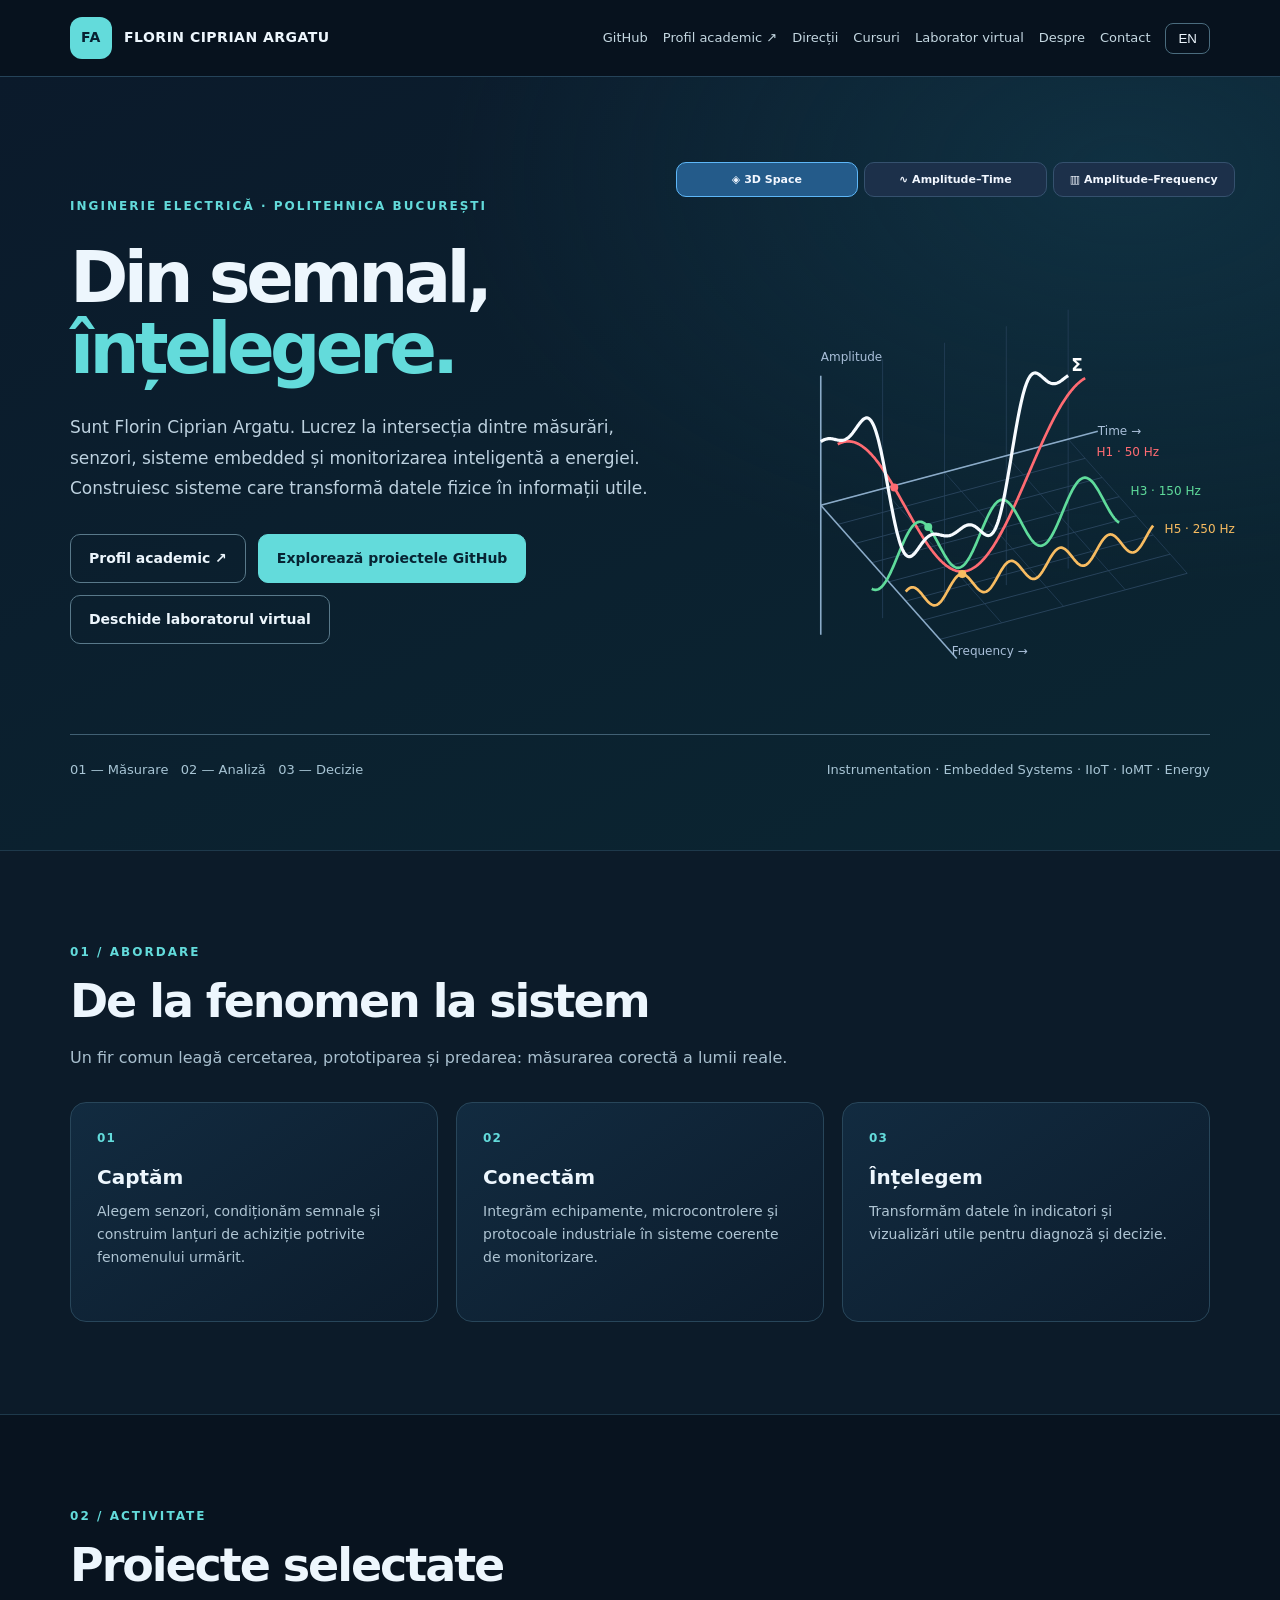
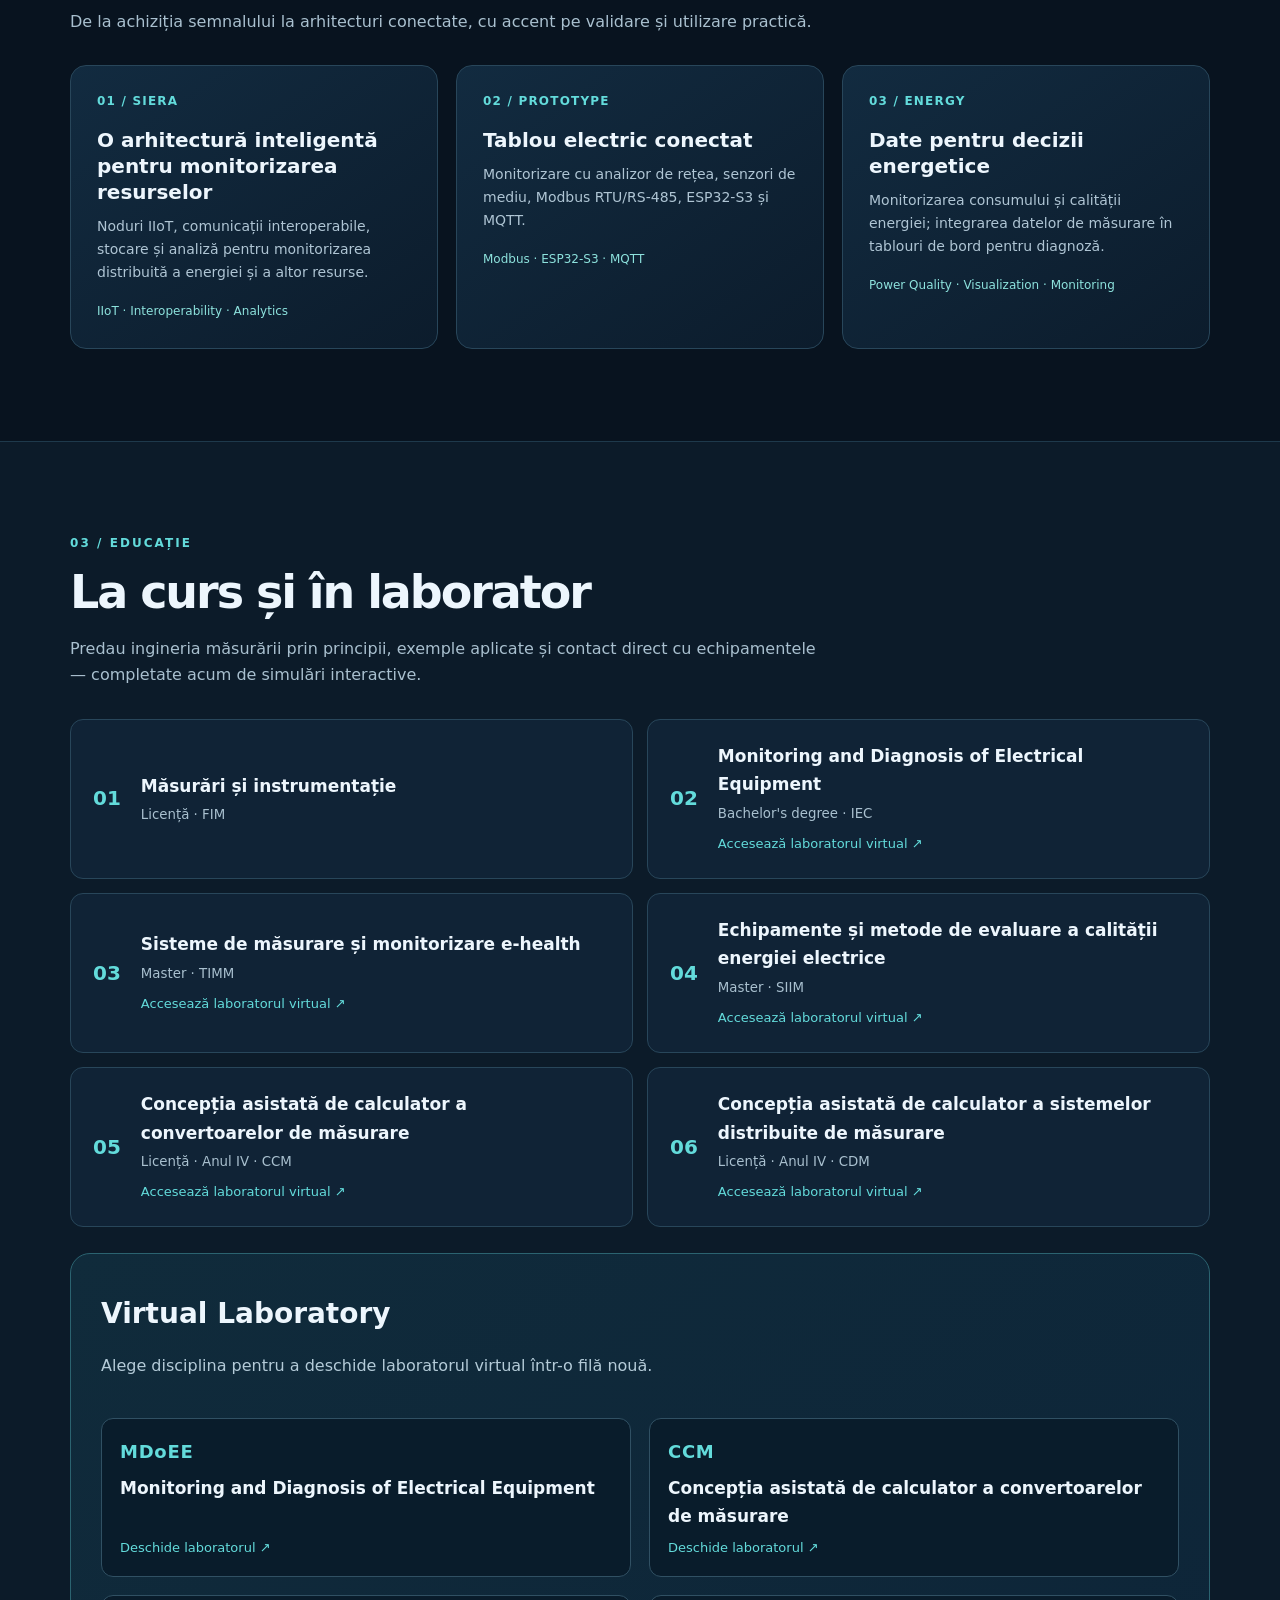
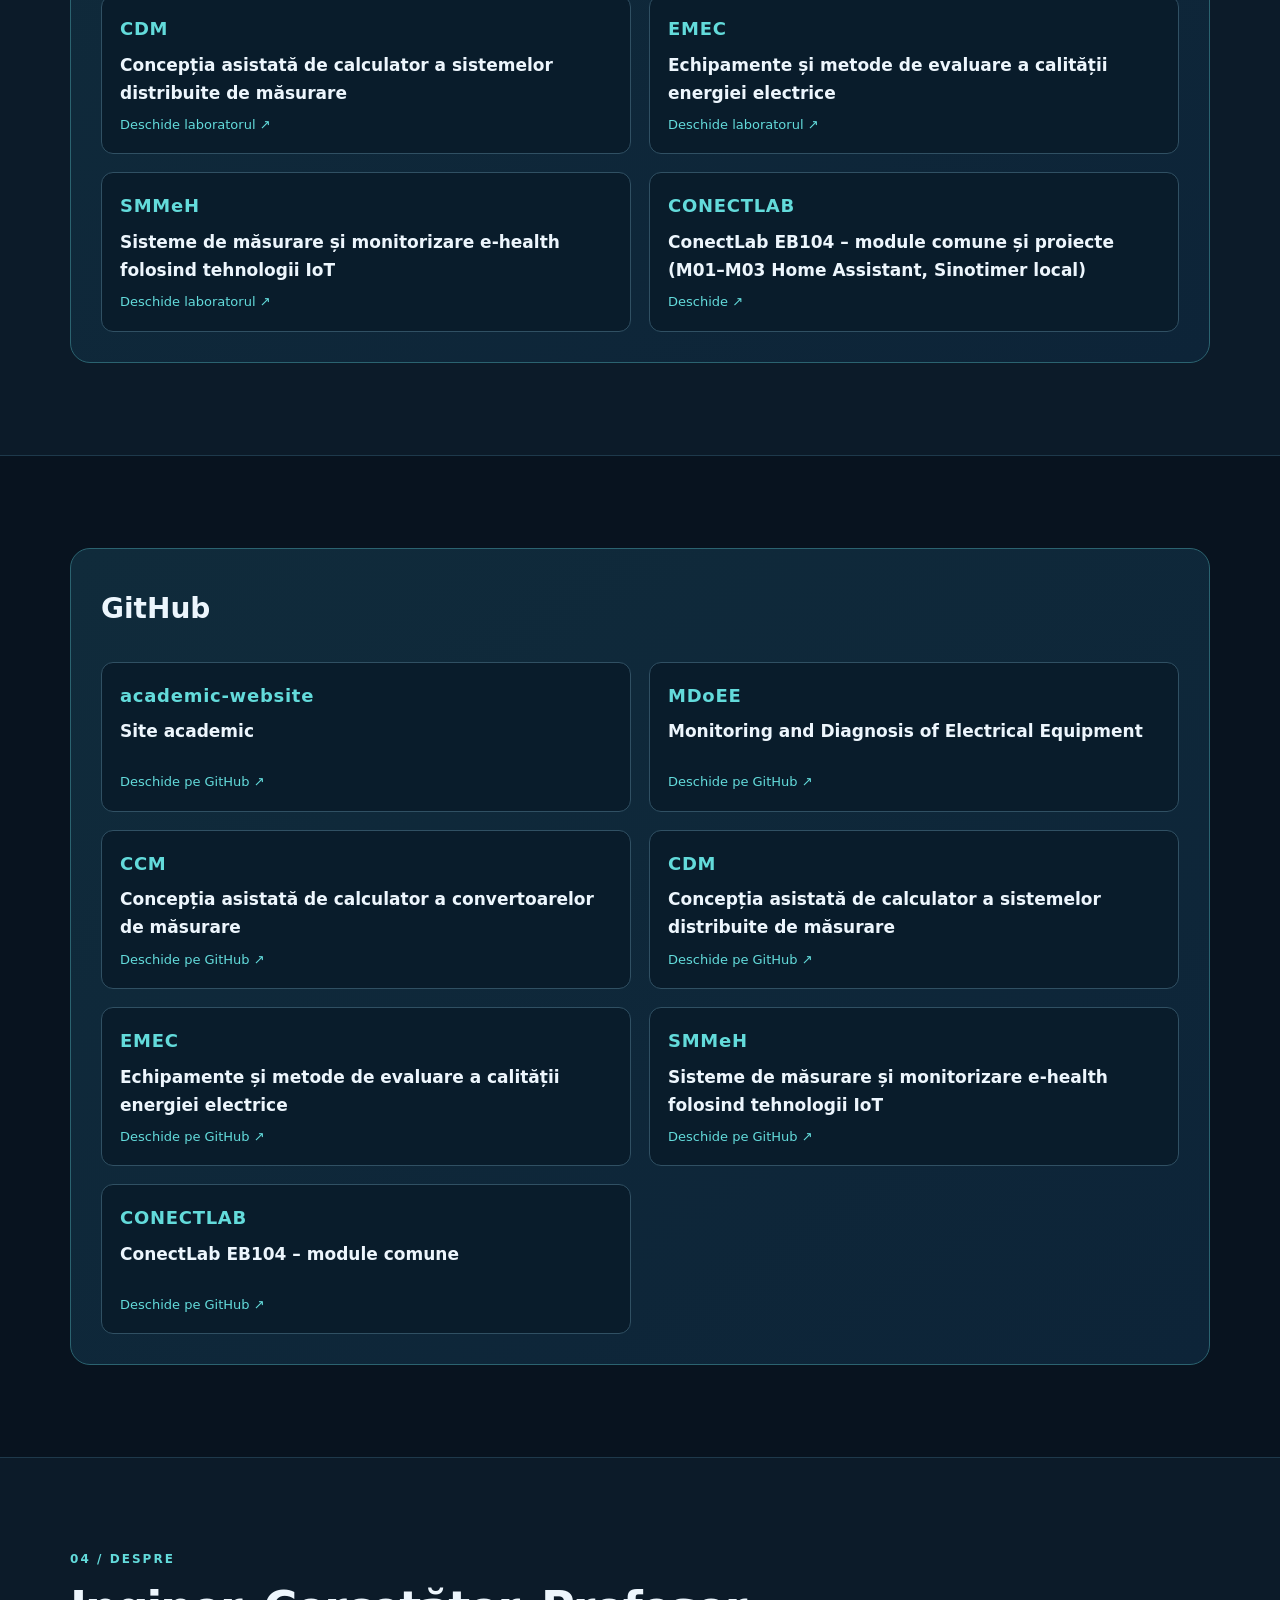
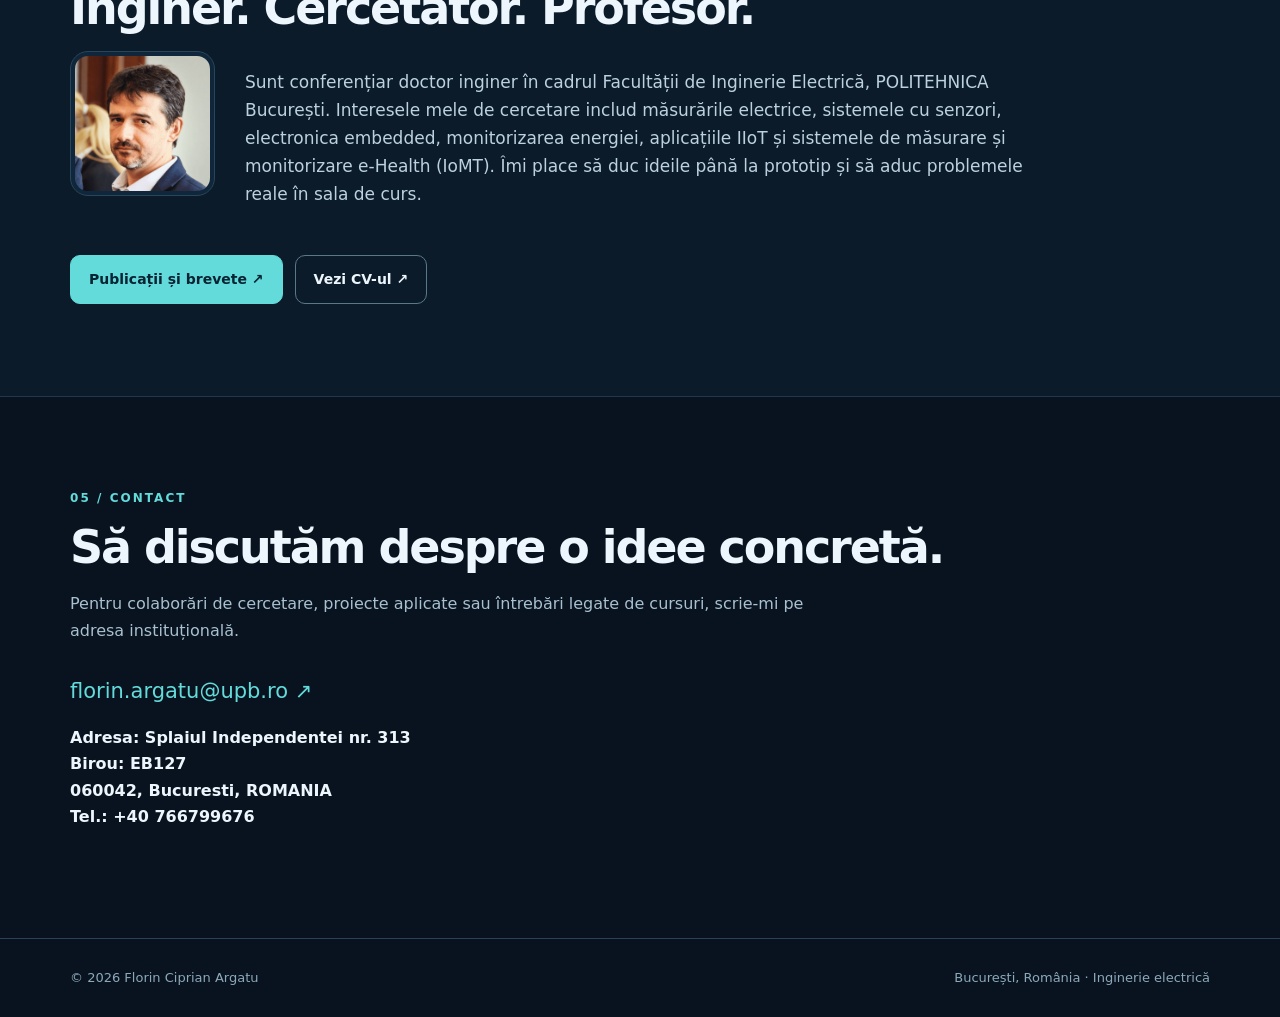
<file: index.html>
<!DOCTYPE html>
<html lang="ro"><head><meta charset="UTF-8"><meta name="viewport" content="width=device-width,initial-scale=1"><meta name="description" content="Florin Ciprian Argatu — inginerie electrică, cercetare, educație și laboratoare virtuale interactive."><title>Florin Ciprian Argatu — Inginerie, cercetare și proiecte</title>
<style>
:root{--bg:#08131f;--panel:#10263a;--panel2:#122b40;--line:#28465a;--ink:#edf6fd;--muted:#a9c0cf;--cyan:#63dbdb;--gold:#f5bc73}*{box-sizing:border-box}html{scroll-behavior:smooth}body{margin:0;background:var(--bg);color:var(--ink);font:16px/1.65 system-ui,-apple-system,Segoe UI,sans-serif}a{color:inherit;text-decoration:none}a:focus-visible,button:focus-visible{outline:3px solid var(--gold);outline-offset:3px}.container{width:min(1140px,calc(100% - 42px));margin:auto}header{position:sticky;top:0;background:#08131fe8;backdrop-filter:blur(16px);border-bottom:1px solid #254359;z-index:10}.nav{display:flex;align-items:center;justify-content:space-between;gap:18px;min-height:76px}.brand{display:flex;align-items:center;gap:12px;font-weight:760;letter-spacing:.035em;font-size:14px}.mark{display:grid;place-items:center;background:var(--cyan);color:#082132;width:42px;height:42px;border-radius:12px;font-weight:850}.links{display:flex;gap:22px;align-items:center;flex-wrap:wrap}.links a{font-size:14px;color:#c4d7e1}.links a:hover{color:var(--cyan)}button.lang{background:transparent;color:var(--ink);border:1px solid #4a6c7e;padding:7px 12px;border-radius:8px;cursor:pointer}.hero{padding:112px 0 115px;background:radial-gradient(ellipse at 88% 12%,#16475b70,transparent 43%),linear-gradient(155deg,#0b1a2b,#0b2632)}.eyebrow,.kicker{text-transform:uppercase;letter-spacing:.17em;font-size:12px;font-weight:750;color:var(--cyan)}h1{font-size:clamp(46px,7vw,86px);letter-spacing:-.065em;line-height:1.02;margin:26px 0;max-width:800px}h1 span{color:var(--cyan)}.lede{color:#bdd1df;max-width:695px;font-size:19px;line-height:1.8}.actions{display:flex;gap:12px;flex-wrap:wrap;margin-top:30px}.btn{display:inline-flex;align-items:center;justify-content:center;gap:8px;border-radius:10px;padding:12px 18px;font-size:14px;font-weight:730;background:var(--cyan);color:#072433;border:1px solid var(--cyan)}.btn.secondary{background:transparent;color:var(--ink);border-color:#59798a}.btn:hover{filter:brightness(1.1)}.hero-footer{border-top:1px solid #416073;margin-top:85px;padding-top:24px;display:flex;justify-content:space-between;flex-wrap:wrap;gap:16px;color:#a8c5d5;font-size:13px}.section{padding:92px 0;border-top:1px solid #1e394b}.section:nth-of-type(even){background:#0c1b29}h2{font-size:clamp(29px,4.5vw,46px);letter-spacing:-.045em;line-height:1.2;margin:11px 0 15px}.intro{color:var(--muted);max-width:760px;margin-bottom:30px}.grid{display:grid;grid-template-columns:repeat(3,minmax(0,1fr));gap:18px}.card{background:linear-gradient(145deg,var(--panel2),#0c1c2c);border:1px solid var(--line);border-radius:16px;padding:26px;min-height:220px}.card .num{font-size:12px;color:var(--cyan);font-weight:800;letter-spacing:.1em}.card h3{font-size:20px;margin:15px 0 10px;line-height:1.3}.card p{font-size:14px;color:#afc5d4;margin:0 0 18px}.tags{color:#8de2dd;font-size:12px}.courses{display:grid;grid-template-columns:1fr 1fr;gap:14px}.course{display:flex;align-items:center;gap:20px;background:#102336;border:1px solid var(--line);padding:22px;border-radius:13px}.course strong{font-size:17px}.course small{display:block;color:var(--muted);margin-top:4px}.course .index{color:var(--cyan);font-size:20px;font-weight:750}.course a{color:var(--cyan);font-size:13px;display:inline-block;margin-top:8px}.lab{background:linear-gradient(145deg,#102b3b,#0d2438);border:1px solid #2b6370;padding:30px;border-radius:20px;margin-top:26px}.lab-head{display:flex;justify-content:space-between;align-items:start;gap:20px;flex-wrap:wrap}.lab h3{font-size:28px;margin:7px 0 8px}.lab p{color:#b4cbd8;max-width:710px}.lessons{display:grid;grid-template-columns:1fr 1fr;gap:13px;margin-top:25px}.lesson{background:#091c2b;border:1px solid #305063;border-radius:12px;padding:18px;display:flex;flex-direction:column;gap:7px;min-height:150px}.lesson:hover{border-color:var(--cyan);transform:translateY(-1px)}.lesson span{font-size:11px;color:var(--cyan);font-weight:800;letter-spacing:.12em}.lesson strong{font-size:17px}.lesson small{color:#a8c0cd}.lesson em{font-style:normal;color:var(--cyan);font-size:13px;margin-top:auto}.about{max-width:840px;color:#bcd1df;font-size:17px}.contact-link{font-size:21px;color:var(--cyan);word-break:break-word}footer{padding:28px 0;color:#8da9b9;border-top:1px solid #284355;font-size:13px}footer .container{display:flex;justify-content:space-between;gap:15px;flex-wrap:wrap}@media(max-width:850px){.links{gap:12px}.grid{grid-template-columns:1fr 1fr}.hero{padding:80px 0}.section{padding:66px 0}}@media(max-width:620px){.nav{align-items:start;padding:13px 0;flex-direction:column}.links{gap:11px}.links a{font-size:12px}.grid,.courses,.lessons{grid-template-columns:1fr}.hero-footer{margin-top:50px}h1{font-size:51px}.lab{padding:18px}}
.project-link{display:block;transition:border-color .18s,transform .18s}.project-link:hover{border-color:var(--cyan);transform:translateY(-3px)}@media(prefers-reduced-motion:reduce){.project-link{transition:none}.project-link:hover{transform:none}}
.hero-grid{display:grid;grid-template-columns:minmax(0,1.1fr) minmax(0,1fr);align-items:center;gap:18px}.hero{padding-top:85px;padding-bottom:70px}.hero-copy h1{font-size:clamp(48px,5.5vw,72px)}.hero-copy .lede{font-size:17px}.hero-visual{min-width:0;margin-right:-25px}#hero-signal{display:block;width:100%;height:470px;cursor:grab;touch-action:pan-y;border-radius:16px}#hero-signal.dragging{cursor:grabbing;touch-action:none}#hero-signal:focus-visible{outline:2px solid var(--cyan);outline-offset:4px}.hero-footer{margin-top:55px}
@media(max-width:850px){.hero-grid{grid-template-columns:1fr}.hero-visual{margin:0 auto;width:min(100%,620px)}#hero-signal{height:420px}.hero-copy h1{font-size:clamp(48px,8vw,72px)}}@media(max-width:480px){#hero-signal{height:340px}.hero{padding-top:50px}.hero-footer{margin-top:25px}}
.signal-tabs{display:flex;gap:6px;margin-bottom:12px}.signal-tabs button{flex:1;min-width:0;padding:10px 4px;border:1px solid #35516e;border-radius:10px;background:#1c304a;color:#f2f7ff;font:650 11px system-ui;cursor:pointer}.signal-tabs button:hover{background:#294363}.signal-tabs button[aria-pressed="true"]{background:#245b8a;border-color:#5eb7f8}.signal-tabs button:focus-visible{outline:3px solid var(--gold);outline-offset:2px}#hero-signal[data-mode="time"],#hero-signal[data-mode="freq"]{cursor:default}
html{scroll-padding-top:105px}.links{gap:15px}.links a{font-size:13px}.section-title-row{display:flex;align-items:center;justify-content:space-between;gap:28px}.section-title-row h2{margin-bottom:16px}.section-title-row>.btn{flex-shrink:0}.repo-grid{grid-template-columns:repeat(2,minmax(0,1fr))}.repo-card{display:flex;flex-direction:column;min-height:260px}.repo-card h3{overflow-wrap:anywhere;font-size:25px;letter-spacing:-.03em}.repo-card p{max-width:470px}.repo-foot{margin-top:auto;display:flex;align-items:center;justify-content:space-between;gap:18px;flex-wrap:wrap}.repo-actions{display:flex;gap:16px;align-items:center;flex-wrap:wrap;font-size:13px}.repo-actions>a{color:var(--cyan);border-bottom:1px solid #386977}.repo-actions .repo-open{background:#63dbdb;color:#082132;padding:8px 11px;border:0;border-radius:7px;font-weight:700}.repo-status-row{display:flex;align-items:center;justify-content:space-between;gap:16px;margin-top:20px}.repo-status{font-size:12px;color:var(--muted);margin:0}.repo-refresh{background:transparent;border:1px solid var(--line);border-radius:8px;color:var(--cyan);font:inherit;font-size:12px;padding:9px 12px;cursor:pointer}.repo-refresh:disabled{opacity:.6;cursor:wait}.about-profile{display:grid;grid-template-columns:145px 1fr;gap:30px;align-items:start;max-width:1000px}.about-profile>img{width:145px;height:145px;object-fit:cover;transform:scaleX(-1);border-radius:18px;border:1px solid var(--line);padding:4px;background:var(--panel)}@media(max-width:850px){.nav{flex-wrap:wrap;padding-block:12px}.links{gap:12px}.about-profile{grid-template-columns:110px 1fr}.about-profile>img{width:110px;height:110px}}@media(max-width:620px){html{scroll-padding-top:160px}.repo-grid{grid-template-columns:1fr}.section-title-row{align-items:start;flex-direction:column;gap:8px;margin-bottom:20px}.repo-status-row{align-items:start;flex-direction:column}.about-profile{grid-template-columns:1fr}.about-profile>img{width:135px;height:135px}.repo-foot{align-items:start;flex-direction:column}.repo-card{min-height:240px}}@media(prefers-reduced-motion:reduce){html{scroll-behavior:auto}*{transition:none!important}}

.lab-options{display:grid;grid-template-columns:repeat(2,minmax(0,1fr));gap:18px;margin-top:22px}.lab-options .lesson{min-width:0;transition:border-color .2s,transform .2s}.lab-options .lesson:hover{border-color:var(--cyan);transform:translateY(-2px)}.lab-options .lesson:focus-visible{outline:2px solid var(--cyan);outline-offset:4px}.lab-options .lesson span{font-size:18px;letter-spacing:.04em}.lab-options .lesson strong{overflow-wrap:anywhere}@media(max-width:640px){.lab-options{grid-template-columns:1fr}}
</style><link rel="canonical" href="https://argatuflorin.github.io/"><meta name="theme-color" content="#08131f"></head><body>
<header><nav class="container nav"><a class="brand" href="#start"><span class="mark">FA</span><span>FLORIN CIPRIAN ARGATU</span></a><div class="links"><a href="#github">GitHub</a><a href="https://argatuflorin.github.io/academic-website/" data-ro="Profil academic ↗" data-en="Academic profile ↗">Profil academic ↗</a><a href="#directii" data-ro="Direcții" data-en="Focus">Direcții</a><a href="#cursuri" data-ro="Cursuri" data-en="Teaching">Cursuri</a><a href="#laborator" data-ro="Laborator virtual" data-en="Virtual lab">Laborator virtual</a><a href="#despre" data-ro="Despre" data-en="About">Despre</a><a href="#contact">Contact</a><button class="lang" id="language" aria-label="Change language">EN</button></div></nav></header>
<main><section class="hero" id="start"><div class="container"><div class="hero-grid"><div class="hero-copy"><div class="eyebrow" data-ro="Inginerie electrică · POLITEHNICA București" data-en="Electrical Engineering · POLITEHNICA Bucharest">Inginerie electrică · POLITEHNICA București</div><h1 data-ro="Din semnal,<br><span>înțelegere.</span>" data-en="From signal<br><span>to insight.</span>">Din semnal,<br><span>înțelegere.</span></h1><p class="lede" data-ro="Sunt Florin Ciprian Argatu. Lucrez la intersecția dintre măsurări, senzori, sisteme embedded și monitorizarea inteligentă a energiei. Construiesc sisteme care transformă datele fizice în informații utile." data-en="I am Florin Ciprian Argatu. My work connects measurement, sensors, embedded systems and intelligent energy monitoring. I build systems that turn physical data into useful information.">Sunt Florin Ciprian Argatu. Lucrez la intersecția dintre măsurări, senzori, sisteme embedded și monitorizarea inteligentă a energiei. Construiesc sisteme care transformă datele fizice în informații utile.</p><div class="actions"><a class="btn secondary" href="https://argatuflorin.github.io/academic-website/" data-ro="Profil academic ↗" data-en="Academic profile ↗">Profil academic ↗</a><a class="btn" href="#github" data-ro="Explorează proiectele GitHub" data-en="Explore GitHub projects">Explorează proiectele GitHub</a><a class="btn secondary" href="#laborator" data-ro="Deschide laboratorul virtual" data-en="Open virtual laboratory">Deschide laboratorul virtual</a></div></div><div class="hero-visual"><div class="signal-tabs" role="group" aria-label="Signal view"><button type="button" data-signal-mode="3d" aria-pressed="true">◈ 3D Space</button><button type="button" data-signal-mode="time" aria-pressed="false">∿ Amplitude–Time</button><button type="button" data-signal-mode="freq" aria-pressed="false">▥ Amplitude–Frequency</button></div><canvas id="hero-signal" tabindex="0" role="img" aria-label="Animated 3D signal synthesis: fundamental, third and fifth harmonics with their sum. Drag or use arrow keys to rotate."></canvas></div></div><div class="hero-footer"><span>01 — <span data-ro="Măsurare" data-en="Measurement">Măsurare</span> &nbsp; 02 — <span data-ro="Analiză" data-en="Analysis">Analiză</span> &nbsp; 03 — <span data-ro="Decizie" data-en="Decision">Decizie</span></span><span>Instrumentation · Embedded Systems · IIoT · IoMT · Energy</span></div></div></section>
<section class="section" id="directii"><div class="container"><div class="kicker">01 / <span data-ro="Abordare" data-en="Approach">Abordare</span></div><h2 data-ro="De la fenomen la sistem" data-en="From phenomenon to system">De la fenomen la sistem</h2><p class="intro" data-ro="Un fir comun leagă cercetarea, prototiparea și predarea: măsurarea corectă a lumii reale." data-en="Research, prototyping and teaching share the same foundation: measuring the real world correctly.">Un fir comun leagă cercetarea, prototiparea și predarea: măsurarea corectă a lumii reale.</p><div class="grid"><article class="card"><div class="num">01</div><h3 data-ro="Captăm" data-en="Acquire">Captăm</h3><p data-ro="Alegem senzori, condiționăm semnale și construim lanțuri de achiziție potrivite fenomenului urmărit." data-en="We choose sensors, condition signals and design acquisition chains suited to the phenomenon being studied.">Alegem senzori, condiționăm semnale și construim lanțuri de achiziție potrivite fenomenului urmărit.</p></article><article class="card"><div class="num">02</div><h3 data-ro="Conectăm" data-en="Connect">Conectăm</h3><p data-ro="Integrăm echipamente, microcontrolere și protocoale industriale în sisteme coerente de monitorizare." data-en="We integrate equipment, microcontrollers and industrial protocols into coherent monitoring systems.">Integrăm echipamente, microcontrolere și protocoale industriale în sisteme coerente de monitorizare.</p></article><article class="card"><div class="num">03</div><h3 data-ro="Înțelegem" data-en="Interpret">Înțelegem</h3><p data-ro="Transformăm datele în indicatori și vizualizări utile pentru diagnoză și decizie." data-en="We turn data into indicators and visualizations that support diagnostics and decisions.">Transformăm datele în indicatori și vizualizări utile pentru diagnoză și decizie.</p></article></div></div></section>
<section class="section" id="proiecte"><div class="container"><div class="kicker">02 / <span data-ro="Activitate" data-en="Research and projects">Activitate</span></div><h2 data-ro="Proiecte selectate" data-en="Selected projects">Proiecte selectate</h2><p class="intro" data-ro="De la achiziția semnalului la arhitecturi conectate, cu accent pe validare și utilizare practică." data-en="From signal acquisition to connected architectures, with an emphasis on validation and practical applications.">De la achiziția semnalului la arhitecturi conectate, cu accent pe validare și utilizare practică.</p><div class="grid"><a class="card project-link" href="https://home.eb104lab.ro/electrica/" target="_blank" rel="noopener noreferrer"><div class="num">01 / SIERA</div><h3 data-ro="O arhitectură inteligentă pentru monitorizarea resurselor" data-en="An intelligent resource-monitoring architecture">O arhitectură inteligentă pentru monitorizarea resurselor</h3><p data-ro="Noduri IIoT, comunicații interoperabile, stocare și analiză pentru monitorizarea distribuită a energiei și a altor resurse." data-en="IIoT nodes, interoperable communications, storage and analytics for distributed monitoring of energy and other resources.">Noduri IIoT, comunicații interoperabile, stocare și analiză pentru monitorizarea distribuită a energiei și a altor resurse.</p><div class="tags">IIoT · Interoperability · Analytics</div></a><a class="card project-link" href="https://home.eb104lab.ro/electrica/demo/#overview" target="_blank" rel="noopener noreferrer"><div class="num">02 / PROTOTYPE</div><h3 data-ro="Tablou electric conectat" data-en="Connected electrical panel">Tablou electric conectat</h3><p data-ro="Monitorizare cu analizor de rețea, senzori de mediu, Modbus RTU/RS-485, ESP32-S3 și MQTT." data-en="Monitoring with a power-quality analyzer, environmental sensors, Modbus RTU/RS-485, ESP32-S3 and MQTT.">Monitorizare cu analizor de rețea, senzori de mediu, Modbus RTU/RS-485, ESP32-S3 și MQTT.</p><div class="tags">Modbus · ESP32-S3 · MQTT</div></a><a class="card project-link" href="https://home.eb104lab.ro/electrica/demo/#analytics" target="_blank" rel="noopener noreferrer"><div class="num">03 / ENERGY</div><h3 data-ro="Date pentru decizii energetice" data-en="Data for energy decisions">Date pentru decizii energetice</h3><p data-ro="Monitorizarea consumului și calității energiei; integrarea datelor de măsurare în tablouri de bord pentru diagnoză." data-en="Consumption and power-quality monitoring; integration of measurement data into dashboards for diagnostics.">Monitorizarea consumului și calității energiei; integrarea datelor de măsurare în tablouri de bord pentru diagnoză.</p><div class="tags">Power Quality · Visualization · Monitoring</div></a></div></div></section>
<section class="section" id="cursuri"><div class="container"><div class="kicker">03 / <span data-ro="Educație" data-en="Education">Educație</span></div><h2 data-ro="La curs și în laborator" data-en="Teaching and laboratory">La curs și în laborator</h2><p class="intro" data-ro="Predau ingineria măsurării prin principii, exemple aplicate și contact direct cu echipamentele — completate acum de simulări interactive." data-en="I teach measurement engineering through principles, practical examples and hands-on equipment, now complemented by interactive simulations.">Predau ingineria măsurării prin principii, exemple aplicate și contact direct cu echipamentele — completate acum de simulări interactive.</p><div class="courses"><div class="course"><span class="index">01</span><div><strong data-ro="Măsurări și instrumentație" data-en="Measurements and Instrumentation">Măsurări și instrumentație</strong><small data-ro="Licență · FIM" data-en="Bachelor's degree · FIM">Licență · FIM</small></div></div><div class="course"><span class="index">02</span><div><strong>Monitoring and Diagnosis of Electrical Equipment</strong><small>Bachelor's degree · IEC</small><a href="https://argatuflorin.github.io/MDoEE/" target="_blank" rel="noopener noreferrer" data-ro="Accesează laboratorul virtual ↗" data-en="Explore the virtual laboratory ↗">Accesează laboratorul virtual ↗</a></div></div><div class="course"><span class="index">03</span><div><strong data-ro="Sisteme de măsurare și monitorizare e-health" data-en="e-Health Measurement and Monitoring Systems">Sisteme de măsurare și monitorizare e-health</strong><small data-ro="Master · TIMM" data-en="Master's degree · TIMM">Master · TIMM</small><a href="https://argatuflorin.github.io/SMMeH/" target="_blank" rel="noopener noreferrer" data-ro="Accesează laboratorul virtual ↗" data-en="Explore the virtual laboratory ↗">Accesează laboratorul virtual ↗</a></div></div><div class="course"><span class="index">04</span><div><strong data-ro="Echipamente și metode de evaluare a calității energiei electrice" data-en="Equipment and Methods for Power Quality Assessment">Echipamente și metode de evaluare a calității energiei electrice</strong><small data-ro="Master · SIIM" data-en="Master's degree · SIIM">Master · SIIM</small><a href="https://argatuflorin.github.io/EMEC/" target="_blank" rel="noopener noreferrer" data-ro="Accesează laboratorul virtual ↗" data-en="Explore the virtual laboratory ↗">Accesează laboratorul virtual ↗</a></div></div><div class="course"><span class="index">05</span><div><strong data-ro="Concepția asistată de calculator a convertoarelor de măsurare" data-en="Computer-Aided Design of Measurement Converters">Concepția asistată de calculator a convertoarelor de măsurare</strong><small data-ro="Licență · Anul IV · CCM" data-en="Bachelor's degree · Year IV · CCM">Licență · Anul IV · CCM</small><a href="https://argatuflorin.github.io/CCM/" target="_blank" rel="noopener noreferrer" data-ro="Accesează laboratorul virtual ↗" data-en="Explore the virtual laboratory ↗">Accesează laboratorul virtual ↗</a></div></div><div class="course"><span class="index">06</span><div><strong data-ro="Concepția asistată de calculator a sistemelor distribuite de măsurare" data-en="Computer-Aided Design of Distributed Measurement Systems">Concepția asistată de calculator a sistemelor distribuite de măsurare</strong><small data-ro="Licență · Anul IV · CDM" data-en="Bachelor's degree · Year IV · CDM">Licență · Anul IV · CDM</small><a href="https://argatuflorin.github.io/CDM/" target="_blank" rel="noopener noreferrer" data-ro="Accesează laboratorul virtual ↗" data-en="Explore the virtual laboratory ↗">Accesează laboratorul virtual ↗</a></div></div></div>
<div class="lab" id="laborator">
<div class="lab-head"><div><h3>Virtual Laboratory</h3><p data-ro="Alege disciplina pentru a deschide laboratorul virtual într-o filă nouă." data-en="Choose a course to open its virtual laboratory in a new tab.">Alege disciplina pentru a deschide laboratorul virtual într-o filă nouă.</p></div></div>
<div class="lab-options">
<a class="lesson" href="https://argatuflorin.github.io/MDoEE/" target="_blank" rel="noopener noreferrer"><span>MDoEE</span><strong>Monitoring and Diagnosis of Electrical Equipment</strong><em data-ro="Deschide laboratorul ↗" data-en="Open laboratory ↗">Deschide laboratorul ↗</em></a>
<a class="lesson" href="https://argatuflorin.github.io/CCM/" target="_blank" rel="noopener noreferrer"><span>CCM</span><strong data-ro="Concepția asistată de calculator a convertoarelor de măsurare" data-en="Computer-Aided Design of Measurement Converters">Concepția asistată de calculator a convertoarelor de măsurare</strong><em data-ro="Deschide laboratorul ↗" data-en="Open laboratory ↗">Deschide laboratorul ↗</em></a>
<a class="lesson" href="https://argatuflorin.github.io/CDM/" target="_blank" rel="noopener noreferrer"><span>CDM</span><strong data-ro="Concepția asistată de calculator a sistemelor distribuite de măsurare" data-en="Computer-Aided Design of Distributed Measurement Systems">Concepția asistată de calculator a sistemelor distribuite de măsurare</strong><em data-ro="Deschide laboratorul ↗" data-en="Open laboratory ↗">Deschide laboratorul ↗</em></a>
<a class="lesson" href="https://argatuflorin.github.io/EMEC/" target="_blank" rel="noopener noreferrer"><span>EMEC</span><strong data-ro="Echipamente și metode de evaluare a calității energiei electrice" data-en="Equipment and Methods for Power Quality Assessment">Echipamente și metode de evaluare a calității energiei electrice</strong><em data-ro="Deschide laboratorul ↗" data-en="Open laboratory ↗">Deschide laboratorul ↗</em></a>
<a class="lesson" href="https://argatuflorin.github.io/SMMeH/" target="_blank" rel="noopener noreferrer"><span>SMMeH</span><strong data-ro="Sisteme de măsurare și monitorizare e-health folosind tehnologii IoT" data-en="E-health Measurement and Monitoring Systems Using IoT Technologies">Sisteme de măsurare și monitorizare e-health folosind tehnologii IoT</strong><em data-ro="Deschide laboratorul ↗" data-en="Open laboratory ↗">Deschide laboratorul ↗</em></a>
<a class="lesson" href="https://argatuflorin.github.io/CONECTLAB/" target="_blank" rel="noopener noreferrer"><span>CONECTLAB</span><strong data-ro="ConectLab EB104 – module comune și proiecte (M01–M03 Home Assistant, Sinotimer local)" data-en="ConectLab EB104 – shared modules and projects (M01–M03 Home Assistant, local Sinotimer)">ConectLab EB104 – module comune și proiecte (M01–M03 Home Assistant, Sinotimer local)</strong><em data-ro="Deschide ↗" data-en="Open ↗">Deschide ↗</em></a>

</div></div></div></section>
<section class="section" id="github"><div class="container"><div class="lab" style="margin-top:0"><div class="lab-head"><div><h3>GitHub</h3></div></div><div class="lab-options">
<a class="lesson" href="https://github.com/argatuflorin/academic-website" target="_blank" rel="noopener noreferrer"><span>academic-website</span><strong data-ro="Site academic" data-en="Academic website">Site academic</strong><em data-ro="Deschide pe GitHub ↗" data-en="Open on GitHub ↗">Deschide pe GitHub ↗</em></a>
<a class="lesson" href="https://github.com/argatuflorin/MDoEE" target="_blank" rel="noopener noreferrer"><span>MDoEE</span><strong>Monitoring and Diagnosis of Electrical Equipment</strong><em data-ro="Deschide pe GitHub ↗" data-en="Open on GitHub ↗">Deschide pe GitHub ↗</em></a>
<a class="lesson" href="https://github.com/argatuflorin/CCM" target="_blank" rel="noopener noreferrer"><span>CCM</span><strong data-ro="Concepția asistată de calculator a convertoarelor de măsurare" data-en="Computer-Aided Design of Measurement Converters">Concepția asistată de calculator a convertoarelor de măsurare</strong><em data-ro="Deschide pe GitHub ↗" data-en="Open on GitHub ↗">Deschide pe GitHub ↗</em></a>
<a class="lesson" href="https://github.com/argatuflorin/CDM" target="_blank" rel="noopener noreferrer"><span>CDM</span><strong data-ro="Concepția asistată de calculator a sistemelor distribuite de măsurare" data-en="Computer-Aided Design of Distributed Measurement Systems">Concepția asistată de calculator a sistemelor distribuite de măsurare</strong><em data-ro="Deschide pe GitHub ↗" data-en="Open on GitHub ↗">Deschide pe GitHub ↗</em></a>
<a class="lesson" href="https://github.com/argatuflorin/EMEC" target="_blank" rel="noopener noreferrer"><span>EMEC</span><strong data-ro="Echipamente și metode de evaluare a calității energiei electrice" data-en="Equipment and Methods for Power Quality Assessment">Echipamente și metode de evaluare a calității energiei electrice</strong><em data-ro="Deschide pe GitHub ↗" data-en="Open on GitHub ↗">Deschide pe GitHub ↗</em></a>
<a class="lesson" href="https://github.com/argatuflorin/SMMeH" target="_blank" rel="noopener noreferrer"><span>SMMeH</span><strong data-ro="Sisteme de măsurare și monitorizare e-health folosind tehnologii IoT" data-en="E-health Measurement and Monitoring Systems Using IoT Technologies">Sisteme de măsurare și monitorizare e-health folosind tehnologii IoT</strong><em data-ro="Deschide pe GitHub ↗" data-en="Open on GitHub ↗">Deschide pe GitHub ↗</em></a>
<a class="lesson" href="https://github.com/argatuflorin/CONECTLAB" target="_blank" rel="noopener noreferrer"><span>CONECTLAB</span><strong data-ro="ConectLab EB104 – module comune" data-en="ConectLab EB104 – shared modules">ConectLab EB104 – module comune</strong><em data-ro="Deschide pe GitHub ↗" data-en="Open on GitHub ↗">Deschide pe GitHub ↗</em></a>

</div></div></div></section>
<section class="section" id="despre"><div class="container"><div class="kicker">04 / <span data-ro="Despre" data-en="About">Despre</span></div><h2 data-ro="Inginer. Cercetător. Profesor." data-en="Engineer. Researcher. Educator.">Inginer. Cercetător. Profesor.</h2><div class="about-profile"><img src="assets/portrait.png" width="160" height="160" loading="lazy" alt="Florin Ciprian Argatu"><p class="about" data-ro="Sunt conferențiar doctor inginer în cadrul Facultății de Inginerie Electrică, POLITEHNICA București. Interesele mele de cercetare includ măsurările electrice, sistemele cu senzori, electronica embedded, monitorizarea energiei, aplicațiile IIoT și sistemele de măsurare și monitorizare e-Health (IoMT). Îmi place să duc ideile până la prototip și să aduc problemele reale în sala de curs." data-en="I am an associate professor at the Faculty of Electrical Engineering, POLITEHNICA Bucharest. My research interests include electrical measurements, sensor systems, embedded electronics, energy monitoring, IIoT applications and e-Health measurement and monitoring systems (IoMT). I enjoy turning ideas into working prototypes and bringing real engineering problems into the classroom.">Sunt conferențiar doctor inginer în cadrul Facultății de Inginerie Electrică, POLITEHNICA București. Interesele mele de cercetare includ măsurările electrice, sistemele cu senzori, electronica embedded, monitorizarea energiei, aplicațiile IIoT și sistemele de măsurare și monitorizare e-Health (IoMT). Îmi place să duc ideile până la prototip și să aduc problemele reale în sala de curs.</p></div><div class="actions"><a class="btn" href="https://argatuflorin.github.io/academic-website/publications.html" data-ro="Publicații și brevete ↗" data-en="Publications and patents ↗">Publicații și brevete ↗</a><a class="btn secondary" href="https://argatuflorin.github.io/academic-website/cv.html" target="_blank" rel="noopener noreferrer" data-ro="Vezi CV-ul ↗" data-en="View CV ↗">Vezi CV-ul ↗</a></div></div></section>
<section class="section" id="contact"><div class="container"><div class="kicker">05 / Contact</div><h2 data-ro="Să discutăm despre o idee concretă." data-en="Let's discuss a concrete idea.">Să discutăm despre o idee concretă.</h2><p class="intro" data-ro="Pentru colaborări de cercetare, proiecte aplicate sau întrebări legate de cursuri, scrie-mi pe adresa instituțională." data-en="For research collaboration, applied projects or course-related questions, write to my institutional email address.">Pentru colaborări de cercetare, proiecte aplicate sau întrebări legate de cursuri, scrie-mi pe adresa instituțională.</p><a class="contact-link" href="mailto:florin.argatu@upb.ro">florin.argatu@upb.ro ↗</a><p class="contact-details"><strong>Adresa: Splaiul Independentei nr. 313<br>Birou: EB127<br>060042, Bucuresti, ROMANIA<br>Tel.: <a href="tel:+40766799676">+40 766799676</a></strong></p></div></section></main><footer><div class="container"><span>© 2026 Florin Ciprian Argatu</span><span data-ro="București, România · Inginerie electrică" data-en="Bucharest, Romania · Electrical Engineering">București, România · Inginerie electrică</span></div></footer>
<script>let en=false;document.getElementById('language').addEventListener('click',()=>{en=!en;document.documentElement.lang=en?'en':'ro';document.querySelectorAll('[data-ro][data-en]').forEach(el=>el.innerHTML=el.getAttribute(en?'data-en':'data-ro'));document.getElementById('language').textContent=en?'RO':'EN';});</script><script src="hero-signal.js?v=smooth-transition-1" defer></script></body></html>
</file>
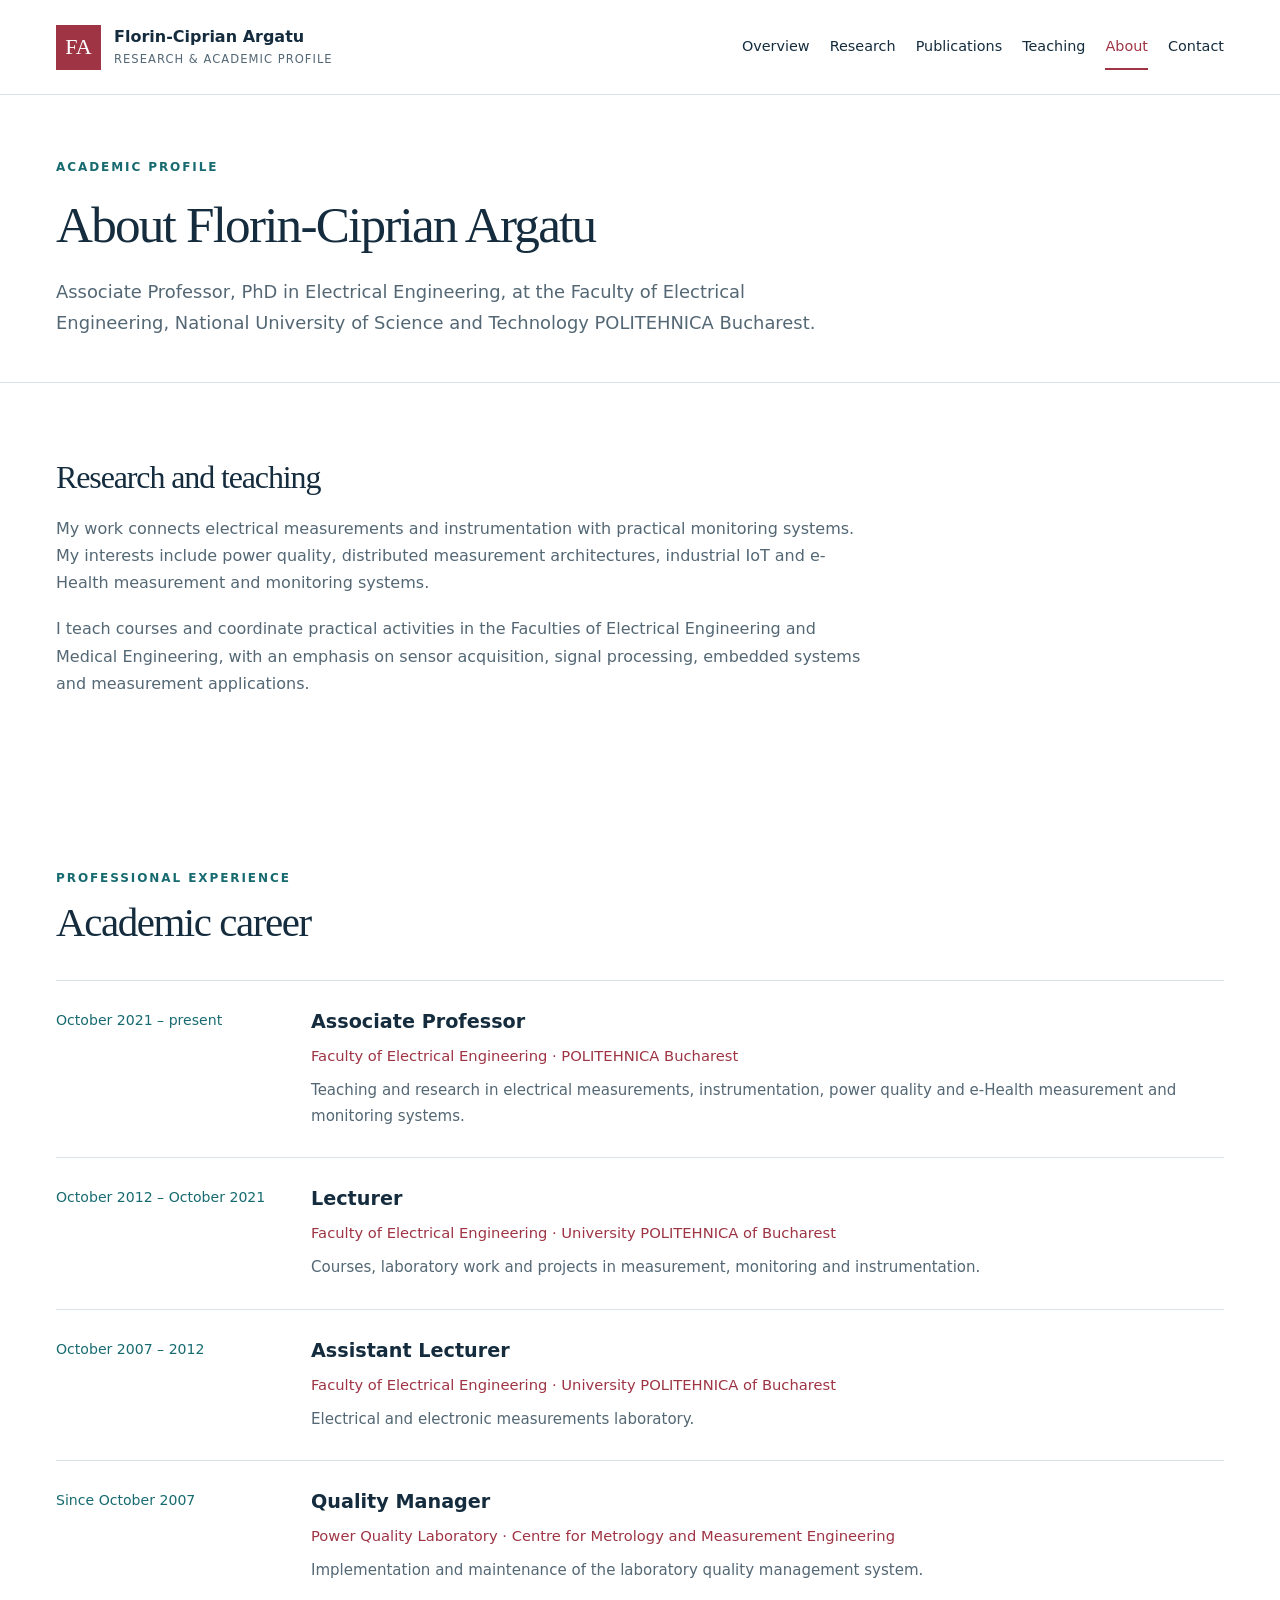
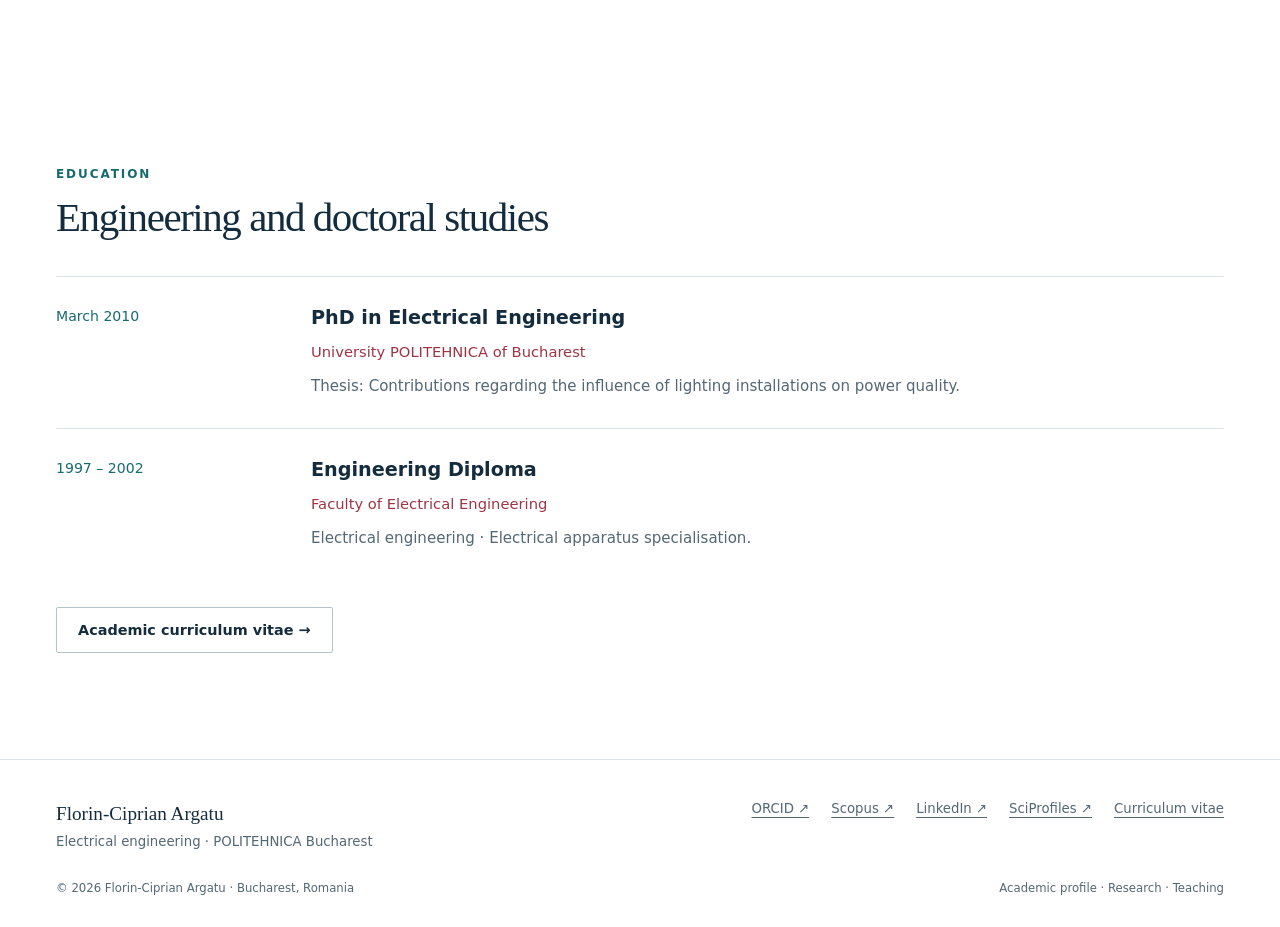
<file: about.html>
<!doctype html><html lang="en-GB"><head><meta charset="utf-8"><meta name="viewport" content="width=device-width,initial-scale=1"><meta name="robots" content="index,follow"><meta name="description" content="Academic profile of Florin-Ciprian Argatu, Associate Professor in Electrical Engineering: measurements, power quality, IIoT and e-Health monitoring."><title>About | Florin-Ciprian Argatu</title><link rel="icon" type="image/svg+xml" href="assets/favicon.svg"><link rel="stylesheet" href="styles.css"><script defer src="app.js"></script></head><body><a class="skip" href="#main">Skip to content</a><header class="header"><div class="wrap header-inner"><a class="brand" href="index.html"><span class="monogram">FA</span><span class="brand-name">Florin-Ciprian Argatu<small>Research &amp; academic profile</small></span></a><button class="menu-toggle" aria-expanded="false" aria-controls="navigation">Menu</button><nav id="navigation" class="nav" aria-label="Main navigation"><a href="index.html">Overview</a><a href="research.html">Research</a><a href="publications.html">Publications</a><a href="teaching.html">Teaching</a><a href="about.html" aria-current="page">About</a><a href="contact.html">Contact</a></nav></div></header><main id="main"><section class="page-intro"><div class="wrap"><p class="eyebrow">Academic profile</p><h1>About Florin-Ciprian Argatu</h1><p class="lead">Associate Professor, PhD in Electrical Engineering, at the Faculty of Electrical Engineering, National University of Science and Technology POLITEHNICA Bucharest.</p></div></section><section class="section wrap"><div class="prose"><h2>Research and teaching</h2><p>My work connects electrical measurements and instrumentation with practical monitoring systems. My interests include power quality, distributed measurement architectures, industrial IoT and e-Health measurement and monitoring systems.</p><p>I teach courses and coordinate practical activities in the Faculties of Electrical Engineering and Medical Engineering, with an emphasis on sensor acquisition, signal processing, embedded systems and measurement applications.</p></div></section><section class="section wrap"><div class="section-head"><div><p class="eyebrow">Professional experience</p><h2>Academic career</h2></div></div><article class="timeline-row"><div class="date">October 2021 – present</div><div><h3>Associate Professor</h3><p class="org">Faculty of Electrical Engineering · POLITEHNICA Bucharest</p><p>Teaching and research in electrical measurements, instrumentation, power quality and e-Health measurement and monitoring systems.</p></div></article><article class="timeline-row"><div class="date">October 2012 – October 2021</div><div><h3>Lecturer</h3><p class="org">Faculty of Electrical Engineering · University POLITEHNICA of Bucharest</p><p>Courses, laboratory work and projects in measurement, monitoring and instrumentation.</p></div></article><article class="timeline-row"><div class="date">October 2007 – 2012</div><div><h3>Assistant Lecturer</h3><p class="org">Faculty of Electrical Engineering · University POLITEHNICA of Bucharest</p><p>Electrical and electronic measurements laboratory.</p></div></article><article class="timeline-row"><div class="date">Since October 2007</div><div><h3>Quality Manager</h3><p class="org">Power Quality Laboratory · Centre for Metrology and Measurement Engineering</p><p>Implementation and maintenance of the laboratory quality management system.</p></div></article></section><section class="section wrap"><div class="section-head"><div><p class="eyebrow">Education</p><h2>Engineering and doctoral studies</h2></div></div><article class="timeline-row"><div class="date">March 2010</div><div><h3>PhD in Electrical Engineering</h3><p class="org">University POLITEHNICA of Bucharest</p><p>Thesis: Contributions regarding the influence of lighting installations on power quality.</p></div></article><article class="timeline-row"><div class="date">1997 – 2002</div><div><h3>Engineering Diploma</h3><p class="org">Faculty of Electrical Engineering</p><p>Electrical engineering · Electrical apparatus specialisation.</p></div></article><div class="buttons"><a href="cv.html" class="button secondary">Academic curriculum vitae →</a></div></section></main><footer class="footer"><div class="wrap"><div class="footer-top"><div><strong>Florin-Ciprian Argatu</strong><br>Electrical engineering · POLITEHNICA Bucharest</div><nav aria-label="Academic profiles"><a href="https://orcid.org/0000-0003-0606-6273">ORCID ↗</a><a href="https://www.scopus.com/authid/detail.uri?authorId=57209171268">Scopus ↗</a><a href="https://www.linkedin.com/in/florin-ciprian-argatu-b13647b3/">LinkedIn ↗</a><a href="https://sciprofiles.com/profile/argatuflorinciprian">SciProfiles ↗</a><a href="cv.html">Curriculum vitae</a></nav></div><div class="footer-bottom"><span>© 2026 Florin-Ciprian Argatu · Bucharest, Romania</span><span>Academic profile · Research · Teaching</span></div></div></footer></body></html>
</file>
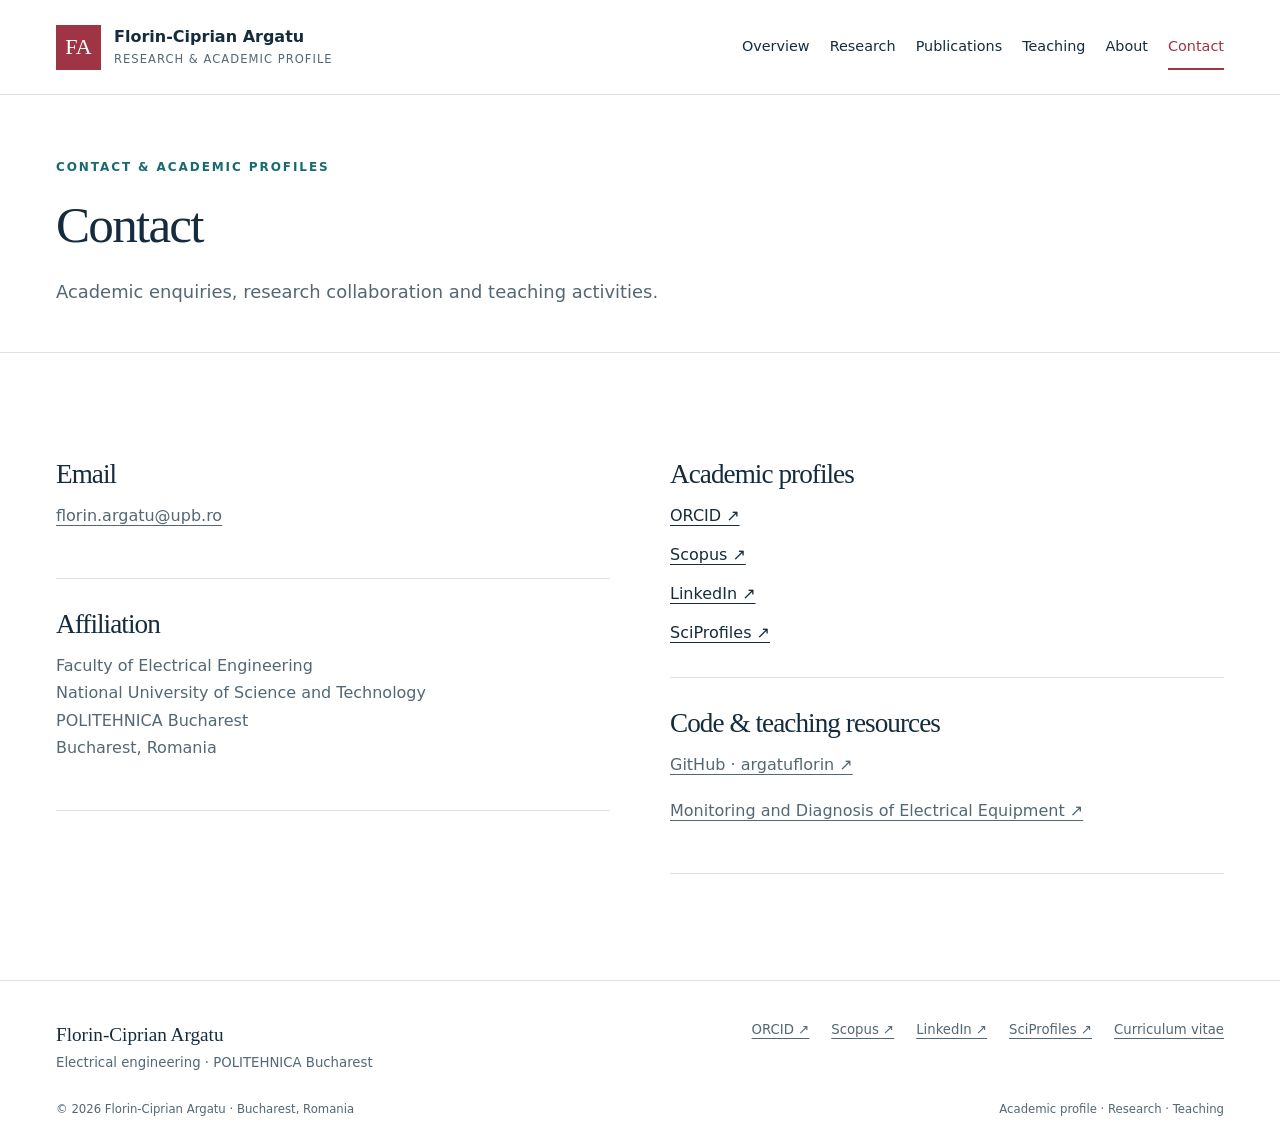
<file: contact.html>
<!doctype html><html lang="en-GB"><head><meta charset="utf-8"><meta name="viewport" content="width=device-width,initial-scale=1"><meta name="robots" content="index,follow"><meta name="description" content="Academic profile of Florin-Ciprian Argatu, Associate Professor in Electrical Engineering: measurements, power quality, IIoT and e-Health monitoring."><title>Contact | Florin-Ciprian Argatu</title><link rel="icon" type="image/svg+xml" href="assets/favicon.svg"><link rel="stylesheet" href="styles.css"><script defer src="app.js"></script></head><body><a class="skip" href="#main">Skip to content</a><header class="header"><div class="wrap header-inner"><a class="brand" href="index.html"><span class="monogram">FA</span><span class="brand-name">Florin-Ciprian Argatu<small>Research &amp; academic profile</small></span></a><button class="menu-toggle" aria-expanded="false" aria-controls="navigation">Menu</button><nav id="navigation" class="nav" aria-label="Main navigation"><a href="index.html">Overview</a><a href="research.html">Research</a><a href="publications.html">Publications</a><a href="teaching.html">Teaching</a><a href="about.html">About</a><a href="contact.html" aria-current="page">Contact</a></nav></div></header><main id="main"><section class="page-intro"><div class="wrap"><p class="eyebrow">Contact &amp; academic profiles</p><h1>Contact</h1><p class="lead">Academic enquiries, research collaboration and teaching activities.</p></div></section><section class="section wrap contact-grid"><div><article class="contact-card"><h2>Email</h2><p><a href="mailto:florin.argatu@upb.ro">florin.argatu@upb.ro</a></p></article><article class="contact-card"><h2>Affiliation</h2><p>Faculty of Electrical Engineering<br>National University of Science and Technology<br>POLITEHNICA Bucharest<br>Bucharest, Romania</p></article></div><div><article class="contact-card"><h2>Academic profiles</h2><div class="contact-profiles"><a href="https://orcid.org/0000-0003-0606-6273">ORCID ↗</a><a href="https://www.scopus.com/authid/detail.uri?authorId=57209171268">Scopus ↗</a><a href="https://www.linkedin.com/in/florin-ciprian-argatu-b13647b3/">LinkedIn ↗</a><a href="https://sciprofiles.com/profile/argatuflorinciprian">SciProfiles ↗</a></div></article><article class="contact-card"><h2>Code &amp; teaching resources</h2><p><a href="https://github.com/argatuflorin">GitHub · argatuflorin ↗</a></p><p><a href="https://argatuflorin.github.io/MDoEE/">Monitoring and Diagnosis of Electrical Equipment ↗</a></p></article></div></section></main><footer class="footer"><div class="wrap"><div class="footer-top"><div><strong>Florin-Ciprian Argatu</strong><br>Electrical engineering · POLITEHNICA Bucharest</div><nav aria-label="Academic profiles"><a href="https://orcid.org/0000-0003-0606-6273">ORCID ↗</a><a href="https://www.scopus.com/authid/detail.uri?authorId=57209171268">Scopus ↗</a><a href="https://www.linkedin.com/in/florin-ciprian-argatu-b13647b3/">LinkedIn ↗</a><a href="https://sciprofiles.com/profile/argatuflorinciprian">SciProfiles ↗</a><a href="cv.html">Curriculum vitae</a></nav></div><div class="footer-bottom"><span>© 2026 Florin-Ciprian Argatu · Bucharest, Romania</span><span>Academic profile · Research · Teaching</span></div></div></footer></body></html>
</file>
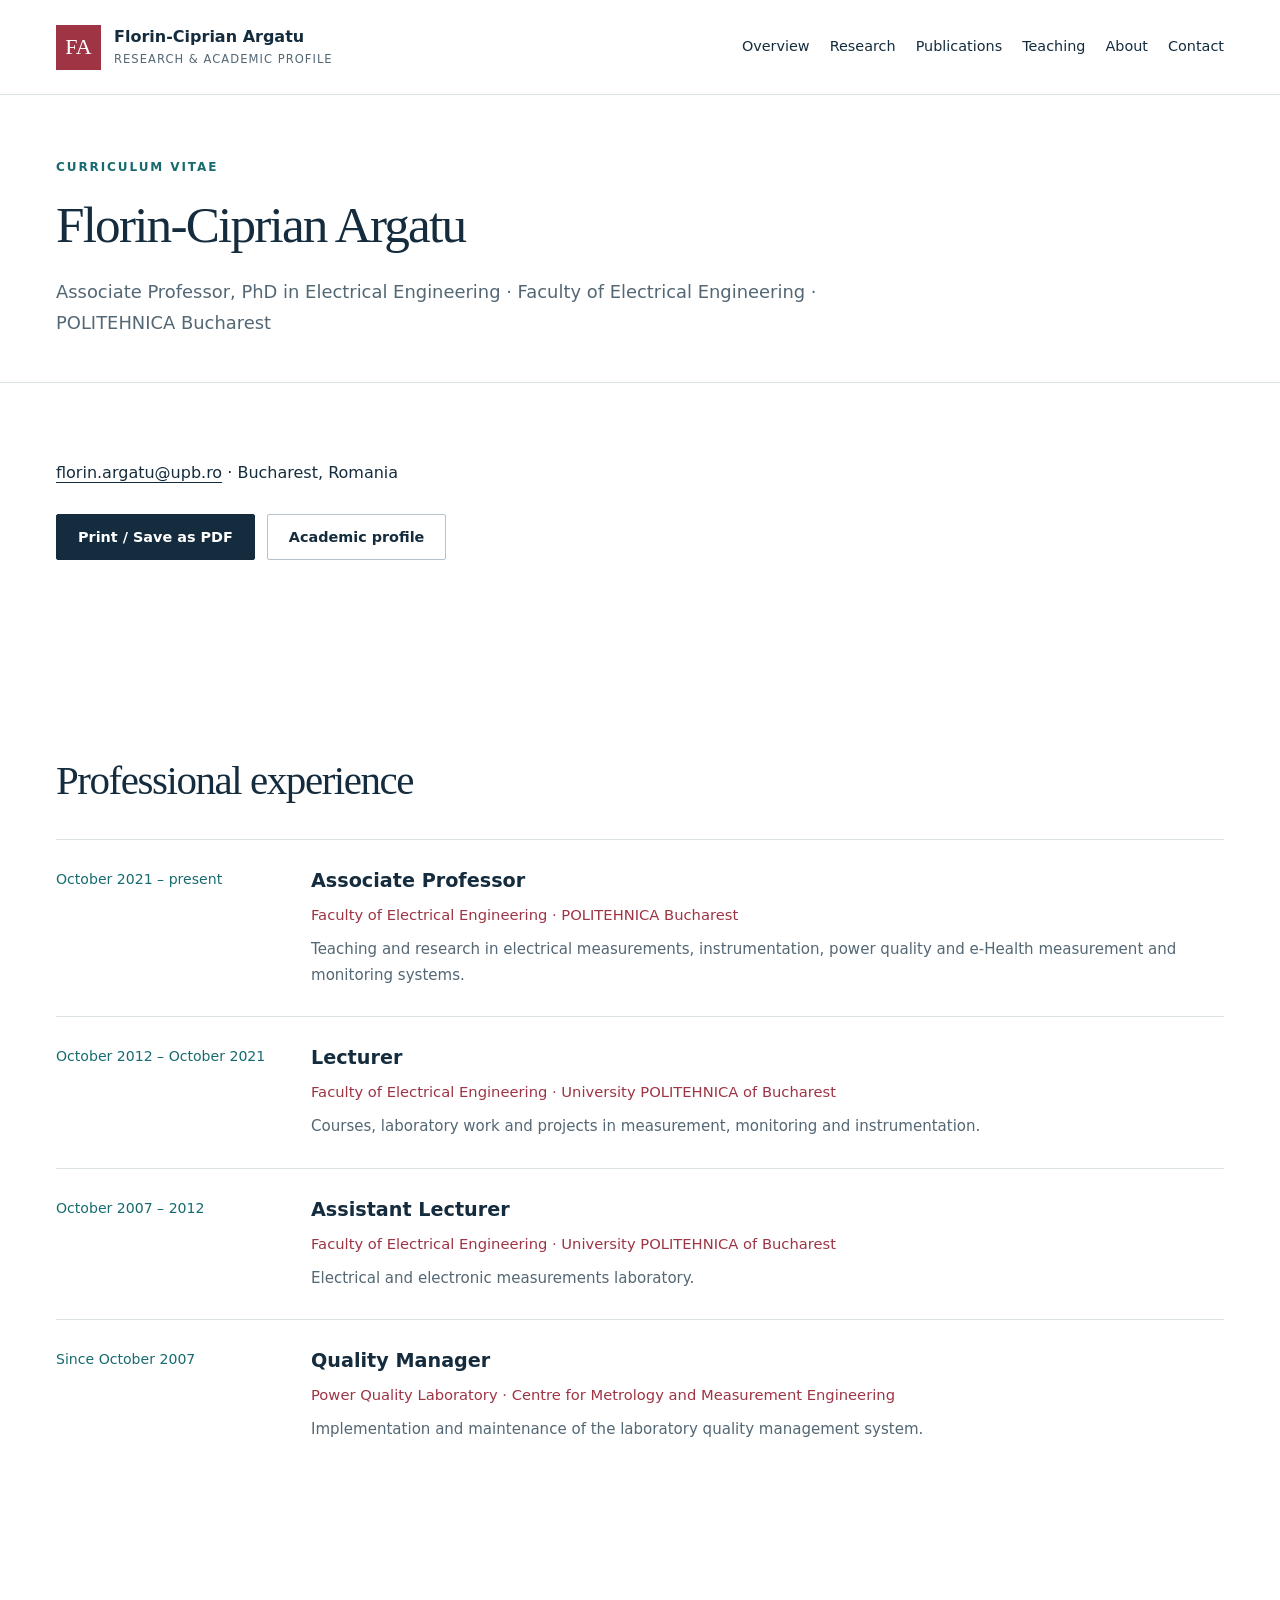
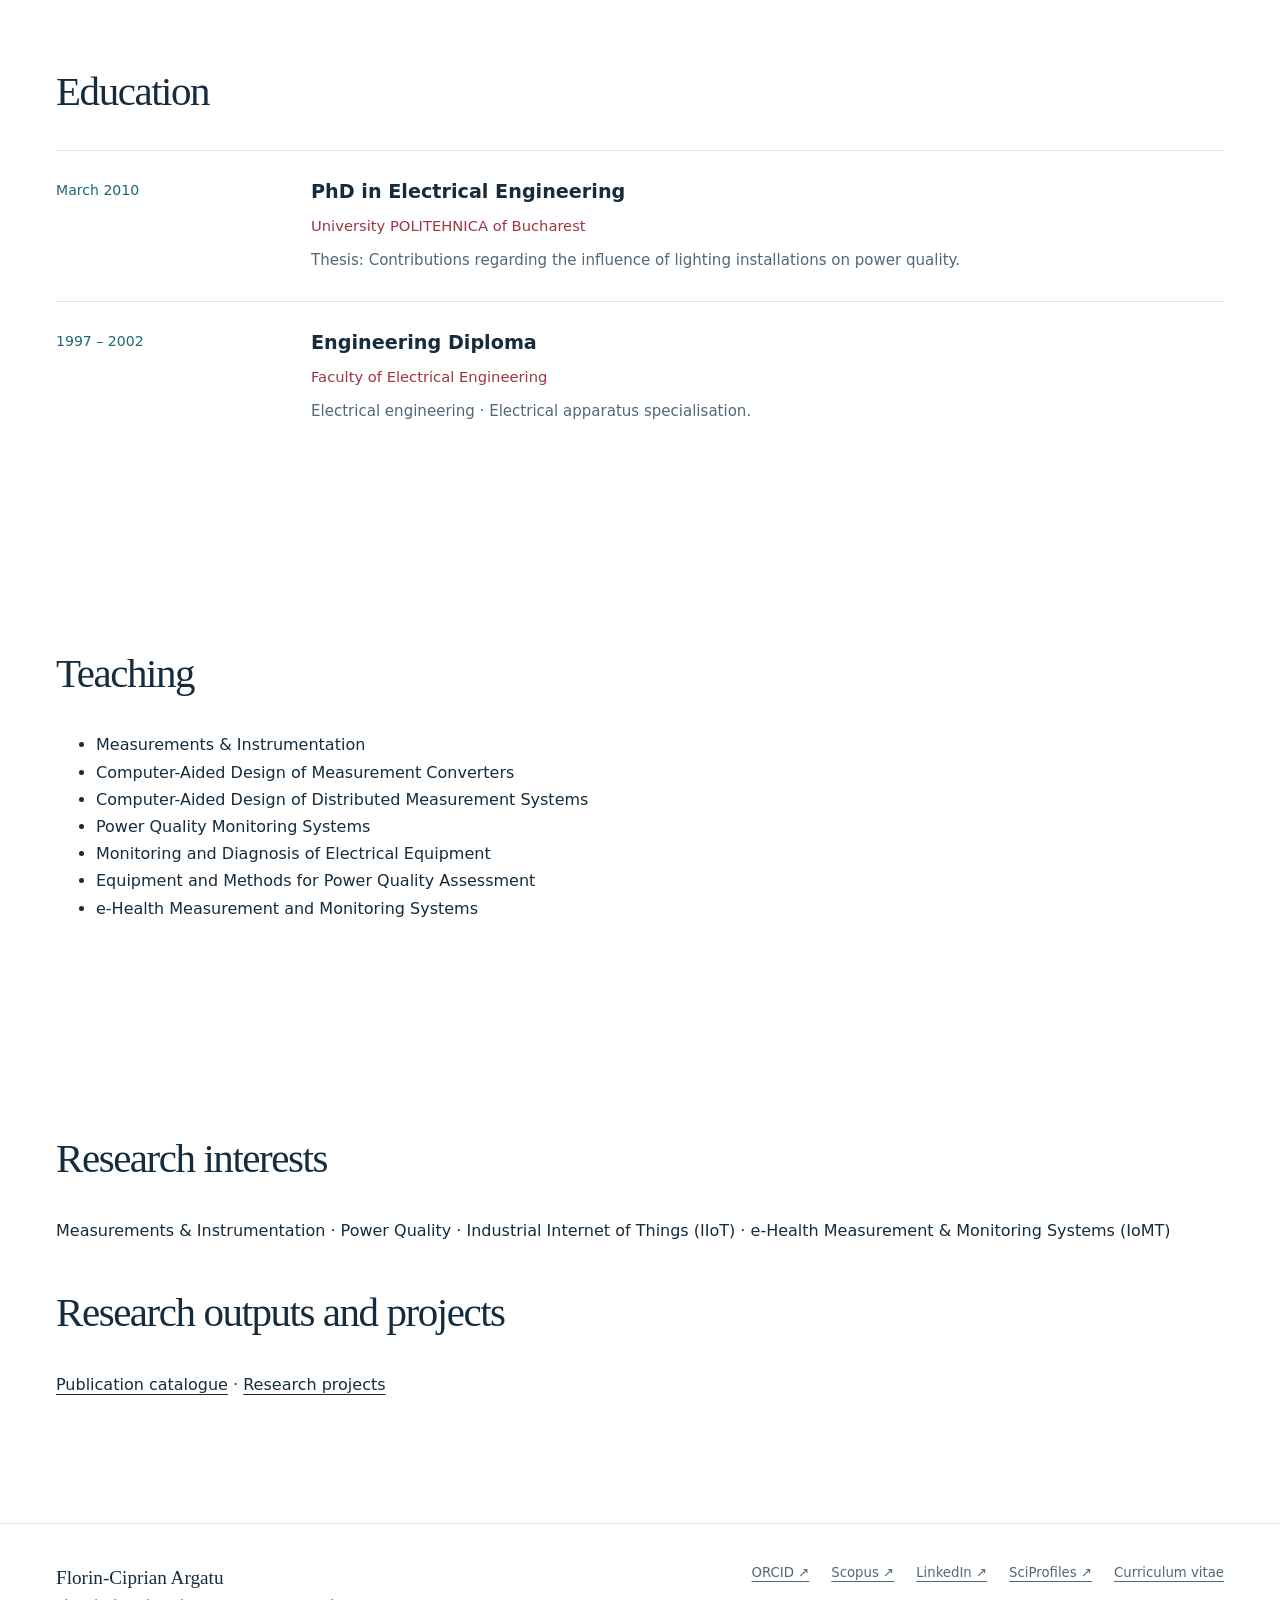
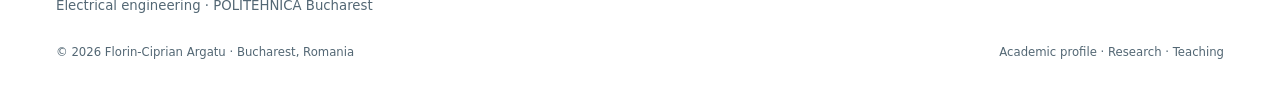
<file: cv.html>
<!doctype html><html lang="en-GB"><head><meta charset="utf-8"><meta name="viewport" content="width=device-width,initial-scale=1"><meta name="robots" content="index,follow"><meta name="description" content="Academic profile of Florin-Ciprian Argatu, Associate Professor in Electrical Engineering: measurements, power quality, IIoT and e-Health monitoring."><title>Curriculum vitae | Florin-Ciprian Argatu</title><link rel="icon" type="image/svg+xml" href="assets/favicon.svg"><link rel="stylesheet" href="styles.css"><script defer src="app.js"></script></head><body><a class="skip" href="#main">Skip to content</a><header class="header"><div class="wrap header-inner"><a class="brand" href="index.html"><span class="monogram">FA</span><span class="brand-name">Florin-Ciprian Argatu<small>Research &amp; academic profile</small></span></a><button class="menu-toggle" aria-expanded="false" aria-controls="navigation">Menu</button><nav id="navigation" class="nav" aria-label="Main navigation"><a href="index.html">Overview</a><a href="research.html">Research</a><a href="publications.html">Publications</a><a href="teaching.html">Teaching</a><a href="about.html">About</a><a href="contact.html">Contact</a></nav></div></header><main id="main"><section class="page-intro"><div class="wrap"><p class="eyebrow">Curriculum vitae</p><h1>Florin-Ciprian Argatu</h1><p class="lead">Associate Professor, PhD in Electrical Engineering · Faculty of Electrical Engineering · POLITEHNICA Bucharest</p></div></section><section class="section wrap"><p><a href="mailto:florin.argatu@upb.ro">florin.argatu@upb.ro</a> · Bucharest, Romania</p><div class="buttons no-print"><button class="button" data-print>Print / Save as PDF</button><a class="button secondary" href="about.html">Academic profile</a></div></section><section class="section wrap"><h2>Professional experience</h2><article class="timeline-row"><div class="date">October 2021 – present</div><div><h3>Associate Professor</h3><p class="org">Faculty of Electrical Engineering · POLITEHNICA Bucharest</p><p>Teaching and research in electrical measurements, instrumentation, power quality and e-Health measurement and monitoring systems.</p></div></article><article class="timeline-row"><div class="date">October 2012 – October 2021</div><div><h3>Lecturer</h3><p class="org">Faculty of Electrical Engineering · University POLITEHNICA of Bucharest</p><p>Courses, laboratory work and projects in measurement, monitoring and instrumentation.</p></div></article><article class="timeline-row"><div class="date">October 2007 – 2012</div><div><h3>Assistant Lecturer</h3><p class="org">Faculty of Electrical Engineering · University POLITEHNICA of Bucharest</p><p>Electrical and electronic measurements laboratory.</p></div></article><article class="timeline-row"><div class="date">Since October 2007</div><div><h3>Quality Manager</h3><p class="org">Power Quality Laboratory · Centre for Metrology and Measurement Engineering</p><p>Implementation and maintenance of the laboratory quality management system.</p></div></article></section><section class="section wrap"><h2>Education</h2><article class="timeline-row"><div class="date">March 2010</div><div><h3>PhD in Electrical Engineering</h3><p class="org">University POLITEHNICA of Bucharest</p><p>Thesis: Contributions regarding the influence of lighting installations on power quality.</p></div></article><article class="timeline-row"><div class="date">1997 – 2002</div><div><h3>Engineering Diploma</h3><p class="org">Faculty of Electrical Engineering</p><p>Electrical engineering · Electrical apparatus specialisation.</p></div></article></section><section class="section wrap"><h2>Teaching</h2><ul><li>Measurements &amp; Instrumentation</li><li>Computer-Aided Design of Measurement Converters</li><li>Computer-Aided Design of Distributed Measurement Systems</li><li>Power Quality Monitoring Systems</li><li>Monitoring and Diagnosis of Electrical Equipment</li><li>Equipment and Methods for Power Quality Assessment</li><li>e-Health Measurement and Monitoring Systems</li></ul></section><section class="section wrap"><h2>Research interests</h2><p>Measurements &amp; Instrumentation · Power Quality · Industrial Internet of Things (IIoT) · e-Health Measurement &amp; Monitoring Systems (IoMT)</p><h2>Research outputs and projects</h2><p><a href="publications.html">Publication catalogue</a> · <a href="research.html#projects">Research projects</a></p></section></main><footer class="footer"><div class="wrap"><div class="footer-top"><div><strong>Florin-Ciprian Argatu</strong><br>Electrical engineering · POLITEHNICA Bucharest</div><nav aria-label="Academic profiles"><a href="https://orcid.org/0000-0003-0606-6273">ORCID ↗</a><a href="https://www.scopus.com/authid/detail.uri?authorId=57209171268">Scopus ↗</a><a href="https://www.linkedin.com/in/florin-ciprian-argatu-b13647b3/">LinkedIn ↗</a><a href="https://sciprofiles.com/profile/argatuflorinciprian">SciProfiles ↗</a><a href="cv.html">Curriculum vitae</a></nav></div><div class="footer-bottom"><span>© 2026 Florin-Ciprian Argatu · Bucharest, Romania</span><span>Academic profile · Research · Teaching</span></div></div></footer></body></html>
</file>
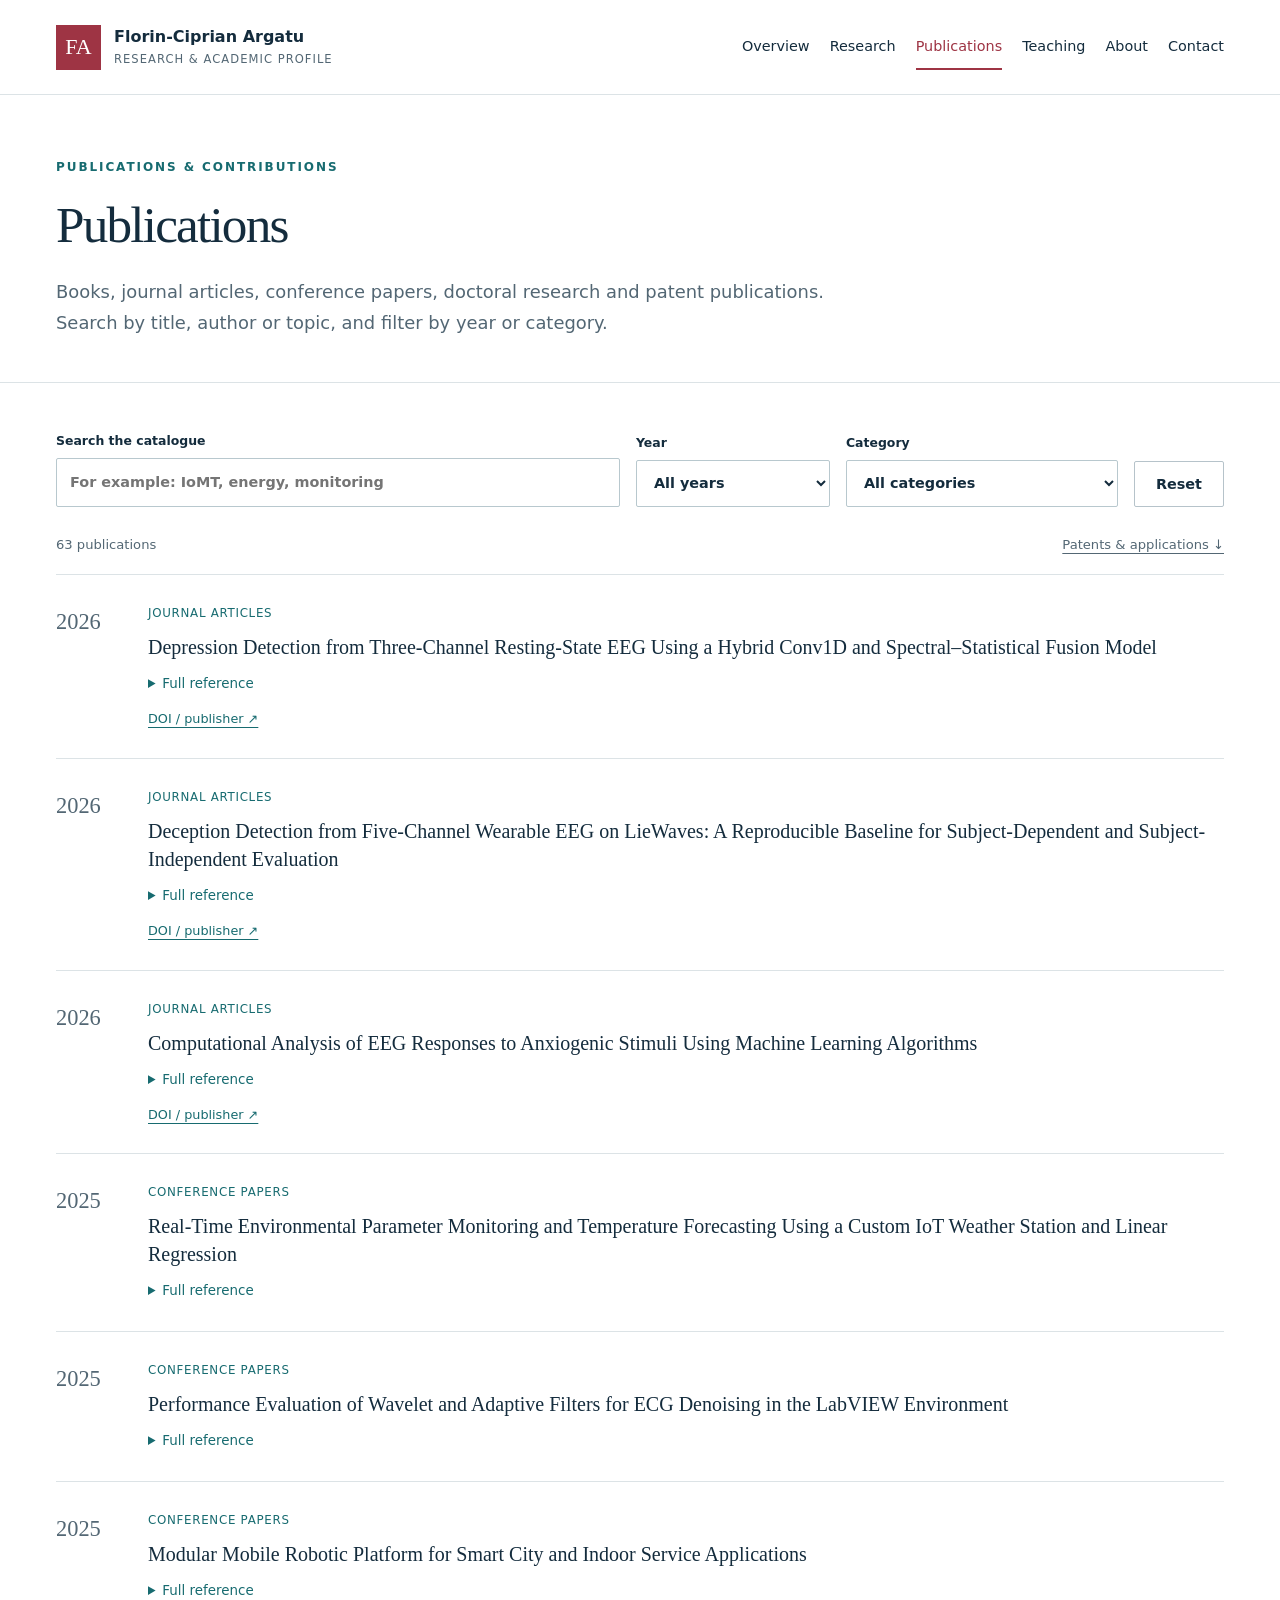
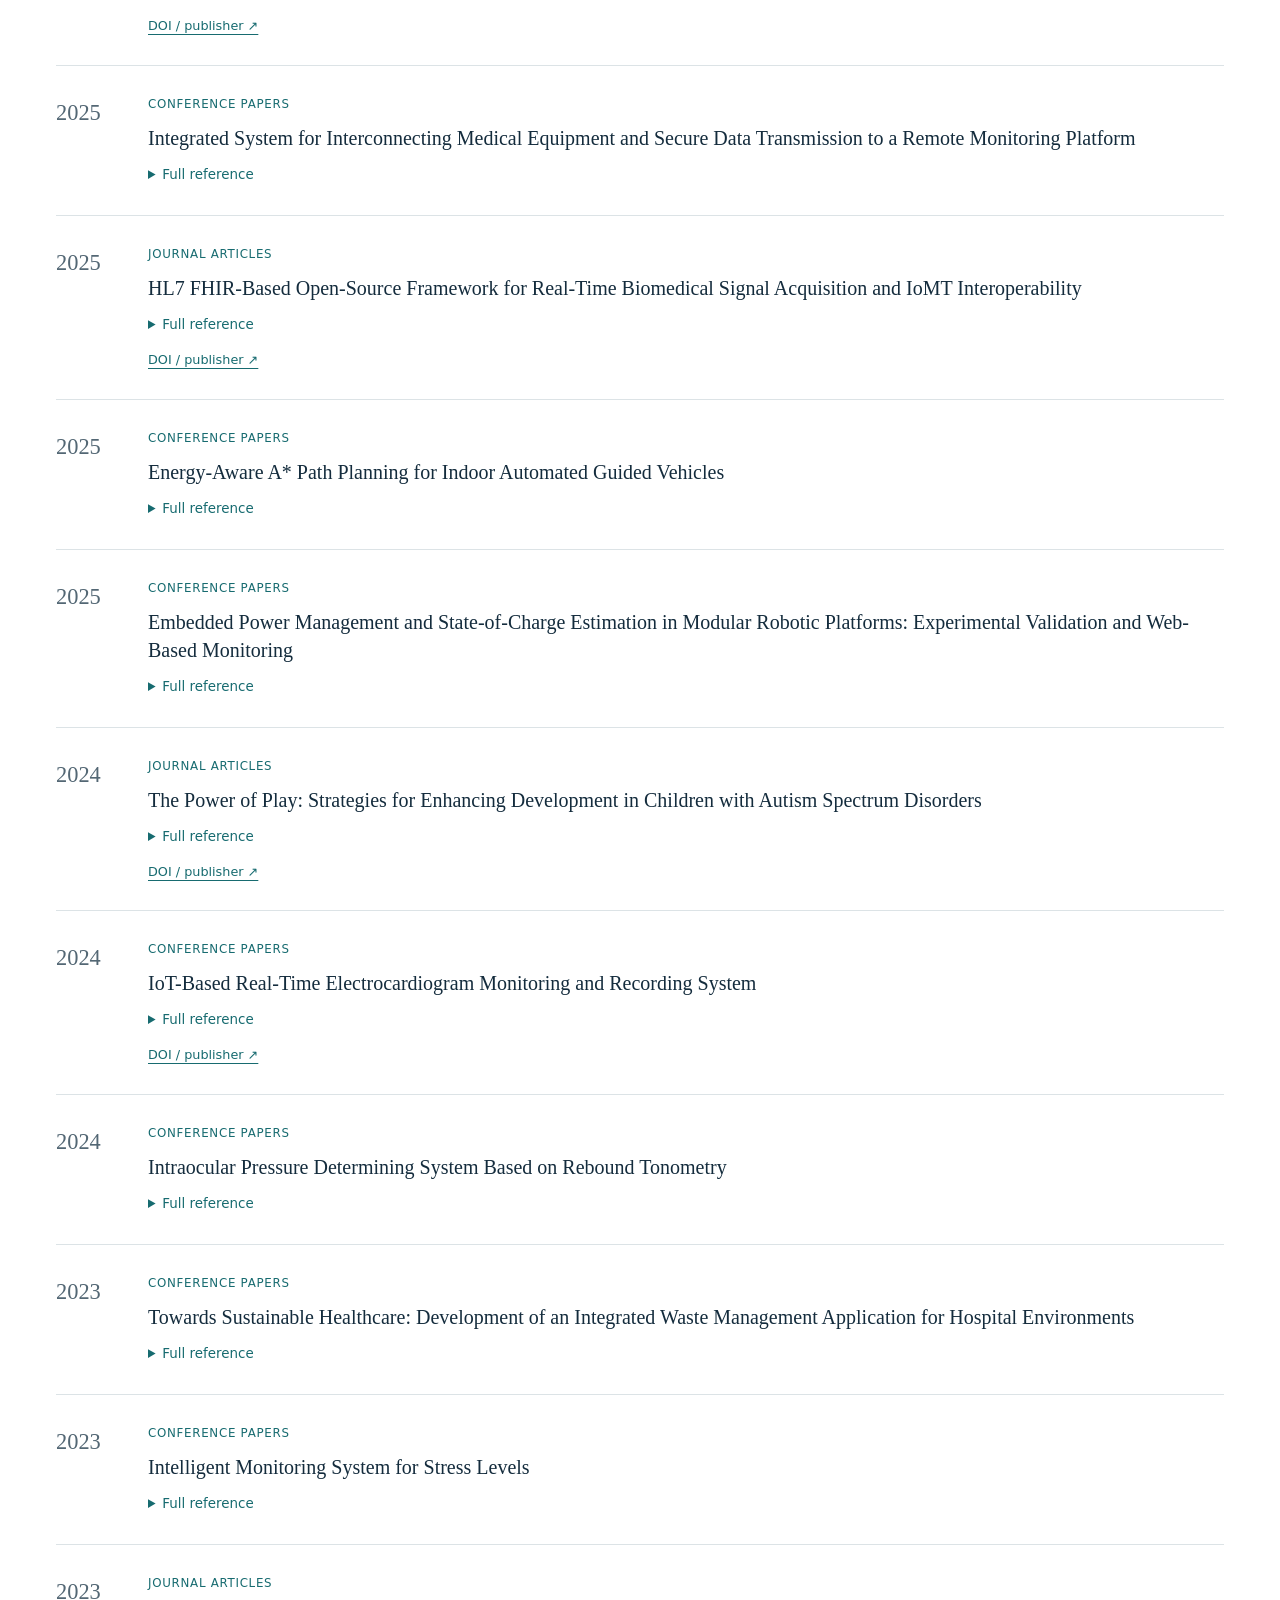
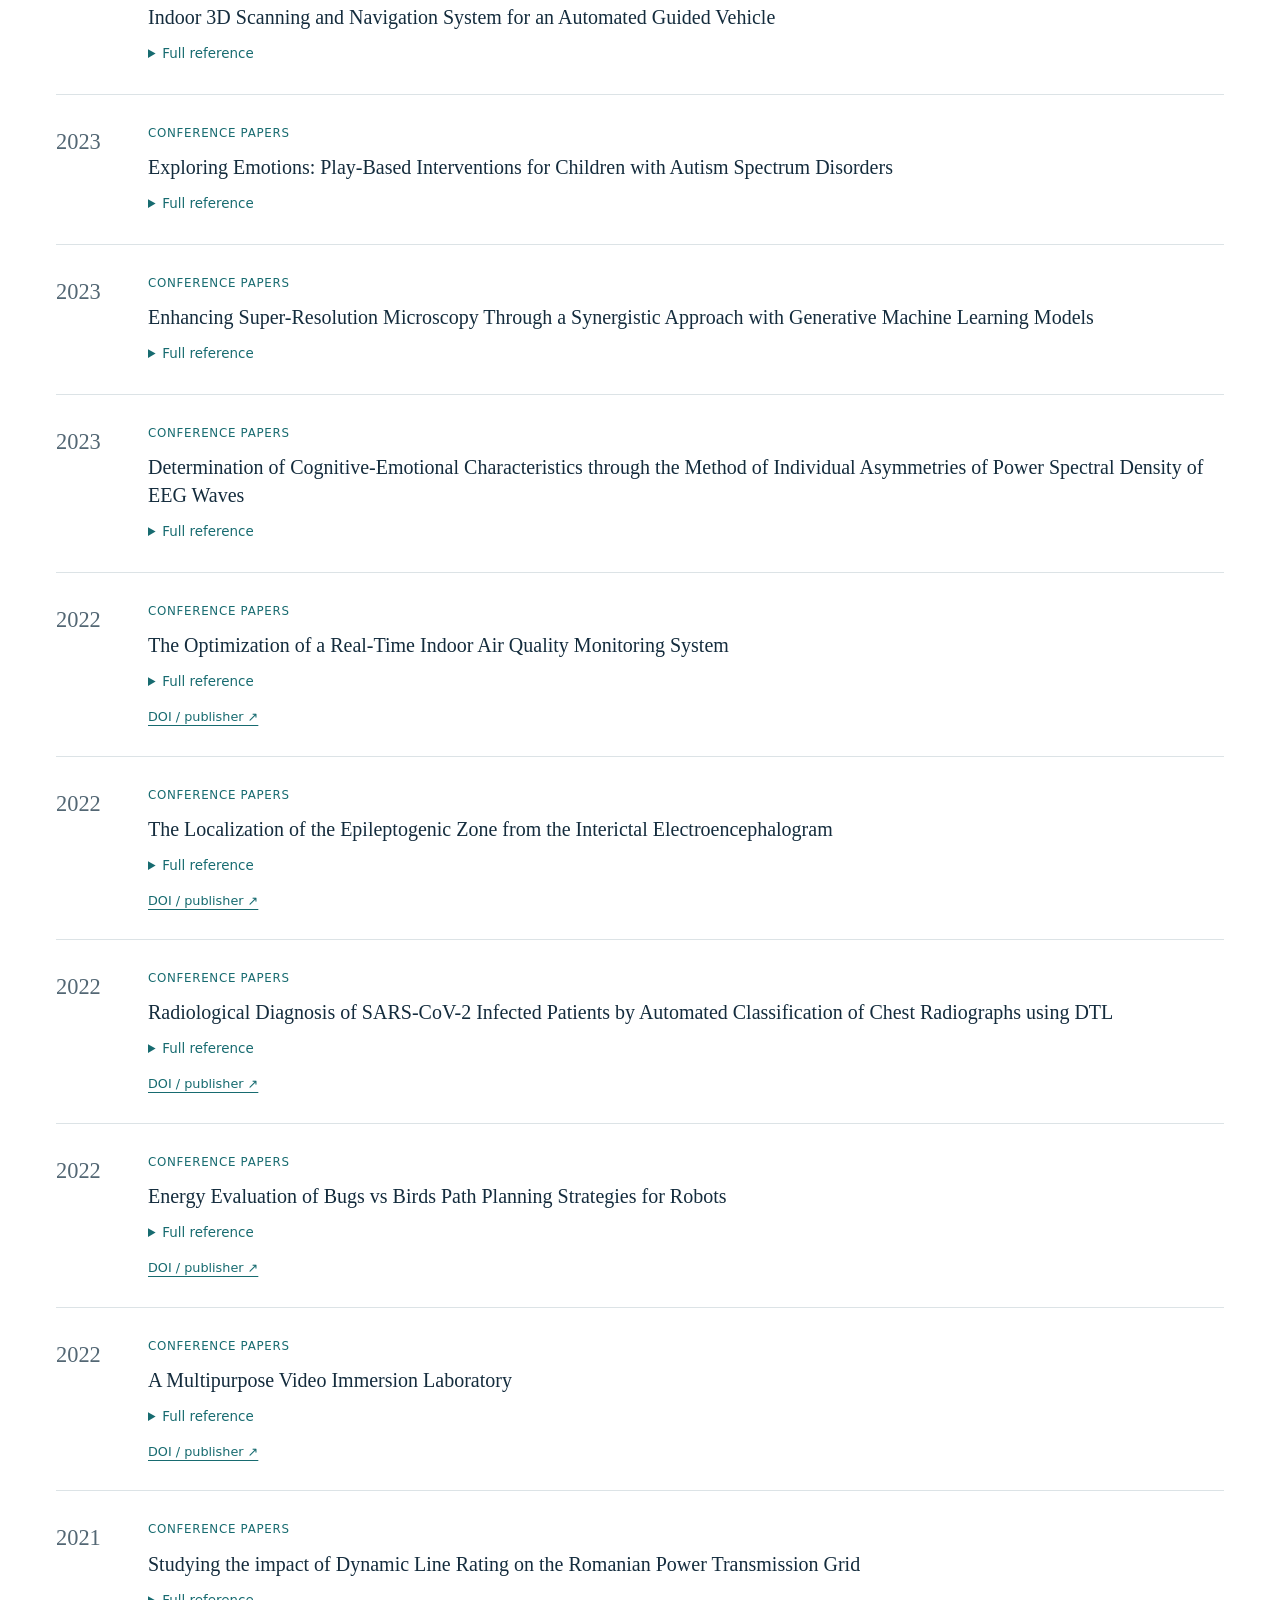
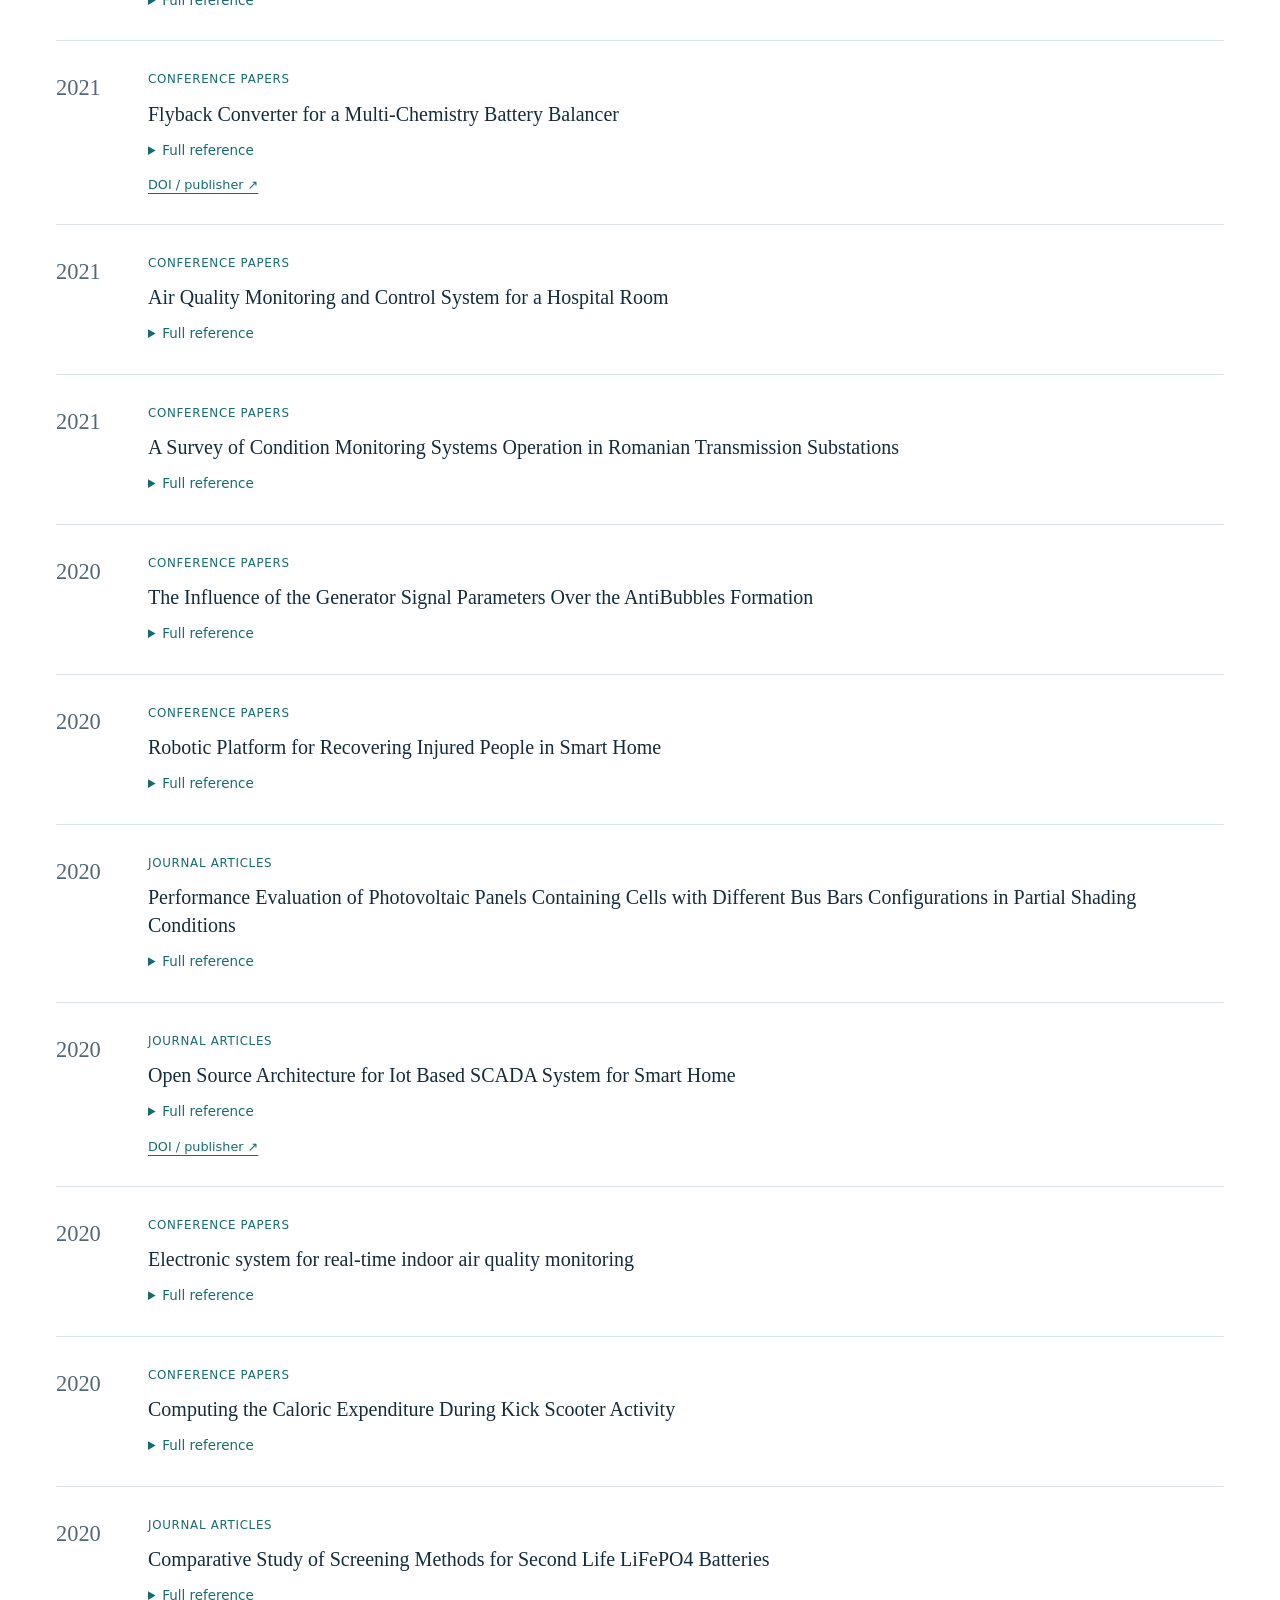
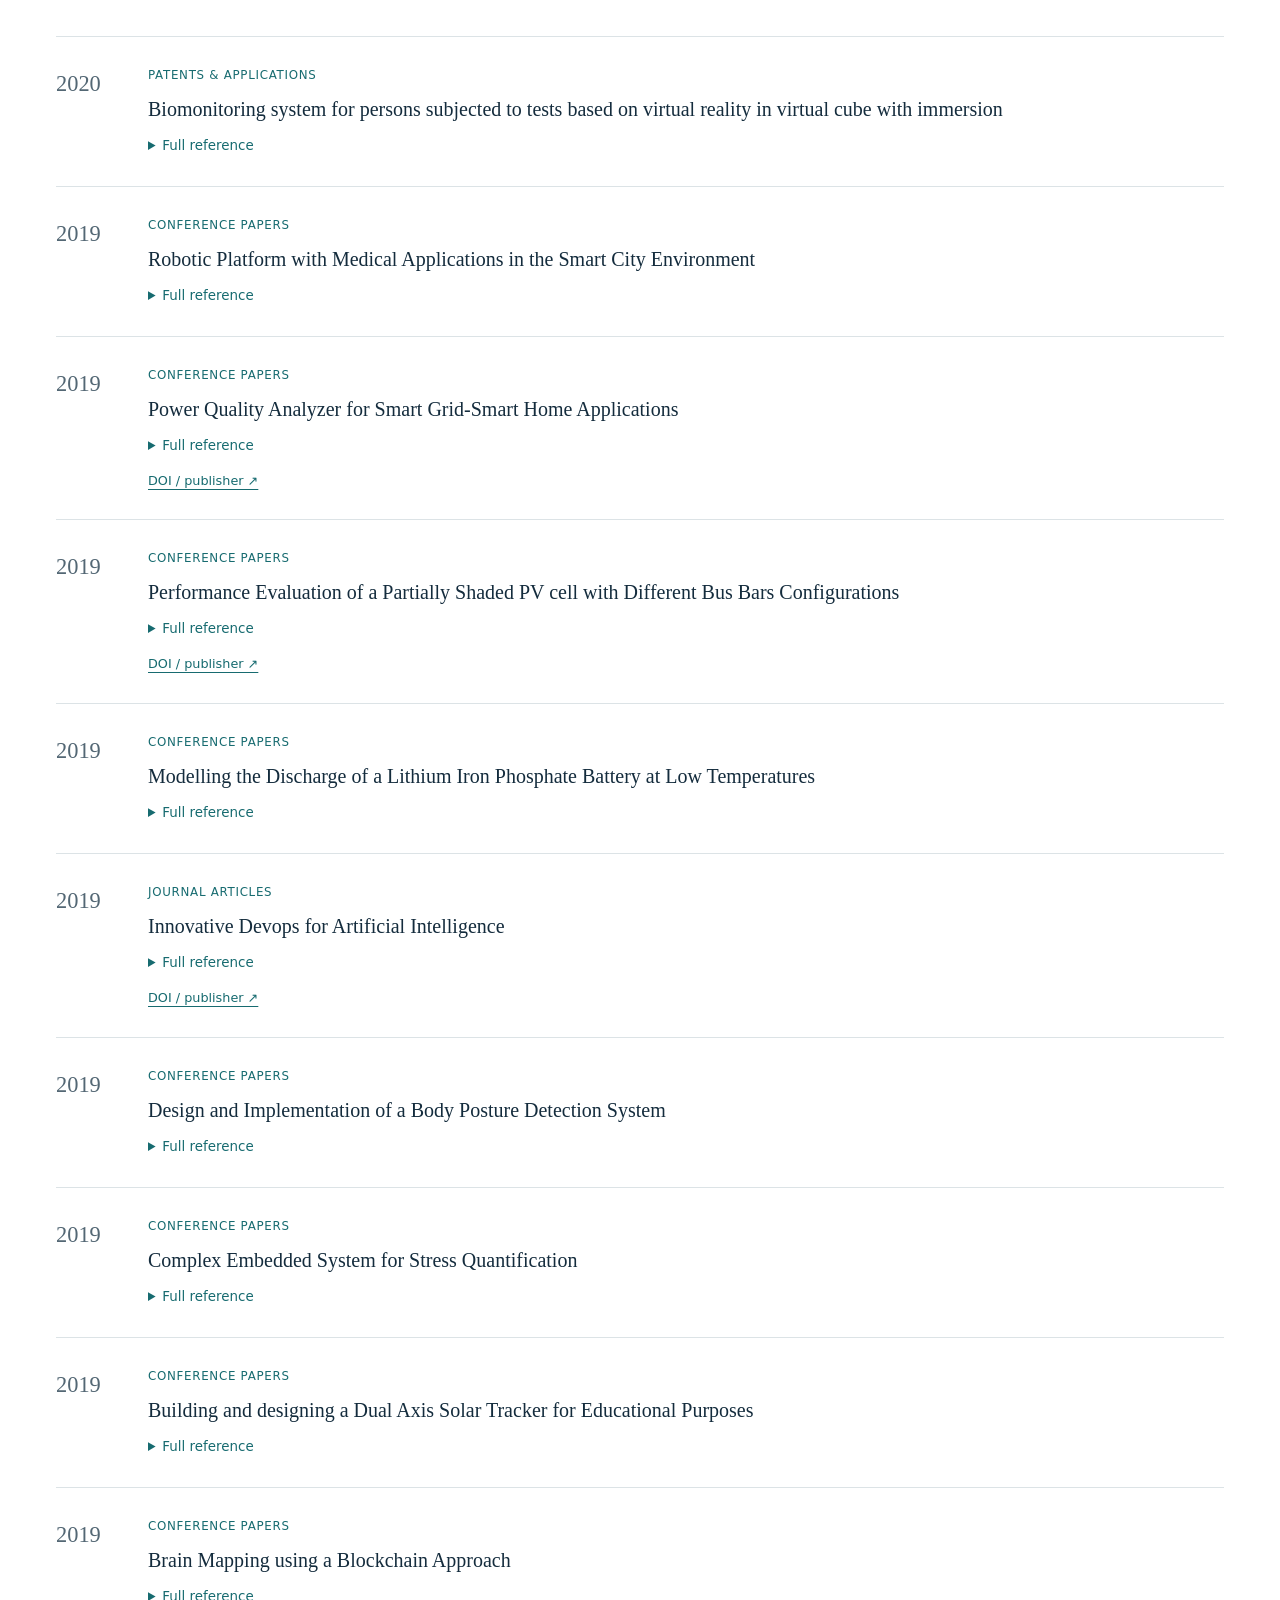
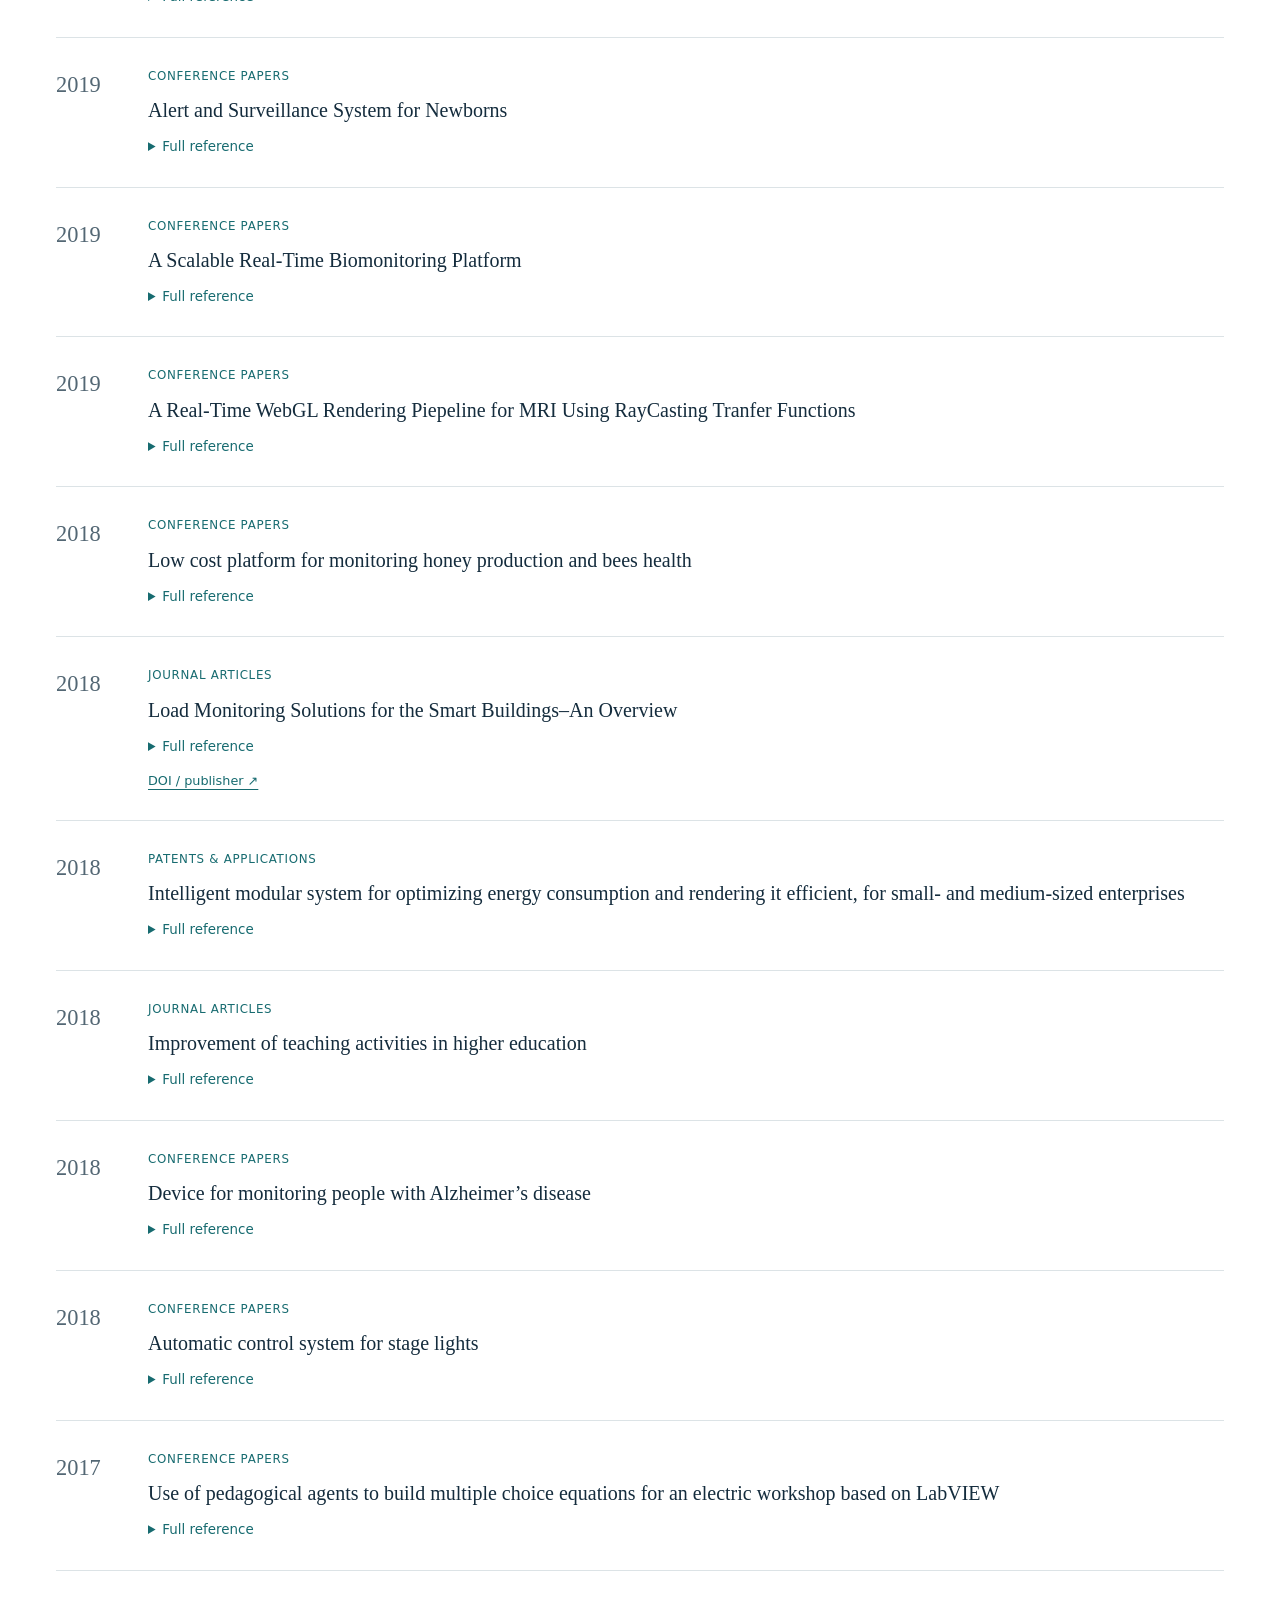
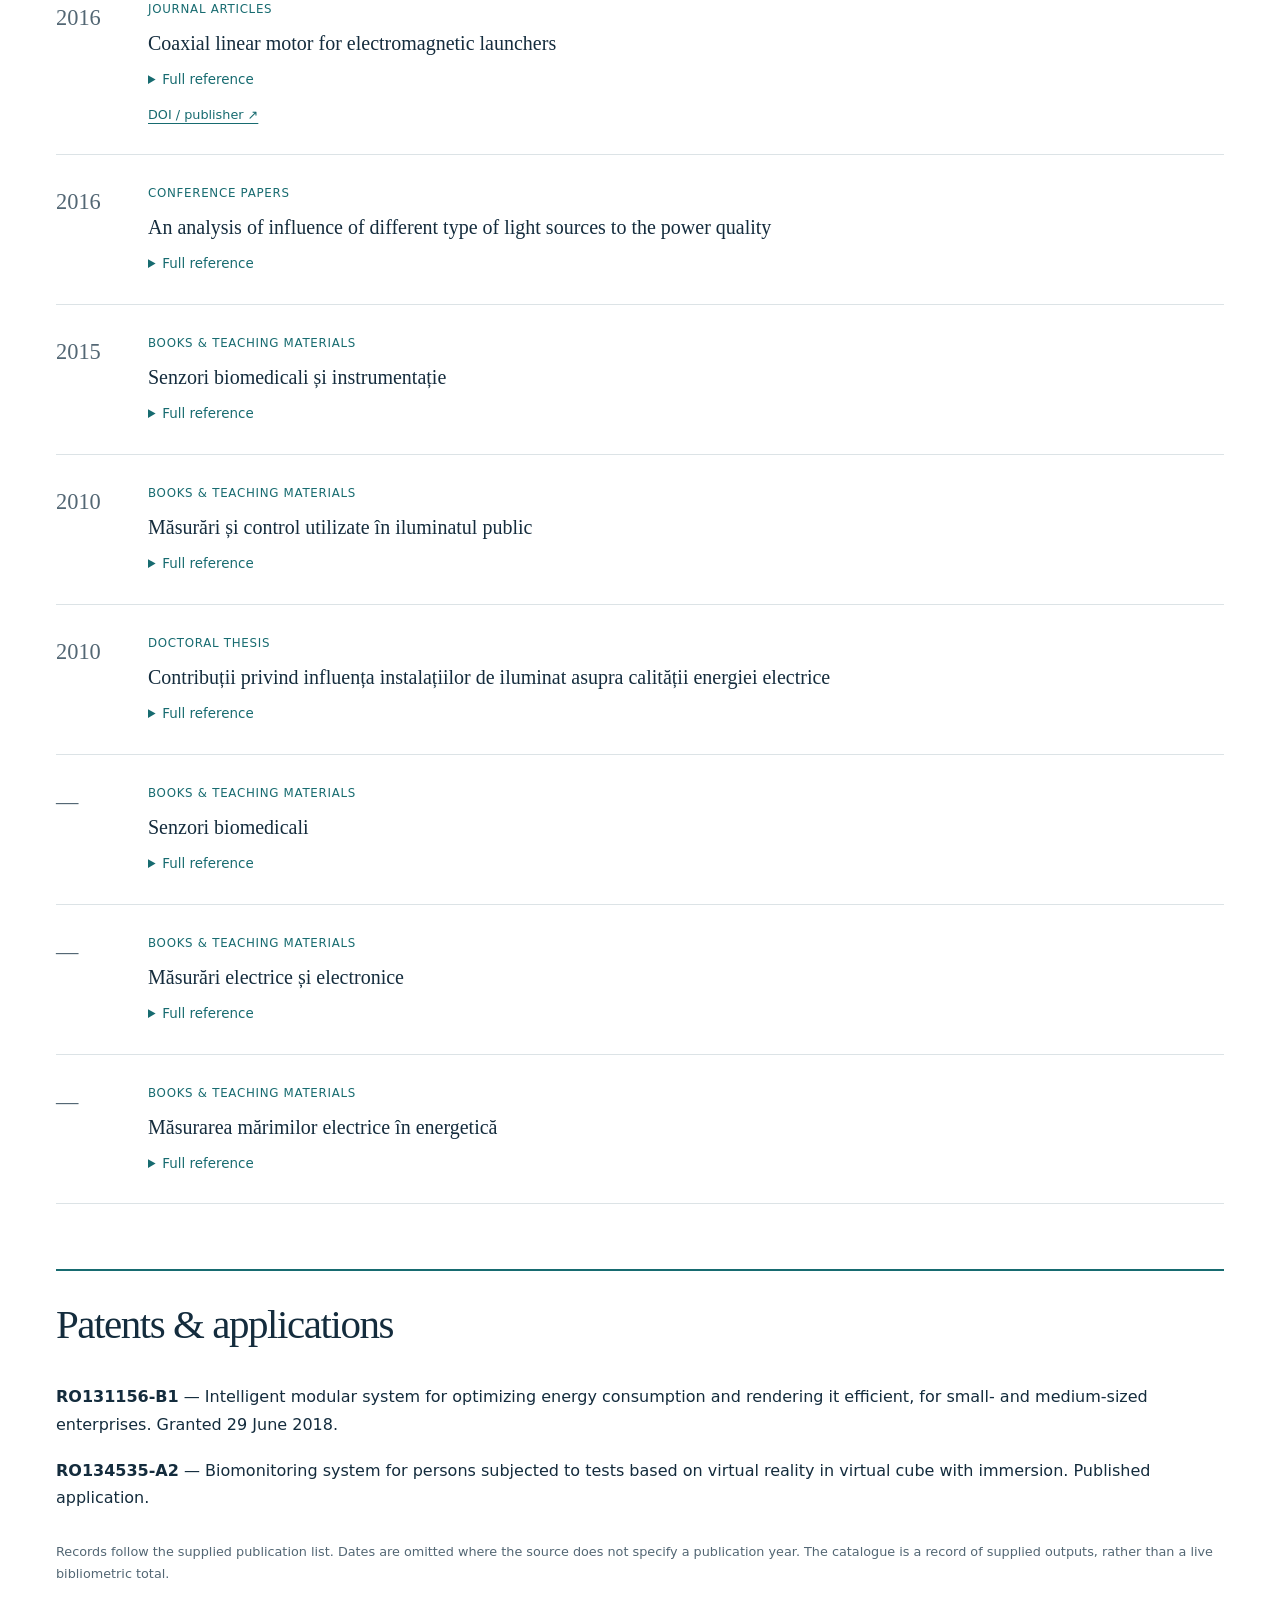
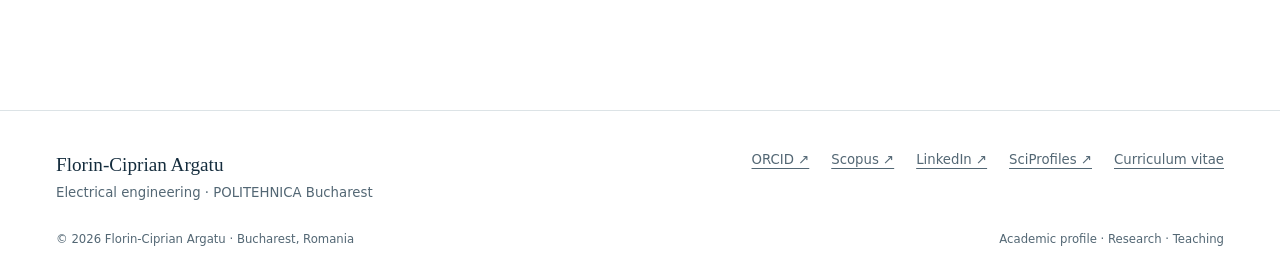
<file: publications.html>
<!doctype html><html lang="en-GB"><head><meta charset="utf-8"><meta name="viewport" content="width=device-width,initial-scale=1"><meta name="robots" content="index,follow"><meta name="description" content="Academic profile of Florin-Ciprian Argatu, Associate Professor in Electrical Engineering: measurements, power quality, IIoT and e-Health monitoring."><title>Publications | Florin-Ciprian Argatu</title><link rel="icon" type="image/svg+xml" href="assets/favicon.svg"><link rel="stylesheet" href="styles.css"><script defer src="app.js"></script></head><body><a class="skip" href="#main">Skip to content</a><header class="header"><div class="wrap header-inner"><a class="brand" href="index.html"><span class="monogram">FA</span><span class="brand-name">Florin-Ciprian Argatu<small>Research &amp; academic profile</small></span></a><button class="menu-toggle" aria-expanded="false" aria-controls="navigation">Menu</button><nav id="navigation" class="nav" aria-label="Main navigation"><a href="index.html">Overview</a><a href="research.html">Research</a><a href="publications.html" aria-current="page">Publications</a><a href="teaching.html">Teaching</a><a href="about.html">About</a><a href="contact.html">Contact</a></nav></div></header><main id="main"><section class="page-intro"><div class="wrap"><p class="eyebrow">Publications &amp; contributions</p><h1>Publications</h1><p class="lead">Books, journal articles, conference papers, doctoral research and patent publications. Search by title, author or topic, and filter by year or category.</p></div></section><section class="section wrap catalogue"><form class="filters" data-filter-form data-noun="publications"><label class="search-field">Search the catalogue<input type="search" placeholder="For example: IoMT, energy, monitoring" aria-label="Search publications"></label><label>Year<select name="year"><option value="">All years</option><option>2026</option><option>2025</option><option>2024</option><option>2023</option><option>2022</option><option>2021</option><option>2020</option><option>2019</option><option>2018</option><option>2017</option><option>2016</option><option>2015</option><option>2010</option><option value="undated">Year not specified</option></select></label><label>Category<select name="type"><option value="">All categories</option><option>Books &amp; teaching materials</option><option>Conference papers</option><option>Doctoral thesis</option><option>Journal articles</option><option>Patents &amp; applications</option></select></label><button type="button" class="button secondary" data-reset>Reset</button></form><div class="filter-count" role="status" aria-live="polite"><span data-result-count>63 publications</span><a href="#patents">Patents &amp; applications ↓</a></div><div class="pub-list"><article class="pub-row" data-search="Depression Detection from Three-Channel Resting-State EEG Using a Hybrid Conv1D and Spectral–Statistical Fusion Model 2026 Journal articles Știrbu O-I, Argatu F-C, Adochiei F-C, Enache B-A, Serițan G-C. Depression Detection from Three-Channel Resting-State EEG Using a Hybrid Conv1D and Spectral–Statistical Fusion Model. Sensors. 2026; 26(5):1417. https://doi.org/10.3390/s26051417 WOS:001713892500001 10.3390/s26051417 31" data-year="2026" data-type="Journal articles"><div class="pub-year">2026</div><div><div class="pub-meta">Journal articles</div><h3>Depression Detection from Three-Channel Resting-State EEG Using a Hybrid Conv1D and Spectral–Statistical Fusion Model</h3><details class="pub-detail"><summary>Full reference</summary><div class="pub-detail-body"><p class="citation">Știrbu O-I, Argatu F-C, Adochiei F-C, Enache B-A, Serițan G-C. Depression Detection from Three-Channel Resting-State EEG Using a Hybrid Conv1D and Spectral–Statistical Fusion Model. Sensors. 2026; 26(5):1417. https://doi.org/10.3390/s26051417 WOS:001713892500001</p></div></details><div class="pub-actions"><a href="https://doi.org/10.3390/s26051417">DOI / publisher ↗</a></div></div></article><article class="pub-row" data-search="Deception Detection from Five-Channel Wearable EEG on LieWaves: A Reproducible Baseline for Subject-Dependent and Subject-Independent Evaluation 2026 Journal articles Nicolescu Ș-T, Adochiei F-C, Argatu F-C, Enache B-A, Serițan G-C. Deception Detection from Five-Channel Wearable EEG on LieWaves: A Reproducible Baseline for Subject-Dependent and Subject-Independent Evaluation. Sensors. 2026; 26(3):1027. https://doi.org/10.3390/s26031027 WOS:001688031800001 10.3390/s26031027 32" data-year="2026" data-type="Journal articles"><div class="pub-year">2026</div><div><div class="pub-meta">Journal articles</div><h3>Deception Detection from Five-Channel Wearable EEG on LieWaves: A Reproducible Baseline for Subject-Dependent and Subject-Independent Evaluation</h3><details class="pub-detail"><summary>Full reference</summary><div class="pub-detail-body"><p class="citation">Nicolescu Ș-T, Adochiei F-C, Argatu F-C, Enache B-A, Serițan G-C. Deception Detection from Five-Channel Wearable EEG on LieWaves: A Reproducible Baseline for Subject-Dependent and Subject-Independent Evaluation. Sensors. 2026; 26(3):1027. https://doi.org/10.3390/s26031027 WOS:001688031800001</p></div></details><div class="pub-actions"><a href="https://doi.org/10.3390/s26031027">DOI / publisher ↗</a></div></div></article><article class="pub-row" data-search="Computational Analysis of EEG Responses to Anxiogenic Stimuli Using Machine Learning Algorithms 2026 Journal articles Adochiei F-C, Ioniță A, Adochiei I-R, Stirbu O-I, Petroiu G, Argatu FC. Computational Analysis of EEG Responses to Anxiogenic Stimuli Using Machine Learning Algorithms. Applied Sciences. 2026; 16(3):1504. https://doi.org/10.3390/app16031504 WOS:001688744100001 10.3390/app16031504 33" data-year="2026" data-type="Journal articles"><div class="pub-year">2026</div><div><div class="pub-meta">Journal articles</div><h3>Computational Analysis of EEG Responses to Anxiogenic Stimuli Using Machine Learning Algorithms</h3><details class="pub-detail"><summary>Full reference</summary><div class="pub-detail-body"><p class="citation">Adochiei F-C, Ioniță A, Adochiei I-R, Stirbu O-I, Petroiu G, Argatu FC. Computational Analysis of EEG Responses to Anxiogenic Stimuli Using Machine Learning Algorithms. Applied Sciences. 2026; 16(3):1504. https://doi.org/10.3390/app16031504 WOS:001688744100001</p></div></details><div class="pub-actions"><a href="https://doi.org/10.3390/app16031504">DOI / publisher ↗</a></div></div></article><article class="pub-row" data-search="Real-Time Environmental Parameter Monitoring and Temperature Forecasting Using a Custom IoT Weather Station and Linear Regression 2025 Conference papers Niculescu, C. A., Argatu, F. C., Serițan, G. C., Adochiei, F. C., &amp; Enache, B. A. (2025, October). Real-Time Environmental Parameter Monitoring and Temperature Forecasting Using a Custom IoT Weather Station and Linear Regression. In 2025 14th International Symposium on Advanced Topics in Electrical Engineering (ATEE) (pp. 1-5). IEEE.  106" data-year="2025" data-type="Conference papers"><div class="pub-year">2025</div><div><div class="pub-meta">Conference papers</div><h3>Real-Time Environmental Parameter Monitoring and Temperature Forecasting Using a Custom IoT Weather Station and Linear Regression</h3><details class="pub-detail"><summary>Full reference</summary><div class="pub-detail-body"><p class="citation">Niculescu, C. A., Argatu, F. C., Serițan, G. C., Adochiei, F. C., &amp; Enache, B. A. (2025, October). Real-Time Environmental Parameter Monitoring and Temperature Forecasting Using a Custom IoT Weather Station and Linear Regression. In 2025 14th International Symposium on Advanced Topics in Electrical Engineering (ATEE) (pp. 1-5). IEEE.</p></div></details><div class="pub-actions"></div></div></article><article class="pub-row" data-search="Performance Evaluation of Wavelet and Adaptive Filters for ECG Denoising in the LabVIEW Environment 2025 Conference papers Nistor, A., Serițan, G. C., Adochiei, F. C., Argatu, F. C., &amp; Enache, B. A. (2025, October). Performance Evaluation of Wavelet and Adaptive Filters for ECG Denoising in the LabVIEW Environment. In 2025 14th International Symposium on Advanced Topics in Electrical Engineering (ATEE) (pp. 1-5). IEEE.  105" data-year="2025" data-type="Conference papers"><div class="pub-year">2025</div><div><div class="pub-meta">Conference papers</div><h3>Performance Evaluation of Wavelet and Adaptive Filters for ECG Denoising in the LabVIEW Environment</h3><details class="pub-detail"><summary>Full reference</summary><div class="pub-detail-body"><p class="citation">Nistor, A., Serițan, G. C., Adochiei, F. C., Argatu, F. C., &amp; Enache, B. A. (2025, October). Performance Evaluation of Wavelet and Adaptive Filters for ECG Denoising in the LabVIEW Environment. In 2025 14th International Symposium on Advanced Topics in Electrical Engineering (ATEE) (pp. 1-5). IEEE.</p></div></details><div class="pub-actions"></div></div></article><article class="pub-row" data-search="Modular Mobile Robotic Platform for Smart City and Indoor Service Applications 2025 Conference papers Adochiei, I. R., Argatu, F. C., Enache, B. A., Banica, C. K., Grigorescu, S. D., &amp; Adochiei, F. C. (2025, September). Modular Mobile Robotic Platform for Smart City and Indoor Service Applications. In International Conference on Nanotechnologies and Biomedical Engineering (pp. 624-634). Cham: Springer Nature Switzerland. DOI 10.1007/978-3-032-06497-4_61  WOS:001596032600075 10.1007/978-3-032-06497-4_61 62" data-year="2025" data-type="Conference papers"><div class="pub-year">2025</div><div><div class="pub-meta">Conference papers</div><h3>Modular Mobile Robotic Platform for Smart City and Indoor Service Applications</h3><details class="pub-detail"><summary>Full reference</summary><div class="pub-detail-body"><p class="citation">Adochiei, I. R., Argatu, F. C., Enache, B. A., Banica, C. K., Grigorescu, S. D., &amp; Adochiei, F. C. (2025, September). Modular Mobile Robotic Platform for Smart City and Indoor Service Applications. In International Conference on Nanotechnologies and Biomedical Engineering (pp. 624-634). Cham: Springer Nature Switzerland. DOI 10.1007/978-3-032-06497-4_61  WOS:001596032600075</p></div></details><div class="pub-actions"><a href="https://doi.org/10.1007/978-3-032-06497-4_61">DOI / publisher ↗</a></div></div></article><article class="pub-row" data-search="Integrated System for Interconnecting Medical Equipment and Secure Data Transmission to a Remote Monitoring Platform 2025 Conference papers Adochiei, F. C., Țoi, F. A., Argatu, F., Serițan, G., &amp; AdochieI, I. (2025, October). Integrated System for Interconnecting Medical Equipment and Secure Data Transmission to a Remote Monitoring Platform. In 2025 14th International Symposium on Advanced Topics in Electrical Engineering (ATEE) (pp. 1-6). IEEE.  107" data-year="2025" data-type="Conference papers"><div class="pub-year">2025</div><div><div class="pub-meta">Conference papers</div><h3>Integrated System for Interconnecting Medical Equipment and Secure Data Transmission to a Remote Monitoring Platform</h3><details class="pub-detail"><summary>Full reference</summary><div class="pub-detail-body"><p class="citation">Adochiei, F. C., Țoi, F. A., Argatu, F., Serițan, G., &amp; AdochieI, I. (2025, October). Integrated System for Interconnecting Medical Equipment and Secure Data Transmission to a Remote Monitoring Platform. In 2025 14th International Symposium on Advanced Topics in Electrical Engineering (ATEE) (pp. 1-6). IEEE.</p></div></details><div class="pub-actions"></div></div></article><article class="pub-row" data-search="HL7 FHIR-Based Open-Source Framework for Real-Time Biomedical Signal Acquisition and IoMT Interoperability 2025 Journal articles Adochiei F-C, Țoi F-A, Adochiei I-R, Argatu FC, Serițan G, Petroiu G-G. HL7 FHIR-Based Open-Source Framework for Real-Time Biomedical Signal Acquisition and IoMT Interoperability. Applied Sciences. 2025; 15(23):12803. https://doi.org/10.3390/app152312803 WOS:001633986400001 10.3390/app152312803 34" data-year="2025" data-type="Journal articles"><div class="pub-year">2025</div><div><div class="pub-meta">Journal articles</div><h3>HL7 FHIR-Based Open-Source Framework for Real-Time Biomedical Signal Acquisition and IoMT Interoperability</h3><details class="pub-detail"><summary>Full reference</summary><div class="pub-detail-body"><p class="citation">Adochiei F-C, Țoi F-A, Adochiei I-R, Argatu FC, Serițan G, Petroiu G-G. HL7 FHIR-Based Open-Source Framework for Real-Time Biomedical Signal Acquisition and IoMT Interoperability. Applied Sciences. 2025; 15(23):12803. https://doi.org/10.3390/app152312803 WOS:001633986400001</p></div></details><div class="pub-actions"><a href="https://doi.org/10.3390/app152312803">DOI / publisher ↗</a></div></div></article><article class="pub-row" data-search="Energy-Aware A* Path Planning for Indoor Automated Guided Vehicles 2025 Conference papers Enache, B. A., Grigorescu, S. D., Adochiei, F. C., Argatu, F. C., Seritan, G. C., &amp; Banica, C. K. (2025, October). Energy-Aware A* Path Planning for Indoor Automated Guided Vehicles. In 2025 14th International Symposium on Advanced Topics in Electrical Engineering (ATEE) (pp. 1-6). IEEE.  104" data-year="2025" data-type="Conference papers"><div class="pub-year">2025</div><div><div class="pub-meta">Conference papers</div><h3>Energy-Aware A* Path Planning for Indoor Automated Guided Vehicles</h3><details class="pub-detail"><summary>Full reference</summary><div class="pub-detail-body"><p class="citation">Enache, B. A., Grigorescu, S. D., Adochiei, F. C., Argatu, F. C., Seritan, G. C., &amp; Banica, C. K. (2025, October). Energy-Aware A* Path Planning for Indoor Automated Guided Vehicles. In 2025 14th International Symposium on Advanced Topics in Electrical Engineering (ATEE) (pp. 1-6). IEEE.</p></div></details><div class="pub-actions"></div></div></article><article class="pub-row" data-search="Embedded Power Management and State-of-Charge Estimation in Modular Robotic Platforms: Experimental Validation and Web-Based Monitoring 2025 Conference papers Argatu, F. C., Adochiei, I. R., Enache, B. A., Banica, C. K., Serițan, G. C., &amp; Adochiei, F. C. (2025, September). Embedded Power Management and State-of-Charge Estimation in Modular Robotic Platforms: Experimental Validation and Web-Based Monitoring. In International Conference on Nanotechnologies and Biomedical Engineering (pp. 635-644). Cham: Springer Nature Switzerland. WOS:001596032600076  49" data-year="2025" data-type="Conference papers"><div class="pub-year">2025</div><div><div class="pub-meta">Conference papers</div><h3>Embedded Power Management and State-of-Charge Estimation in Modular Robotic Platforms: Experimental Validation and Web-Based Monitoring</h3><details class="pub-detail"><summary>Full reference</summary><div class="pub-detail-body"><p class="citation">Argatu, F. C., Adochiei, I. R., Enache, B. A., Banica, C. K., Serițan, G. C., &amp; Adochiei, F. C. (2025, September). Embedded Power Management and State-of-Charge Estimation in Modular Robotic Platforms: Experimental Validation and Web-Based Monitoring. In International Conference on Nanotechnologies and Biomedical Engineering (pp. 635-644). Cham: Springer Nature Switzerland. WOS:001596032600076</p></div></details><div class="pub-actions"></div></div></article><article class="pub-row" data-search="The Power of Play: Strategies for Enhancing Development in Children with Autism Spectrum Disorders 2024 Journal articles Adochiei, F.-C.; Arghir, S.-N.; Adochiei, I.R.; Argatu, F.C.; Seritan, G.C.; Alexandrescu, B. The Power of Play: Strategies for Enhancing Development in Children with Autism Spectrum Disorders. Sensors 2024, 24, 6720. https://doi.org/10.3390/s24206720  WOS:001341613300001  Journal Impact Factor ™  3.4/2023 10.3390/s24206720 35" data-year="2024" data-type="Journal articles"><div class="pub-year">2024</div><div><div class="pub-meta">Journal articles</div><h3>The Power of Play: Strategies for Enhancing Development in Children with Autism Spectrum Disorders</h3><details class="pub-detail"><summary>Full reference</summary><div class="pub-detail-body"><p class="citation">Adochiei, F.-C.; Arghir, S.-N.; Adochiei, I.R.; Argatu, F.C.; Seritan, G.C.; Alexandrescu, B. The Power of Play: Strategies for Enhancing Development in Children with Autism Spectrum Disorders. Sensors 2024, 24, 6720. https://doi.org/10.3390/s24206720  WOS:001341613300001  Journal Impact Factor ™  3.4/2023</p></div></details><div class="pub-actions"><a href="https://doi.org/10.3390/s24206720">DOI / publisher ↗</a></div></div></article><article class="pub-row" data-search="IoT-Based Real-Time Electrocardiogram Monitoring and Recording System 2024 Conference papers F. -C. Adochiei, D. -A. Dumitrescu, G. C. Seritan, F. Ciprian Argatu, B. -A. Enache and I. . -. R. Adochiei, &quot;IoT-Based Real-Time Electrocardiogram Monitoring and Recording System,&quot; 2024 E-Health and Bioengineering Conference (EHB), IASI, Romania, 2024, pp. 1-5, doi: 10.1109/EHB64556.2024.10805722. WOS:001413708800104 10.1109/EHB64556.2024.10805722 64" data-year="2024" data-type="Conference papers"><div class="pub-year">2024</div><div><div class="pub-meta">Conference papers</div><h3>IoT-Based Real-Time Electrocardiogram Monitoring and Recording System</h3><details class="pub-detail"><summary>Full reference</summary><div class="pub-detail-body"><p class="citation">F. -C. Adochiei, D. -A. Dumitrescu, G. C. Seritan, F. Ciprian Argatu, B. -A. Enache and I. . -. R. Adochiei, &quot;IoT-Based Real-Time Electrocardiogram Monitoring and Recording System,&quot; 2024 E-Health and Bioengineering Conference (EHB), IASI, Romania, 2024, pp. 1-5, doi: 10.1109/EHB64556.2024.10805722. WOS:001413708800104</p></div></details><div class="pub-actions"><a href="https://doi.org/10.1109/EHB64556.2024.10805722">DOI / publisher ↗</a></div></div></article><article class="pub-row" data-search="Intraocular Pressure Determining System Based on Rebound Tonometry 2024 Conference papers Adochiei, I. R., Popescu, M., Argatu, F. C., Petroiu, G., &amp; Adochiei, F. C. (2024, November). Intraocular Pressure Determining System Based on Rebound Tonometry. In 2024 E-Health and Bioengineering Conference (EHB) (pp. 1-5). IEEE. WOS:001413708800103  65" data-year="2024" data-type="Conference papers"><div class="pub-year">2024</div><div><div class="pub-meta">Conference papers</div><h3>Intraocular Pressure Determining System Based on Rebound Tonometry</h3><details class="pub-detail"><summary>Full reference</summary><div class="pub-detail-body"><p class="citation">Adochiei, I. R., Popescu, M., Argatu, F. C., Petroiu, G., &amp; Adochiei, F. C. (2024, November). Intraocular Pressure Determining System Based on Rebound Tonometry. In 2024 E-Health and Bioengineering Conference (EHB) (pp. 1-5). IEEE. WOS:001413708800103</p></div></details><div class="pub-actions"></div></div></article><article class="pub-row" data-search="Towards Sustainable Healthcare: Development of an Integrated Waste Management Application for Hospital Environments 2023 Conference papers Radu, L. E., Manea, I., Duță, Ș., Adochiei, I. R., &amp; Argatu, F. C. (2023, November). Towards Sustainable Healthcare: Development of an Integrated Waste Management Application for Hospital Environments. In International Conference on e-Health and Bioengineering (pp. 51-58). Cham: Springer Nature Switzerland. WOS:001434998400006  69" data-year="2023" data-type="Conference papers"><div class="pub-year">2023</div><div><div class="pub-meta">Conference papers</div><h3>Towards Sustainable Healthcare: Development of an Integrated Waste Management Application for Hospital Environments</h3><details class="pub-detail"><summary>Full reference</summary><div class="pub-detail-body"><p class="citation">Radu, L. E., Manea, I., Duță, Ș., Adochiei, I. R., &amp; Argatu, F. C. (2023, November). Towards Sustainable Healthcare: Development of an Integrated Waste Management Application for Hospital Environments. In International Conference on e-Health and Bioengineering (pp. 51-58). Cham: Springer Nature Switzerland. WOS:001434998400006</p></div></details><div class="pub-actions"></div></div></article><article class="pub-row" data-search="Intelligent Monitoring System for Stress Levels 2023 Conference papers Manea, A., Argatu, F. C., Serițan, G. C., Enache, B. A., Adochiei, I. R., &amp; Adochiei, F. C. (2023, November). Intelligent Monitoring System for Stress Levels. In International Conference on e-Health and Bioengineering (pp. 59-67). Cham: Springer Nature Switzerland. WOS:001434998400007  66" data-year="2023" data-type="Conference papers"><div class="pub-year">2023</div><div><div class="pub-meta">Conference papers</div><h3>Intelligent Monitoring System for Stress Levels</h3><details class="pub-detail"><summary>Full reference</summary><div class="pub-detail-body"><p class="citation">Manea, A., Argatu, F. C., Serițan, G. C., Enache, B. A., Adochiei, I. R., &amp; Adochiei, F. C. (2023, November). Intelligent Monitoring System for Stress Levels. In International Conference on e-Health and Bioengineering (pp. 59-67). Cham: Springer Nature Switzerland. WOS:001434998400007</p></div></details><div class="pub-actions"></div></div></article><article class="pub-row" data-search="Indoor 3D Scanning and Navigation System for an Automated Guided Vehicle 2023 Journal articles S.-D. Grigorescu, G.-C. Serițan, B.-A. Enache, F.-C. Argatu, F.-C. Adochiei, and V. Stanciu, “INDOOR 3D SCANNING AND NAVIGATION SYSTEM FOR AN AUTOMATED GUIDED VEHICLE,” REVUE ROUMAINE DES SCIENCES TECHNIQUES-SERIE ELECTROTECHNIQUE ET ENERGETIQUE. Vol. 48, 2, pp. 232-235, Bucarest 2023 WOS:001026628400019  36" data-year="2023" data-type="Journal articles"><div class="pub-year">2023</div><div><div class="pub-meta">Journal articles</div><h3>Indoor 3D Scanning and Navigation System for an Automated Guided Vehicle</h3><details class="pub-detail"><summary>Full reference</summary><div class="pub-detail-body"><p class="citation">S.-D. Grigorescu, G.-C. Serițan, B.-A. Enache, F.-C. Argatu, F.-C. Adochiei, and V. Stanciu, “INDOOR 3D SCANNING AND NAVIGATION SYSTEM FOR AN AUTOMATED GUIDED VEHICLE,” REVUE ROUMAINE DES SCIENCES TECHNIQUES-SERIE ELECTROTECHNIQUE ET ENERGETIQUE. Vol. 48, 2, pp. 232-235, Bucarest 2023 WOS:001026628400019</p></div></details><div class="pub-actions"></div></div></article><article class="pub-row" data-search="Exploring Emotions: Play-Based Interventions for Children with Autism Spectrum Disorders 2023 Conference papers Arghir, S. N., Adochiei, I. R., Petroiu, G., Stirbu, O. I., Argatu, F. C., &amp; Adochiei, F. C. (2023, November). Exploring Emotions: Play-Based Interventions for Children with Autism Spectrum Disorders. In International Conference on e-Health and Bioengineering (pp. 68-77). Cham: Springer Nature Switzerland. WOS:001434998400008  70" data-year="2023" data-type="Conference papers"><div class="pub-year">2023</div><div><div class="pub-meta">Conference papers</div><h3>Exploring Emotions: Play-Based Interventions for Children with Autism Spectrum Disorders</h3><details class="pub-detail"><summary>Full reference</summary><div class="pub-detail-body"><p class="citation">Arghir, S. N., Adochiei, I. R., Petroiu, G., Stirbu, O. I., Argatu, F. C., &amp; Adochiei, F. C. (2023, November). Exploring Emotions: Play-Based Interventions for Children with Autism Spectrum Disorders. In International Conference on e-Health and Bioengineering (pp. 68-77). Cham: Springer Nature Switzerland. WOS:001434998400008</p></div></details><div class="pub-actions"></div></div></article><article class="pub-row" data-search="Enhancing Super-Resolution Microscopy Through a Synergistic Approach with Generative Machine Learning Models 2023 Conference papers Ciucu, R., Adochiei, I. R., Argatu, F. C., Nicolescu, S. T., Petroiu, G., &amp; Adochiei, F. C. (2023, November). Enhancing Super-Resolution Microscopy Through a Synergistic Approach with Generative Machine Learning Models. In International Conference on e-Health and Bioengineering (pp. 313-323). Cham: Springer Nature Switzerland. WOS:001326809000036  67" data-year="2023" data-type="Conference papers"><div class="pub-year">2023</div><div><div class="pub-meta">Conference papers</div><h3>Enhancing Super-Resolution Microscopy Through a Synergistic Approach with Generative Machine Learning Models</h3><details class="pub-detail"><summary>Full reference</summary><div class="pub-detail-body"><p class="citation">Ciucu, R., Adochiei, I. R., Argatu, F. C., Nicolescu, S. T., Petroiu, G., &amp; Adochiei, F. C. (2023, November). Enhancing Super-Resolution Microscopy Through a Synergistic Approach with Generative Machine Learning Models. In International Conference on e-Health and Bioengineering (pp. 313-323). Cham: Springer Nature Switzerland. WOS:001326809000036</p></div></details><div class="pub-actions"></div></div></article><article class="pub-row" data-search="Determination of Cognitive-Emotional Characteristics through the Method of Individual Asymmetries of Power Spectral Density of EEG Waves 2023 Conference papers Adochiei, F. C., Paraschiv, T., Cochior, D., Paraschiv, R., Stirbu, O. I., Argatu, F. C., &amp; Adochiei, I. R. (2023, November). Determination of Cognitive-Emotional Characteristics through the Method of Individual Asymmetries of Power Spectral Density of EEG Waves. In 2023 International Symposium on Fundamentals of Electrical Engineering (ISFEE) (pp. 1-4). IEEE. WOS:001324614500008  68" data-year="2023" data-type="Conference papers"><div class="pub-year">2023</div><div><div class="pub-meta">Conference papers</div><h3>Determination of Cognitive-Emotional Characteristics through the Method of Individual Asymmetries of Power Spectral Density of EEG Waves</h3><details class="pub-detail"><summary>Full reference</summary><div class="pub-detail-body"><p class="citation">Adochiei, F. C., Paraschiv, T., Cochior, D., Paraschiv, R., Stirbu, O. I., Argatu, F. C., &amp; Adochiei, I. R. (2023, November). Determination of Cognitive-Emotional Characteristics through the Method of Individual Asymmetries of Power Spectral Density of EEG Waves. In 2023 International Symposium on Fundamentals of Electrical Engineering (ISFEE) (pp. 1-4). IEEE. WOS:001324614500008</p></div></details><div class="pub-actions"></div></div></article><article class="pub-row" data-search="The Optimization of a Real-Time Indoor Air Quality Monitoring System 2022 Conference papers Serban Teodor Nicolescu, Oana-Isabela Ştirbu, George Calin Seritan, Florin Argatu, Gladiola Petroiu, Radu Ciucu, Ioana Raluca Adochiei &quot;The Optimization of a Real-Time Indoor Air Quality Monitoring System,&quot; 2022 E-Health and Bioengineering Conference (EHB), Iasi, Romania, 2022, pp. 1-4, doi: 10.1109/EHB55594.2022.9991389. 10.1109/EHB55594.2022.9991389 110" data-year="2022" data-type="Conference papers"><div class="pub-year">2022</div><div><div class="pub-meta">Conference papers</div><h3>The Optimization of a Real-Time Indoor Air Quality Monitoring System</h3><details class="pub-detail"><summary>Full reference</summary><div class="pub-detail-body"><p class="citation">Serban Teodor Nicolescu, Oana-Isabela Ştirbu, George Calin Seritan, Florin Argatu, Gladiola Petroiu, Radu Ciucu, Ioana Raluca Adochiei &quot;The Optimization of a Real-Time Indoor Air Quality Monitoring System,&quot; 2022 E-Health and Bioengineering Conference (EHB), Iasi, Romania, 2022, pp. 1-4, doi: 10.1109/EHB55594.2022.9991389.</p></div></details><div class="pub-actions"><a href="https://doi.org/10.1109/EHB55594.2022.9991389">DOI / publisher ↗</a></div></div></article><article class="pub-row" data-search="The Localization of the Epileptogenic Zone from the Interictal Electroencephalogram 2022 Conference papers L. E. Dorobanţu, C. K. Bănică, F. C. Argatu, T. Paraschiv, R. V. Paraschiv and F. C. Adochiei, &quot;The Localization of the Epileptogenic Zone from the Interictal Electroencephalogram,&quot; 2022 E-Health and Bioengineering Conference (EHB), Iasi, Romania, 2022, pp. 1-4, doi: 10.1109/EHB55594.2022.9991431. 10.1109/EHB55594.2022.9991431 109" data-year="2022" data-type="Conference papers"><div class="pub-year">2022</div><div><div class="pub-meta">Conference papers</div><h3>The Localization of the Epileptogenic Zone from the Interictal Electroencephalogram</h3><details class="pub-detail"><summary>Full reference</summary><div class="pub-detail-body"><p class="citation">L. E. Dorobanţu, C. K. Bănică, F. C. Argatu, T. Paraschiv, R. V. Paraschiv and F. C. Adochiei, &quot;The Localization of the Epileptogenic Zone from the Interictal Electroencephalogram,&quot; 2022 E-Health and Bioengineering Conference (EHB), Iasi, Romania, 2022, pp. 1-4, doi: 10.1109/EHB55594.2022.9991431.</p></div></details><div class="pub-actions"><a href="https://doi.org/10.1109/EHB55594.2022.9991431">DOI / publisher ↗</a></div></div></article><article class="pub-row" data-search="Radiological Diagnosis of SARS-CoV-2 Infected Patients by Automated Classification of Chest Radiographs using DTL 2022 Conference papers Oana-Isabela Ştirbu, Serban Teodor Nicolescu, George Calin Seritan, Ioana Raluca Adochiei, Gladiola Petroiu, Florin Argatu, Felix-Constantin Adochiei &quot;Radiological Diagnosis of SARS-CoV-2 Infected Patients by Automated Classification of Chest Radiographs using DTL,&quot; 2022 E-Health and Bioengineering Conference (EHB), Iasi, Romania, 2022, pp. 1-4, doi: 10.1109/EHB55594.2022.9991502. 10.1109/EHB55594.2022.9991502 111" data-year="2022" data-type="Conference papers"><div class="pub-year">2022</div><div><div class="pub-meta">Conference papers</div><h3>Radiological Diagnosis of SARS-CoV-2 Infected Patients by Automated Classification of Chest Radiographs using DTL</h3><details class="pub-detail"><summary>Full reference</summary><div class="pub-detail-body"><p class="citation">Oana-Isabela Ştirbu, Serban Teodor Nicolescu, George Calin Seritan, Ioana Raluca Adochiei, Gladiola Petroiu, Florin Argatu, Felix-Constantin Adochiei &quot;Radiological Diagnosis of SARS-CoV-2 Infected Patients by Automated Classification of Chest Radiographs using DTL,&quot; 2022 E-Health and Bioengineering Conference (EHB), Iasi, Romania, 2022, pp. 1-4, doi: 10.1109/EHB55594.2022.9991502.</p></div></details><div class="pub-actions"><a href="https://doi.org/10.1109/EHB55594.2022.9991502">DOI / publisher ↗</a></div></div></article><article class="pub-row" data-search="Energy Evaluation of Bugs vs Birds Path Planning Strategies for Robots 2022 Conference papers B. -A. Enache, S. -D. Grigorescu, F. -C. Argatu, F. -C. Adochiei, I. Vilciu and T. -I. Voicila, &quot;Energy Evaluation of Bugs vs Birds Path Planning Strategies for Robots,&quot; 2022 14th International Conference on Electronics, Computers and Artificial Intelligence (ECAI), Ploiesti, Romania, 2022, pp. 1-4, doi: 10.1109/ECAI54874.2022.9847441., 10.1109/ECAI54874.2022.9847441 108" data-year="2022" data-type="Conference papers"><div class="pub-year">2022</div><div><div class="pub-meta">Conference papers</div><h3>Energy Evaluation of Bugs vs Birds Path Planning Strategies for Robots</h3><details class="pub-detail"><summary>Full reference</summary><div class="pub-detail-body"><p class="citation">B. -A. Enache, S. -D. Grigorescu, F. -C. Argatu, F. -C. Adochiei, I. Vilciu and T. -I. Voicila, &quot;Energy Evaluation of Bugs vs Birds Path Planning Strategies for Robots,&quot; 2022 14th International Conference on Electronics, Computers and Artificial Intelligence (ECAI), Ploiesti, Romania, 2022, pp. 1-4, doi: 10.1109/ECAI54874.2022.9847441.,</p></div></details><div class="pub-actions"><a href="https://doi.org/10.1109/ECAI54874.2022.9847441">DOI / publisher ↗</a></div></div></article><article class="pub-row" data-search="A Multipurpose Video Immersion Laboratory 2022 Conference papers Sorin Dan Grigorescu, George-Calin Seritan, Bogdan-Adrian Enache, Felix-Constantin Adochiei, Florin-Ciprian Argatu, Irina Vilciu, Teodor-Iulian Voicila &quot;A Multipurpose Video Immersion Laboratory,&quot; 2022 E-Health and Bioengineering Conference (EHB), Iasi, Romania, 2022, pp. 1-4, doi: 10.1109/EHB55594.2022.9991365. 10.1109/EHB55594.2022.9991365 112" data-year="2022" data-type="Conference papers"><div class="pub-year">2022</div><div><div class="pub-meta">Conference papers</div><h3>A Multipurpose Video Immersion Laboratory</h3><details class="pub-detail"><summary>Full reference</summary><div class="pub-detail-body"><p class="citation">Sorin Dan Grigorescu, George-Calin Seritan, Bogdan-Adrian Enache, Felix-Constantin Adochiei, Florin-Ciprian Argatu, Irina Vilciu, Teodor-Iulian Voicila &quot;A Multipurpose Video Immersion Laboratory,&quot; 2022 E-Health and Bioengineering Conference (EHB), Iasi, Romania, 2022, pp. 1-4, doi: 10.1109/EHB55594.2022.9991365.</p></div></details><div class="pub-actions"><a href="https://doi.org/10.1109/EHB55594.2022.9991365">DOI / publisher ↗</a></div></div></article><article class="pub-row" data-search="Studying the impact of Dynamic Line Rating on the Romanian Power Transmission Grid 2021 Conference papers Lebedov O, Enache BA, Argatu FC. Studying the impact of Dynamic Line Rating on the Romanian Power Transmission Grid. In2021 9th International Conference on Modern Power Systems (MPS) 2021 Jun 16 (pp. 1-3). IEEE. Baza de date IEEE  113" data-year="2021" data-type="Conference papers"><div class="pub-year">2021</div><div><div class="pub-meta">Conference papers</div><h3>Studying the impact of Dynamic Line Rating on the Romanian Power Transmission Grid</h3><details class="pub-detail"><summary>Full reference</summary><div class="pub-detail-body"><p class="citation">Lebedov O, Enache BA, Argatu FC. Studying the impact of Dynamic Line Rating on the Romanian Power Transmission Grid. In2021 9th International Conference on Modern Power Systems (MPS) 2021 Jun 16 (pp. 1-3). IEEE. Baza de date IEEE</p></div></details><div class="pub-actions"></div></div></article><article class="pub-row" data-search="Flyback Converter for a Multi-Chemistry Battery Balancer 2021 Conference papers Enache, B. A., Seritan, G. C., Cepisca, C., Grigorescu, S. D., Argatu, F. C., Adochiei, F. C., &amp; Voicila, T. I., &quot;Flyback Converter for a Multi-Chemistry Battery Balancer,&quot; 2021 12th International Symposium on Advanced Topics in Electrical Engineering (ATEE), 2021, Bucharest, March 25-27 pp. 1-6, doi: 10.1109/ATEE52255.2021.9425205. WOS:000676164800086 10.1109/ATEE52255.2021.9425205 71" data-year="2021" data-type="Conference papers"><div class="pub-year">2021</div><div><div class="pub-meta">Conference papers</div><h3>Flyback Converter for a Multi-Chemistry Battery Balancer</h3><details class="pub-detail"><summary>Full reference</summary><div class="pub-detail-body"><p class="citation">Enache, B. A., Seritan, G. C., Cepisca, C., Grigorescu, S. D., Argatu, F. C., Adochiei, F. C., &amp; Voicila, T. I., &quot;Flyback Converter for a Multi-Chemistry Battery Balancer,&quot; 2021 12th International Symposium on Advanced Topics in Electrical Engineering (ATEE), 2021, Bucharest, March 25-27 pp. 1-6, doi: 10.1109/ATEE52255.2021.9425205. WOS:000676164800086</p></div></details><div class="pub-actions"><a href="https://doi.org/10.1109/ATEE52255.2021.9425205">DOI / publisher ↗</a></div></div></article><article class="pub-row" data-search="Air Quality Monitoring and Control System for a Hospital Room 2021 Conference papers Andrei FD, Seritan G, Enache B, Argatu FC, Adochiei FC. Air Quality Monitoring and Control System for a Hospital Room. In2021 International Conference on e-Health and Bioengineering (EHB) 2021 Nov 18 (pp. 1-4). IEEE.WOS:000802227900123  72" data-year="2021" data-type="Conference papers"><div class="pub-year">2021</div><div><div class="pub-meta">Conference papers</div><h3>Air Quality Monitoring and Control System for a Hospital Room</h3><details class="pub-detail"><summary>Full reference</summary><div class="pub-detail-body"><p class="citation">Andrei FD, Seritan G, Enache B, Argatu FC, Adochiei FC. Air Quality Monitoring and Control System for a Hospital Room. In2021 International Conference on e-Health and Bioengineering (EHB) 2021 Nov 18 (pp. 1-4). IEEE.WOS:000802227900123</p></div></details><div class="pub-actions"></div></div></article><article class="pub-row" data-search="A Survey of Condition Monitoring Systems Operation in Romanian Transmission Substations 2021 Conference papers Leu B, Enache BA, Argatu FC, Stanculescu M. A Survey of Condition Monitoring Systems Operation in Romanian Transmission Substations. In2021 International Conference on Electromechanical and Energy Systems (SIELMEN) 2021 Oct 6 (pp. 470-475). IEEE. Baza de date IEEE  114" data-year="2021" data-type="Conference papers"><div class="pub-year">2021</div><div><div class="pub-meta">Conference papers</div><h3>A Survey of Condition Monitoring Systems Operation in Romanian Transmission Substations</h3><details class="pub-detail"><summary>Full reference</summary><div class="pub-detail-body"><p class="citation">Leu B, Enache BA, Argatu FC, Stanculescu M. A Survey of Condition Monitoring Systems Operation in Romanian Transmission Substations. In2021 International Conference on Electromechanical and Energy Systems (SIELMEN) 2021 Oct 6 (pp. 470-475). IEEE. Baza de date IEEE</p></div></details><div class="pub-actions"></div></div></article><article class="pub-row" data-search="The Influence of the Generator Signal Parameters Over the AntiBubbles Formation 2020 Conference papers Adochiei FC, Seritan GC, Enache BA, Argatu FC, Dobre AR. The Influence of the Generator Signal Parameters Over the AntiBubbles Formation. In2020 International Symposium on Fundamentals of Electrical Engineering (ISFEE) 2020 Nov 5 (pp. 1-4). IEEE. WOS:000812321500028  75" data-year="2020" data-type="Conference papers"><div class="pub-year">2020</div><div><div class="pub-meta">Conference papers</div><h3>The Influence of the Generator Signal Parameters Over the AntiBubbles Formation</h3><details class="pub-detail"><summary>Full reference</summary><div class="pub-detail-body"><p class="citation">Adochiei FC, Seritan GC, Enache BA, Argatu FC, Dobre AR. The Influence of the Generator Signal Parameters Over the AntiBubbles Formation. In2020 International Symposium on Fundamentals of Electrical Engineering (ISFEE) 2020 Nov 5 (pp. 1-4). IEEE. WOS:000812321500028</p></div></details><div class="pub-actions"></div></div></article><article class="pub-row" data-search="Robotic Platform for Recovering Injured People in Smart Home 2020 Conference papers Grigorescu SD, Seritan GC, Enache BA, Adochiei FC, Argatu FC, Stavre A. Robotic Platform for Recovering Injured People in Smart Home. In2020 International Conference on e-Health and Bioengineering (EHB) 2020 Oct 29 (pp. 1-4). IEEE. WOS:000646194100141  74" data-year="2020" data-type="Conference papers"><div class="pub-year">2020</div><div><div class="pub-meta">Conference papers</div><h3>Robotic Platform for Recovering Injured People in Smart Home</h3><details class="pub-detail"><summary>Full reference</summary><div class="pub-detail-body"><p class="citation">Grigorescu SD, Seritan GC, Enache BA, Adochiei FC, Argatu FC, Stavre A. Robotic Platform for Recovering Injured People in Smart Home. In2020 International Conference on e-Health and Bioengineering (EHB) 2020 Oct 29 (pp. 1-4). IEEE. WOS:000646194100141</p></div></details><div class="pub-actions"></div></div></article><article class="pub-row" data-search="Performance Evaluation of Photovoltaic Panels Containing Cells with Different Bus Bars Configurations in Partial Shading Conditions 2020 Journal articles Seritan, G. C., Enache, B. A., Adochiei, F. C., Argatu, F. C., Christodoulou, C., Vita, V., ... &amp; Hathazi, F. I. (2020). PERFORMANCE EVALUATION OF PHOTOVOLTAIC PANELS CONTAINING CELLS WITH DIFFERENT BUS BARS CONFIGURATIONS IN PARTIAL SHADING CONDITIONS. REVUE ROUMAINE DES SCIENCES TECHNIQUES-SERIE ELECTROTECHNIQUE ET ENERGETIQUE, 65(1-2), 67-70.Bucarest, 2020   WOS:000552052900011  40" data-year="2020" data-type="Journal articles"><div class="pub-year">2020</div><div><div class="pub-meta">Journal articles</div><h3>Performance Evaluation of Photovoltaic Panels Containing Cells with Different Bus Bars Configurations in Partial Shading Conditions</h3><details class="pub-detail"><summary>Full reference</summary><div class="pub-detail-body"><p class="citation">Seritan, G. C., Enache, B. A., Adochiei, F. C., Argatu, F. C., Christodoulou, C., Vita, V., ... &amp; Hathazi, F. I. (2020). PERFORMANCE EVALUATION OF PHOTOVOLTAIC PANELS CONTAINING CELLS WITH DIFFERENT BUS BARS CONFIGURATIONS IN PARTIAL SHADING CONDITIONS. REVUE ROUMAINE DES SCIENCES TECHNIQUES-SERIE ELECTROTECHNIQUE ET ENERGETIQUE, 65(1-2), 67-70.Bucarest, 2020   WOS:000552052900011</p></div></details><div class="pub-actions"></div></div></article><article class="pub-row" data-search="Open Source Architecture for Iot Based SCADA System for Smart Home 2020 Journal articles SD Grigorescu, GC Seritan, BA Enache, FC Argatu, FC Adochiei Open Source Architecture for Iot Based SCADA System for Smart Home The Scientific Bulletin of Electrical Engineering Faculty, 20, 58-33-36.Publisher Sciendo DOI: https://doi.org/10.2478/sbeef-2020-0107 10.2478/sbeef-2020-0107 95" data-year="2020" data-type="Journal articles"><div class="pub-year">2020</div><div><div class="pub-meta">Journal articles</div><h3>Open Source Architecture for Iot Based SCADA System for Smart Home</h3><details class="pub-detail"><summary>Full reference</summary><div class="pub-detail-body"><p class="citation">SD Grigorescu, GC Seritan, BA Enache, FC Argatu, FC Adochiei Open Source Architecture for Iot Based SCADA System for Smart Home The Scientific Bulletin of Electrical Engineering Faculty, 20, 58-33-36.Publisher Sciendo DOI: https://doi.org/10.2478/sbeef-2020-0107</p></div></details><div class="pub-actions"><a href="https://doi.org/10.2478/sbeef-2020-0107">DOI / publisher ↗</a></div></div></article><article class="pub-row" data-search="Electronic system for real-time indoor air quality monitoring 2020 Conference papers Adochiei FC, Nicolescu ŞT, Adochiei IR, Seritan GC, Enache BA, Argatu FC, Costin D. Electronic system for real-time indoor air quality monitoring. In2020 International Conference on e-Health and Bioengineering (EHB) 2020 Oct 29 (pp. 1-4). IEEE. WOS:000646194100066  76" data-year="2020" data-type="Conference papers"><div class="pub-year">2020</div><div><div class="pub-meta">Conference papers</div><h3>Electronic system for real-time indoor air quality monitoring</h3><details class="pub-detail"><summary>Full reference</summary><div class="pub-detail-body"><p class="citation">Adochiei FC, Nicolescu ŞT, Adochiei IR, Seritan GC, Enache BA, Argatu FC, Costin D. Electronic system for real-time indoor air quality monitoring. In2020 International Conference on e-Health and Bioengineering (EHB) 2020 Oct 29 (pp. 1-4). IEEE. WOS:000646194100066</p></div></details><div class="pub-actions"></div></div></article><article class="pub-row" data-search="Computing the Caloric Expenditure During Kick Scooter Activity 2020 Conference papers Seritan GC, Enache BA, Adochiei FC, Argatu FC, Petrescu AS, Adochiei IR, Voiculescu DI. Computing the Caloric Expenditure During Kick Scooter Activity. In2020 International Conference on e-Health and Bioengineering (EHB) 2020 Oct 29 (pp. 1-4). IEEE. WOS:000646194100128  73" data-year="2020" data-type="Conference papers"><div class="pub-year">2020</div><div><div class="pub-meta">Conference papers</div><h3>Computing the Caloric Expenditure During Kick Scooter Activity</h3><details class="pub-detail"><summary>Full reference</summary><div class="pub-detail-body"><p class="citation">Seritan GC, Enache BA, Adochiei FC, Argatu FC, Petrescu AS, Adochiei IR, Voiculescu DI. Computing the Caloric Expenditure During Kick Scooter Activity. In2020 International Conference on e-Health and Bioengineering (EHB) 2020 Oct 29 (pp. 1-4). IEEE. WOS:000646194100128</p></div></details><div class="pub-actions"></div></div></article><article class="pub-row" data-search="Comparative Study of Screening Methods for Second Life LiFePO4 Batteries 2020 Journal articles Enache, B. A., Seritan, G. C., Cepisca, C., Grigorescu, S. D., Argatu, F. C., Adochiei, F. C., &amp; Voicila, T. I. (2020). COMPARATIVE STUDY OF SCREENING METHODS FOR SECOND LIFE LIFEPO4 BATTERIES. Screening, 5, 14. REVUE ROUMAINE DES SCIENCES TECHNIQUES-SERIE ELECTROTECHNIQUE ET ENERGETIQUE.  Vol. 65, 1-2, pp. 71–74, Bucarest, 2020 WOS:000552052900012  38" data-year="2020" data-type="Journal articles"><div class="pub-year">2020</div><div><div class="pub-meta">Journal articles</div><h3>Comparative Study of Screening Methods for Second Life LiFePO4 Batteries</h3><details class="pub-detail"><summary>Full reference</summary><div class="pub-detail-body"><p class="citation">Enache, B. A., Seritan, G. C., Cepisca, C., Grigorescu, S. D., Argatu, F. C., Adochiei, F. C., &amp; Voicila, T. I. (2020). COMPARATIVE STUDY OF SCREENING METHODS FOR SECOND LIFE LIFEPO4 BATTERIES. Screening, 5, 14. REVUE ROUMAINE DES SCIENCES TECHNIQUES-SERIE ELECTROTECHNIQUE ET ENERGETIQUE.  Vol. 65, 1-2, pp. 71–74, Bucarest, 2020 WOS:000552052900012</p></div></details><div class="pub-actions"></div></div></article><article class="pub-row" data-search="Biomonitoring system for persons subjected to tests based on virtual reality in virtual cube with immersion 2020 Patents &amp; applications RO134535-A2 · Published patent application. Inventors: G. Serițan, C. Cepișcă, S. D. Grigorescu, F. C. Argatu, C. K. Bănică, F. C. Adochiei, B. Enache and R. F. Porumb. Assignee: University POLITEHNICA of Bucharest. Derwent accession: 2020-C1185Q. The supplied record identifies the A2 publication; a grant is not asserted. " data-year="2020" data-type="Patents &amp; applications"><div class="pub-year">2020</div><div><div class="pub-meta">Patents &amp; applications</div><h3>Biomonitoring system for persons subjected to tests based on virtual reality in virtual cube with immersion</h3><details class="pub-detail"><summary>Full reference</summary><div class="pub-detail-body"><p class="citation">RO134535-A2 · Published patent application. Inventors: G. Serițan, C. Cepișcă, S. D. Grigorescu, F. C. Argatu, C. K. Bănică, F. C. Adochiei, B. Enache and R. F. Porumb. Assignee: University POLITEHNICA of Bucharest. Derwent accession: 2020-C1185Q. The supplied record identifies the A2 publication; a grant is not asserted.</p></div></details><div class="pub-actions"></div></div></article><article class="pub-row" data-search="Robotic Platform with Medical Applications in the Smart City Environment 2019 Conference papers Grigorescu, S. D., Argatu, F. C., Paturca, S. V., Cepisca, C., Seritan, G. C., Adochiei, F. C., &amp; Enache, B. (2019, March). Robotic Platform with Medical Applications in the Smart City Environment. In 2019 11th International Symposium on Advanced Topics in Electrical Engineering (ATEE) (pp. 1-6). IEEE. WOS:000475904500148  79" data-year="2019" data-type="Conference papers"><div class="pub-year">2019</div><div><div class="pub-meta">Conference papers</div><h3>Robotic Platform with Medical Applications in the Smart City Environment</h3><details class="pub-detail"><summary>Full reference</summary><div class="pub-detail-body"><p class="citation">Grigorescu, S. D., Argatu, F. C., Paturca, S. V., Cepisca, C., Seritan, G. C., Adochiei, F. C., &amp; Enache, B. (2019, March). Robotic Platform with Medical Applications in the Smart City Environment. In 2019 11th International Symposium on Advanced Topics in Electrical Engineering (ATEE) (pp. 1-6). IEEE. WOS:000475904500148</p></div></details><div class="pub-actions"></div></div></article><article class="pub-row" data-search="Power Quality Analyzer for Smart Grid-Smart Home Applications 2019 Conference papers Argatu, F. C., Brezoianu, V., Argatu, V. V., Enache, B. A., Adochiei, F. C., &amp; Icleanu, T. (2019, September). Power Quality Analyzer for Smart Grid-Smart Home Applications. In 2019 54th International Universities Power Engineering Conference (UPEC) (pp. 1-4). IEEE. INSPEC Accession Number: 19135473 DOI: 10.1109/UPEC.2019.8893501 WOS:000619338200043 10.1109/UPEC.2019.8893501 56" data-year="2019" data-type="Conference papers"><div class="pub-year">2019</div><div><div class="pub-meta">Conference papers</div><h3>Power Quality Analyzer for Smart Grid-Smart Home Applications</h3><details class="pub-detail"><summary>Full reference</summary><div class="pub-detail-body"><p class="citation">Argatu, F. C., Brezoianu, V., Argatu, V. V., Enache, B. A., Adochiei, F. C., &amp; Icleanu, T. (2019, September). Power Quality Analyzer for Smart Grid-Smart Home Applications. In 2019 54th International Universities Power Engineering Conference (UPEC) (pp. 1-4). IEEE. INSPEC Accession Number: 19135473 DOI: 10.1109/UPEC.2019.8893501 WOS:000619338200043</p></div></details><div class="pub-actions"><a href="https://doi.org/10.1109/UPEC.2019.8893501">DOI / publisher ↗</a></div></div></article><article class="pub-row" data-search="Performance Evaluation of a Partially Shaded PV cell with Different Bus Bars Configurations 2019 Conference papers Seritan, G. C., Grigorescu, S. D., Enache, B. A., Argatu, F. C., Adochiei, F. C., &amp; Icleanu, T. (2019, September). Performance Evaluation of a Partially Shaded PV cell with Different Bus Bars Configurations. In 2019 54th International Universities Power Engineering Conference (UPEC) (pp. 1-4). IEEE. INSPEC Accession Number: 19135374 DOI: 10.1109/UPEC.2019.8893437 WOS:000619338200001 10.1109/UPEC.2019.8893437 78" data-year="2019" data-type="Conference papers"><div class="pub-year">2019</div><div><div class="pub-meta">Conference papers</div><h3>Performance Evaluation of a Partially Shaded PV cell with Different Bus Bars Configurations</h3><details class="pub-detail"><summary>Full reference</summary><div class="pub-detail-body"><p class="citation">Seritan, G. C., Grigorescu, S. D., Enache, B. A., Argatu, F. C., Adochiei, F. C., &amp; Icleanu, T. (2019, September). Performance Evaluation of a Partially Shaded PV cell with Different Bus Bars Configurations. In 2019 54th International Universities Power Engineering Conference (UPEC) (pp. 1-4). IEEE. INSPEC Accession Number: 19135374 DOI: 10.1109/UPEC.2019.8893437 WOS:000619338200001</p></div></details><div class="pub-actions"><a href="https://doi.org/10.1109/UPEC.2019.8893437">DOI / publisher ↗</a></div></div></article><article class="pub-row" data-search="Modelling the Discharge of a Lithium Iron Phosphate Battery at Low Temperatures 2019 Conference papers Enache, B. A., Grigorescu, S. D., Seritan, G. C., Argatu, F. C., Adochiei, F. C., &amp; Constantinescu, L. M. (2019, March). Modelling the Discharge of a Lithium Iron Phosphate Battery at Low Temperatures. In 2019 11th International Symposium on Advanced Topics in Electrical Engineering (ATEE) (pp. 1-6). IEEE.  WOS:000475904500058  84" data-year="2019" data-type="Conference papers"><div class="pub-year">2019</div><div><div class="pub-meta">Conference papers</div><h3>Modelling the Discharge of a Lithium Iron Phosphate Battery at Low Temperatures</h3><details class="pub-detail"><summary>Full reference</summary><div class="pub-detail-body"><p class="citation">Enache, B. A., Grigorescu, S. D., Seritan, G. C., Argatu, F. C., Adochiei, F. C., &amp; Constantinescu, L. M. (2019, March). Modelling the Discharge of a Lithium Iron Phosphate Battery at Low Temperatures. In 2019 11th International Symposium on Advanced Topics in Electrical Engineering (ATEE) (pp. 1-6). IEEE.  WOS:000475904500058</p></div></details><div class="pub-actions"></div></div></article><article class="pub-row" data-search="Innovative Devops for Artificial Intelligence 2019 Journal articles Ciucu, R., Adochiei, F. C., Adochiei, I. R., Argatu, F., Seriţan, G. C., Enache, B., ... &amp; Argatu, V. V. (2019). Innovative Devops for Artificial Intelligence. The Scientific Bulletin of Electrical Engineering Faculty, 19(1), 58-63.Publisher Sciendo DOI: https://doi.org/10.1515/sbeef-2019-0011 10.1515/sbeef-2019-0011 97" data-year="2019" data-type="Journal articles"><div class="pub-year">2019</div><div><div class="pub-meta">Journal articles</div><h3>Innovative Devops for Artificial Intelligence</h3><details class="pub-detail"><summary>Full reference</summary><div class="pub-detail-body"><p class="citation">Ciucu, R., Adochiei, F. C., Adochiei, I. R., Argatu, F., Seriţan, G. C., Enache, B., ... &amp; Argatu, V. V. (2019). Innovative Devops for Artificial Intelligence. The Scientific Bulletin of Electrical Engineering Faculty, 19(1), 58-63.Publisher Sciendo DOI: https://doi.org/10.1515/sbeef-2019-0011</p></div></details><div class="pub-actions"><a href="https://doi.org/10.1515/sbeef-2019-0011">DOI / publisher ↗</a></div></div></article><article class="pub-row" data-search="Design and Implementation of a Body Posture Detection System 2019 Conference papers Adochiei, F. C., Adochiei, I. R., Ciucu, R., Pietroiu-Andruseac, G., Argatu, F. C., &amp; Jula, N. (2019, November). Design and Implementation of a Body Posture Detection System. In 2019 E-Health and Bioengineering Conference (EHB) (pp. 1-4). IEEE. WOS:000558648300129  81" data-year="2019" data-type="Conference papers"><div class="pub-year">2019</div><div><div class="pub-meta">Conference papers</div><h3>Design and Implementation of a Body Posture Detection System</h3><details class="pub-detail"><summary>Full reference</summary><div class="pub-detail-body"><p class="citation">Adochiei, F. C., Adochiei, I. R., Ciucu, R., Pietroiu-Andruseac, G., Argatu, F. C., &amp; Jula, N. (2019, November). Design and Implementation of a Body Posture Detection System. In 2019 E-Health and Bioengineering Conference (EHB) (pp. 1-4). IEEE. WOS:000558648300129</p></div></details><div class="pub-actions"></div></div></article><article class="pub-row" data-search="Complex Embedded System for Stress Quantification 2019 Conference papers Adochiei, I. R., Adochiei, F., Cepisca, C., Serițan, G., Enache, B., Argatu, F., &amp; Ciucu, R. (2019, March). Complex Embedded System for Stress Quantification. In 2019 11th International Symposium on Advanced Topics in Electrical Engineering (ATEE) (pp. 1-4). WOS:000475904500049  77" data-year="2019" data-type="Conference papers"><div class="pub-year">2019</div><div><div class="pub-meta">Conference papers</div><h3>Complex Embedded System for Stress Quantification</h3><details class="pub-detail"><summary>Full reference</summary><div class="pub-detail-body"><p class="citation">Adochiei, I. R., Adochiei, F., Cepisca, C., Serițan, G., Enache, B., Argatu, F., &amp; Ciucu, R. (2019, March). Complex Embedded System for Stress Quantification. In 2019 11th International Symposium on Advanced Topics in Electrical Engineering (ATEE) (pp. 1-4). WOS:000475904500049</p></div></details><div class="pub-actions"></div></div></article><article class="pub-row" data-search="Building and designing a Dual Axis Solar Tracker for Educational Purposes 2019 Conference papers Argatu, F. C., Tarcau, F. D., Argatu, V. V., Grigorescu, S. D., Enache, B. A., &amp; Constantinescu, L. M. (2019, June). Building and designing a Dual Axis Solar Tracker for Educational Purposes. In 2019 11th International Conference on Electronics, Computers and Artificial Intelligence (ECAI) (pp. 1-4). IEEE. WOS:000569985400004  52" data-year="2019" data-type="Conference papers"><div class="pub-year">2019</div><div><div class="pub-meta">Conference papers</div><h3>Building and designing a Dual Axis Solar Tracker for Educational Purposes</h3><details class="pub-detail"><summary>Full reference</summary><div class="pub-detail-body"><p class="citation">Argatu, F. C., Tarcau, F. D., Argatu, V. V., Grigorescu, S. D., Enache, B. A., &amp; Constantinescu, L. M. (2019, June). Building and designing a Dual Axis Solar Tracker for Educational Purposes. In 2019 11th International Conference on Electronics, Computers and Artificial Intelligence (ECAI) (pp. 1-4). IEEE. WOS:000569985400004</p></div></details><div class="pub-actions"></div></div></article><article class="pub-row" data-search="Brain Mapping using a Blockchain Approach 2019 Conference papers Adochiei, F. C., Ciucu, R., Adochiei, I. R., Argatu, F. C., Enache, B., Miron, C., &amp; Seritan, G. (2019, November). Brain Mapping using a Blockchain Approach. In 2019 E-Health and Bioengineering Conference (EHB) (pp. 1-4). IEEE.  WOS:000558648300217  82" data-year="2019" data-type="Conference papers"><div class="pub-year">2019</div><div><div class="pub-meta">Conference papers</div><h3>Brain Mapping using a Blockchain Approach</h3><details class="pub-detail"><summary>Full reference</summary><div class="pub-detail-body"><p class="citation">Adochiei, F. C., Ciucu, R., Adochiei, I. R., Argatu, F. C., Enache, B., Miron, C., &amp; Seritan, G. (2019, November). Brain Mapping using a Blockchain Approach. In 2019 E-Health and Bioengineering Conference (EHB) (pp. 1-4). IEEE.  WOS:000558648300217</p></div></details><div class="pub-actions"></div></div></article><article class="pub-row" data-search="Alert and Surveillance System for Newborns 2019 Conference papers Seritan, G., Bujanovschi, M., Adochiei, F. C., Voiculescu, Ddevice., Argatu, F. C., &amp; Grigorescu, S. D. (2019, November). Alert and Surveillance System for Newborns. In 2019 E-Health and Bioengineering Conference (EHB) (pp. 1-4). IEEE.  WOS:000558648300119  80" data-year="2019" data-type="Conference papers"><div class="pub-year">2019</div><div><div class="pub-meta">Conference papers</div><h3>Alert and Surveillance System for Newborns</h3><details class="pub-detail"><summary>Full reference</summary><div class="pub-detail-body"><p class="citation">Seritan, G., Bujanovschi, M., Adochiei, F. C., Voiculescu, Ddevice., Argatu, F. C., &amp; Grigorescu, S. D. (2019, November). Alert and Surveillance System for Newborns. In 2019 E-Health and Bioengineering Conference (EHB) (pp. 1-4). IEEE.  WOS:000558648300119</p></div></details><div class="pub-actions"></div></div></article><article class="pub-row" data-search="A Scalable Real-Time Biomonitoring Platform 2019 Conference papers Argatu, F. C., Adochiei, F. C., Adochiei, I. R., Ciucu, R., Vasiliki, V., &amp; Seritan, G. (2019, November). A Scalable Real-Time Biomonitoring Platform. In 2019 E-Health and Bioengineering Conference (EHB) (pp. 1-4). IEEE. WOS:000558648300193  50" data-year="2019" data-type="Conference papers"><div class="pub-year">2019</div><div><div class="pub-meta">Conference papers</div><h3>A Scalable Real-Time Biomonitoring Platform</h3><details class="pub-detail"><summary>Full reference</summary><div class="pub-detail-body"><p class="citation">Argatu, F. C., Adochiei, F. C., Adochiei, I. R., Ciucu, R., Vasiliki, V., &amp; Seritan, G. (2019, November). A Scalable Real-Time Biomonitoring Platform. In 2019 E-Health and Bioengineering Conference (EHB) (pp. 1-4). IEEE. WOS:000558648300193</p></div></details><div class="pub-actions"></div></div></article><article class="pub-row" data-search="A Real-Time WebGL Rendering Piepeline for MRI Using RayCasting Tranfer Functions 2019 Conference papers Ciucu, R., Adochiei, F., Adochiei, I., Argatu, F., Larco, C. M., &amp; Grigorie, L. (2019, September). A Real-Time WebGL Rendering Piepeline for MRI Using RayCasting Tranfer Functions. In International Conference on Nanotechnologies and Biomedical Engineering (pp. 529-534). Springer, Cham.  WOS:000552314200095  83" data-year="2019" data-type="Conference papers"><div class="pub-year">2019</div><div><div class="pub-meta">Conference papers</div><h3>A Real-Time WebGL Rendering Piepeline for MRI Using RayCasting Tranfer Functions</h3><details class="pub-detail"><summary>Full reference</summary><div class="pub-detail-body"><p class="citation">Ciucu, R., Adochiei, F., Adochiei, I., Argatu, F., Larco, C. M., &amp; Grigorie, L. (2019, September). A Real-Time WebGL Rendering Piepeline for MRI Using RayCasting Tranfer Functions. In International Conference on Nanotechnologies and Biomedical Engineering (pp. 529-534). Springer, Cham.  WOS:000552314200095</p></div></details><div class="pub-actions"></div></div></article><article class="pub-row" data-search="Low cost platform for monitoring honey production and bees health 2018 Conference papers Seritan, G. C., Enache, B. A., Argatu, F. C., Adochiei, F. C., &amp; Toader, S. (2018, May). Low cost platform for monitoring honey production and bees health. In 2018 IEEE International Conference on Automation, Quality and Testing, Robotics (AQTR) (pp. 1-4). IEEE. WOS:000450065900007  87" data-year="2018" data-type="Conference papers"><div class="pub-year">2018</div><div><div class="pub-meta">Conference papers</div><h3>Low cost platform for monitoring honey production and bees health</h3><details class="pub-detail"><summary>Full reference</summary><div class="pub-detail-body"><p class="citation">Seritan, G. C., Enache, B. A., Argatu, F. C., Adochiei, F. C., &amp; Toader, S. (2018, May). Low cost platform for monitoring honey production and bees health. In 2018 IEEE International Conference on Automation, Quality and Testing, Robotics (AQTR) (pp. 1-4). IEEE. WOS:000450065900007</p></div></details><div class="pub-actions"></div></div></article><article class="pub-row" data-search="Load Monitoring Solutions for the Smart Buildings–An Overview 2018 Journal articles Argatu, F. C., Argatu, V., Enache, B. A., Cepisca, C., Seritan, G. C., &amp; Andrei, P. C. (2018). Load Monitoring Solutions for the Smart Buildings–An Overview. The Scientific Bulletin of Electrical Engineering Faculty, 18(2), 1-6. DOI: https://doi.org/10.1515/sbeef-2017-0026 10.1515/sbeef-2017-0026 99" data-year="2018" data-type="Journal articles"><div class="pub-year">2018</div><div><div class="pub-meta">Journal articles</div><h3>Load Monitoring Solutions for the Smart Buildings–An Overview</h3><details class="pub-detail"><summary>Full reference</summary><div class="pub-detail-body"><p class="citation">Argatu, F. C., Argatu, V., Enache, B. A., Cepisca, C., Seritan, G. C., &amp; Andrei, P. C. (2018). Load Monitoring Solutions for the Smart Buildings–An Overview. The Scientific Bulletin of Electrical Engineering Faculty, 18(2), 1-6. DOI: https://doi.org/10.1515/sbeef-2017-0026</p></div></details><div class="pub-actions"><a href="https://doi.org/10.1515/sbeef-2017-0026">DOI / publisher ↗</a></div></div></article><article class="pub-row" data-search="Intelligent modular system for optimizing energy consumption and rendering it efficient, for small- and medium-sized enterprises 2018 Patents &amp; applications RO131156-B1 · Granted 29 June 2018. Application: RO131156-A0, published 30 May 2016. Inventors: George-Călin Serițan, Costin Cepișcă, Florin Ancuța, Ana-Maria Paraschiv, Cristina-Caliopia Staicu, Florin-Ciprian Argatu, Codrin-Dorin Lungu, Cristian-Florin Humelnicu and Marius-Ciprian Orlandea. Original title: Sistem modular destinat optimizării și eficientizării consumurilor energetice. " data-year="2018" data-type="Patents &amp; applications"><div class="pub-year">2018</div><div><div class="pub-meta">Patents &amp; applications</div><h3>Intelligent modular system for optimizing energy consumption and rendering it efficient, for small- and medium-sized enterprises</h3><details class="pub-detail"><summary>Full reference</summary><div class="pub-detail-body"><p class="citation">RO131156-B1 · Granted 29 June 2018. Application: RO131156-A0, published 30 May 2016. Inventors: George-Călin Serițan, Costin Cepișcă, Florin Ancuța, Ana-Maria Paraschiv, Cristina-Caliopia Staicu, Florin-Ciprian Argatu, Codrin-Dorin Lungu, Cristian-Florin Humelnicu and Marius-Ciprian Orlandea. Original title: Sistem modular destinat optimizării și eficientizării consumurilor energetice.</p></div></details><div class="pub-actions"></div></div></article><article class="pub-row" data-search="Improvement of teaching activities in higher education 2018 Journal articles SERIȚAN, G. C., Enache, B. A., Porumb, R., Argatu, F. C., Adochiei, F. C., &amp; Vasiliki, V. (2018). Improvement of teaching activities in higher education. REVUE ROUMAINE DES SCIENCES TECHNIQUES-SERIE ELECTROTECHNIQUE ET ENERGETIQUE Volume: 63 Issue: 4 Pages: 437-440 Published: OCT-DEC 2018 Document Type:Article WOS:000459843500014  42" data-year="2018" data-type="Journal articles"><div class="pub-year">2018</div><div><div class="pub-meta">Journal articles</div><h3>Improvement of teaching activities in higher education</h3><details class="pub-detail"><summary>Full reference</summary><div class="pub-detail-body"><p class="citation">SERIȚAN, G. C., Enache, B. A., Porumb, R., Argatu, F. C., Adochiei, F. C., &amp; Vasiliki, V. (2018). Improvement of teaching activities in higher education. REVUE ROUMAINE DES SCIENCES TECHNIQUES-SERIE ELECTROTECHNIQUE ET ENERGETIQUE Volume: 63 Issue: 4 Pages: 437-440 Published: OCT-DEC 2018 Document Type:Article WOS:000459843500014</p></div></details><div class="pub-actions"></div></div></article><article class="pub-row" data-search="Device for monitoring people with Alzheimer’s disease 2018 Conference papers Cazangiu, T., Argatu, F. C., Enache, B. A., Vita, V., &amp; Stavros, G. (2018, November). Device for monitoring people with Alzheimer’s disease. In 2018 International Symposium on Fundamentals of Electrical Engineering (ISFEE) (pp. 1-5). IEEE. WOS:000480396400045  85" data-year="2018" data-type="Conference papers"><div class="pub-year">2018</div><div><div class="pub-meta">Conference papers</div><h3>Device for monitoring people with Alzheimer’s disease</h3><details class="pub-detail"><summary>Full reference</summary><div class="pub-detail-body"><p class="citation">Cazangiu, T., Argatu, F. C., Enache, B. A., Vita, V., &amp; Stavros, G. (2018, November). Device for monitoring people with Alzheimer’s disease. In 2018 International Symposium on Fundamentals of Electrical Engineering (ISFEE) (pp. 1-5). IEEE. WOS:000480396400045</p></div></details><div class="pub-actions"></div></div></article><article class="pub-row" data-search="Automatic control system for stage lights 2018 Conference papers Stanescu, I. D., Enache, B. A., Seritan, G. C., Grigorescu, S. D., Argatu, F. C., &amp; Adochiei, F. C. (2018, November). Automatic control system for stage lights. In 2018 International Symposium on Fundamentals of Electrical Engineering (ISFEE) (pp. 1-4). IEEE. WOS:000480396400004  86" data-year="2018" data-type="Conference papers"><div class="pub-year">2018</div><div><div class="pub-meta">Conference papers</div><h3>Automatic control system for stage lights</h3><details class="pub-detail"><summary>Full reference</summary><div class="pub-detail-body"><p class="citation">Stanescu, I. D., Enache, B. A., Seritan, G. C., Grigorescu, S. D., Argatu, F. C., &amp; Adochiei, F. C. (2018, November). Automatic control system for stage lights. In 2018 International Symposium on Fundamentals of Electrical Engineering (ISFEE) (pp. 1-4). IEEE. WOS:000480396400004</p></div></details><div class="pub-actions"></div></div></article><article class="pub-row" data-search="Use of pedagogical agents to build multiple choice equations for an electric workshop based on LabVIEW 2017 Conference papers Grigorescu, S. D., Cepişcă, C., Paţurcă, S. V., Ghita, O. M., Seritan, G., Argatu, F., ... &amp; Banica, C. (2017, March). Use of pedagogical agents to build multiple choice equations for an electric workshop based on LabVIEW. In 2017 10th International Symposium on Advanced Topics in Electrical Engineering (ATEE) (pp. 919-924). IEEE. WOS:0004033994001781.  88" data-year="2017" data-type="Conference papers"><div class="pub-year">2017</div><div><div class="pub-meta">Conference papers</div><h3>Use of pedagogical agents to build multiple choice equations for an electric workshop based on LabVIEW</h3><details class="pub-detail"><summary>Full reference</summary><div class="pub-detail-body"><p class="citation">Grigorescu, S. D., Cepişcă, C., Paţurcă, S. V., Ghita, O. M., Seritan, G., Argatu, F., ... &amp; Banica, C. (2017, March). Use of pedagogical agents to build multiple choice equations for an electric workshop based on LabVIEW. In 2017 10th International Symposium on Advanced Topics in Electrical Engineering (ATEE) (pp. 919-924). IEEE. WOS:0004033994001781.</p></div></details><div class="pub-actions"></div></div></article><article class="pub-row" data-search="Coaxial linear motor for electromagnetic launchers 2016 Journal articles Grigorescu, S. D., Craciunescu, A., Paturca, S. V., Codreanu, L., Andrei, H., Cepisca, C., ... &amp; Argatu, F. (2016). Coaxial linear motor for electromagnetic launchers. The Scientific Bulletin of Electrical Engineering Faculty, 1(ahead-of-print).Journal The Scientific Bulletin of Electrical Engineering Faculty Volume 1 DOI: 10.1515/SBEEF-2016-0016 10.1515/SBEEF-2016-0016 101" data-year="2016" data-type="Journal articles"><div class="pub-year">2016</div><div><div class="pub-meta">Journal articles</div><h3>Coaxial linear motor for electromagnetic launchers</h3><details class="pub-detail"><summary>Full reference</summary><div class="pub-detail-body"><p class="citation">Grigorescu, S. D., Craciunescu, A., Paturca, S. V., Codreanu, L., Andrei, H., Cepisca, C., ... &amp; Argatu, F. (2016). Coaxial linear motor for electromagnetic launchers. The Scientific Bulletin of Electrical Engineering Faculty, 1(ahead-of-print).Journal The Scientific Bulletin of Electrical Engineering Faculty Volume 1 DOI: 10.1515/SBEEF-2016-0016</p></div></details><div class="pub-actions"><a href="https://doi.org/10.1515/SBEEF-2016-0016">DOI / publisher ↗</a></div></div></article><article class="pub-row" data-search="An analysis of influence of different type of light sources to the power quality 2016 Conference papers Argatu, F. C., &amp; Oancea, C. D. (2016, October). An analysis of influence of different type of light sources to the power quality. In 2016 International Conference and Exposition on Electrical and Power Engineering (EPE) (pp. 823-826). IEEE. WOS:000390706300161  54" data-year="2016" data-type="Conference papers"><div class="pub-year">2016</div><div><div class="pub-meta">Conference papers</div><h3>An analysis of influence of different type of light sources to the power quality</h3><details class="pub-detail"><summary>Full reference</summary><div class="pub-detail-body"><p class="citation">Argatu, F. C., &amp; Oancea, C. D. (2016, October). An analysis of influence of different type of light sources to the power quality. In 2016 International Conference and Exposition on Electrical and Power Engineering (EPE) (pp. 823-826). IEEE. WOS:000390706300161</p></div></details><div class="pub-actions"></div></div></article><article class="pub-row" data-search="Senzori biomedicali și instrumentație 2015 Books &amp; teaching materials SERIŢAN G.C., ADOCHIEI F., ARGATU F., CEPISCA C.  Senzori biomedicali si instrumentatie, Ed Politehnica Press, 2015, 175pp, ISBN - 978-606-515-650 " data-year="2015" data-type="Books &amp; teaching materials"><div class="pub-year">2015</div><div><div class="pub-meta">Books &amp; teaching materials</div><h3>Senzori biomedicali și instrumentație</h3><details class="pub-detail"><summary>Full reference</summary><div class="pub-detail-body"><p class="citation">SERIŢAN G.C., ADOCHIEI F., ARGATU F., CEPISCA C.  Senzori biomedicali si instrumentatie, Ed Politehnica Press, 2015, 175pp, ISBN - 978-606-515-650</p></div></details><div class="pub-actions"></div></div></article><article class="pub-row" data-search="Măsurări și control utilizate în iluminatul public 2010 Books &amp; teaching materials ARGATU,F, CEPISCA,C, BARDIS,N, SERITAN,G Masurari si control utilizate in iluminatul public  Ed.ELECTRA, Bucuresti, 2010, 154 pag., ISBN978-606-507-048-6 " data-year="2010" data-type="Books &amp; teaching materials"><div class="pub-year">2010</div><div><div class="pub-meta">Books &amp; teaching materials</div><h3>Măsurări și control utilizate în iluminatul public</h3><details class="pub-detail"><summary>Full reference</summary><div class="pub-detail-body"><p class="citation">ARGATU,F, CEPISCA,C, BARDIS,N, SERITAN,G Masurari si control utilizate in iluminatul public  Ed.ELECTRA, Bucuresti, 2010, 154 pag., ISBN978-606-507-048-6</p></div></details><div class="pub-actions"></div></div></article><article class="pub-row" data-search="Contribuții privind influența instalațiilor de iluminat asupra calității energiei electrice 2010 Doctoral thesis Florin-Ciprian Argatu. Doctoral thesis in Electrical Engineering, University POLITEHNICA of Bucharest. PhD awarded March 2010. English title: Contributions regarding the influence of lighting installations on power quality. " data-year="2010" data-type="Doctoral thesis"><div class="pub-year">2010</div><div><div class="pub-meta">Doctoral thesis</div><h3>Contribuții privind influența instalațiilor de iluminat asupra calității energiei electrice</h3><details class="pub-detail"><summary>Full reference</summary><div class="pub-detail-body"><p class="citation">Florin-Ciprian Argatu. Doctoral thesis in Electrical Engineering, University POLITEHNICA of Bucharest. PhD awarded March 2010. English title: Contributions regarding the influence of lighting installations on power quality.</p></div></details><div class="pub-actions"></div></div></article><article class="pub-row" data-search="Senzori biomedicali  Books &amp; teaching materials Argatu, F, Seritan, G, Adochiei, F, Enache, B, Cepisca, C, Grigorescu S,D.Senzori Biomedicali Ed. Politehnica Press, Bucuresti, ISBN 978-606-515-803-0 " data-year="undated" data-type="Books &amp; teaching materials"><div class="pub-year">—</div><div><div class="pub-meta">Books &amp; teaching materials</div><h3>Senzori biomedicali</h3><details class="pub-detail"><summary>Full reference</summary><div class="pub-detail-body"><p class="citation">Argatu, F, Seritan, G, Adochiei, F, Enache, B, Cepisca, C, Grigorescu S,D.Senzori Biomedicali Ed. Politehnica Press, Bucuresti, ISBN 978-606-515-803-0</p></div></details><div class="pub-actions"></div></div></article><article class="pub-row" data-search="Măsurări electrice și electronice  Books &amp; teaching materials Seritan, G, Cepisca, C, Adochiei, F, Argatu,F, Ancuta,F, Măsurări electrice si electronice Ed. Politehnica Press, Bucuresti, ISBN 978-606-515-609-8 " data-year="undated" data-type="Books &amp; teaching materials"><div class="pub-year">—</div><div><div class="pub-meta">Books &amp; teaching materials</div><h3>Măsurări electrice și electronice</h3><details class="pub-detail"><summary>Full reference</summary><div class="pub-detail-body"><p class="citation">Seritan, G, Cepisca, C, Adochiei, F, Argatu,F, Ancuta,F, Măsurări electrice si electronice Ed. Politehnica Press, Bucuresti, ISBN 978-606-515-609-8</p></div></details><div class="pub-actions"></div></div></article><article class="pub-row" data-search="Măsurarea mărimilor electrice în energetică  Books &amp; teaching materials Seritan, G, Cepisca, C, Adochiei, F, Argatu,F, Ancuta,F, Masurarea marimilor electrice in energetica Ed. Politehnica Press, Bucuresti, ISBN 978-606-515-629-6 " data-year="undated" data-type="Books &amp; teaching materials"><div class="pub-year">—</div><div><div class="pub-meta">Books &amp; teaching materials</div><h3>Măsurarea mărimilor electrice în energetică</h3><details class="pub-detail"><summary>Full reference</summary><div class="pub-detail-body"><p class="citation">Seritan, G, Cepisca, C, Adochiei, F, Argatu,F, Ancuta,F, Masurarea marimilor electrice in energetica Ed. Politehnica Press, Bucuresti, ISBN 978-606-515-629-6</p></div></details><div class="pub-actions"></div></div></article></div><p class="empty" data-empty hidden>No publications match your search. Try another term or reset the filters.</p><section class="patent-summary" id="patents"><h2>Patents &amp; applications</h2><p><strong>RO131156-B1</strong> — Intelligent modular system for optimizing energy consumption and rendering it efficient, for small- and medium-sized enterprises. Granted 29 June 2018.</p><p><strong>RO134535-A2</strong> — Biomonitoring system for persons subjected to tests based on virtual reality in virtual cube with immersion. Published application.</p></section><p class="figure-note">Records follow the supplied publication list. Dates are omitted where the source does not specify a publication year. The catalogue is a record of supplied outputs, rather than a live bibliometric total.</p></section></main><footer class="footer"><div class="wrap"><div class="footer-top"><div><strong>Florin-Ciprian Argatu</strong><br>Electrical engineering · POLITEHNICA Bucharest</div><nav aria-label="Academic profiles"><a href="https://orcid.org/0000-0003-0606-6273">ORCID ↗</a><a href="https://www.scopus.com/authid/detail.uri?authorId=57209171268">Scopus ↗</a><a href="https://www.linkedin.com/in/florin-ciprian-argatu-b13647b3/">LinkedIn ↗</a><a href="https://sciprofiles.com/profile/argatuflorinciprian">SciProfiles ↗</a><a href="cv.html">Curriculum vitae</a></nav></div><div class="footer-bottom"><span>© 2026 Florin-Ciprian Argatu · Bucharest, Romania</span><span>Academic profile · Research · Teaching</span></div></div></footer></body></html>
</file>
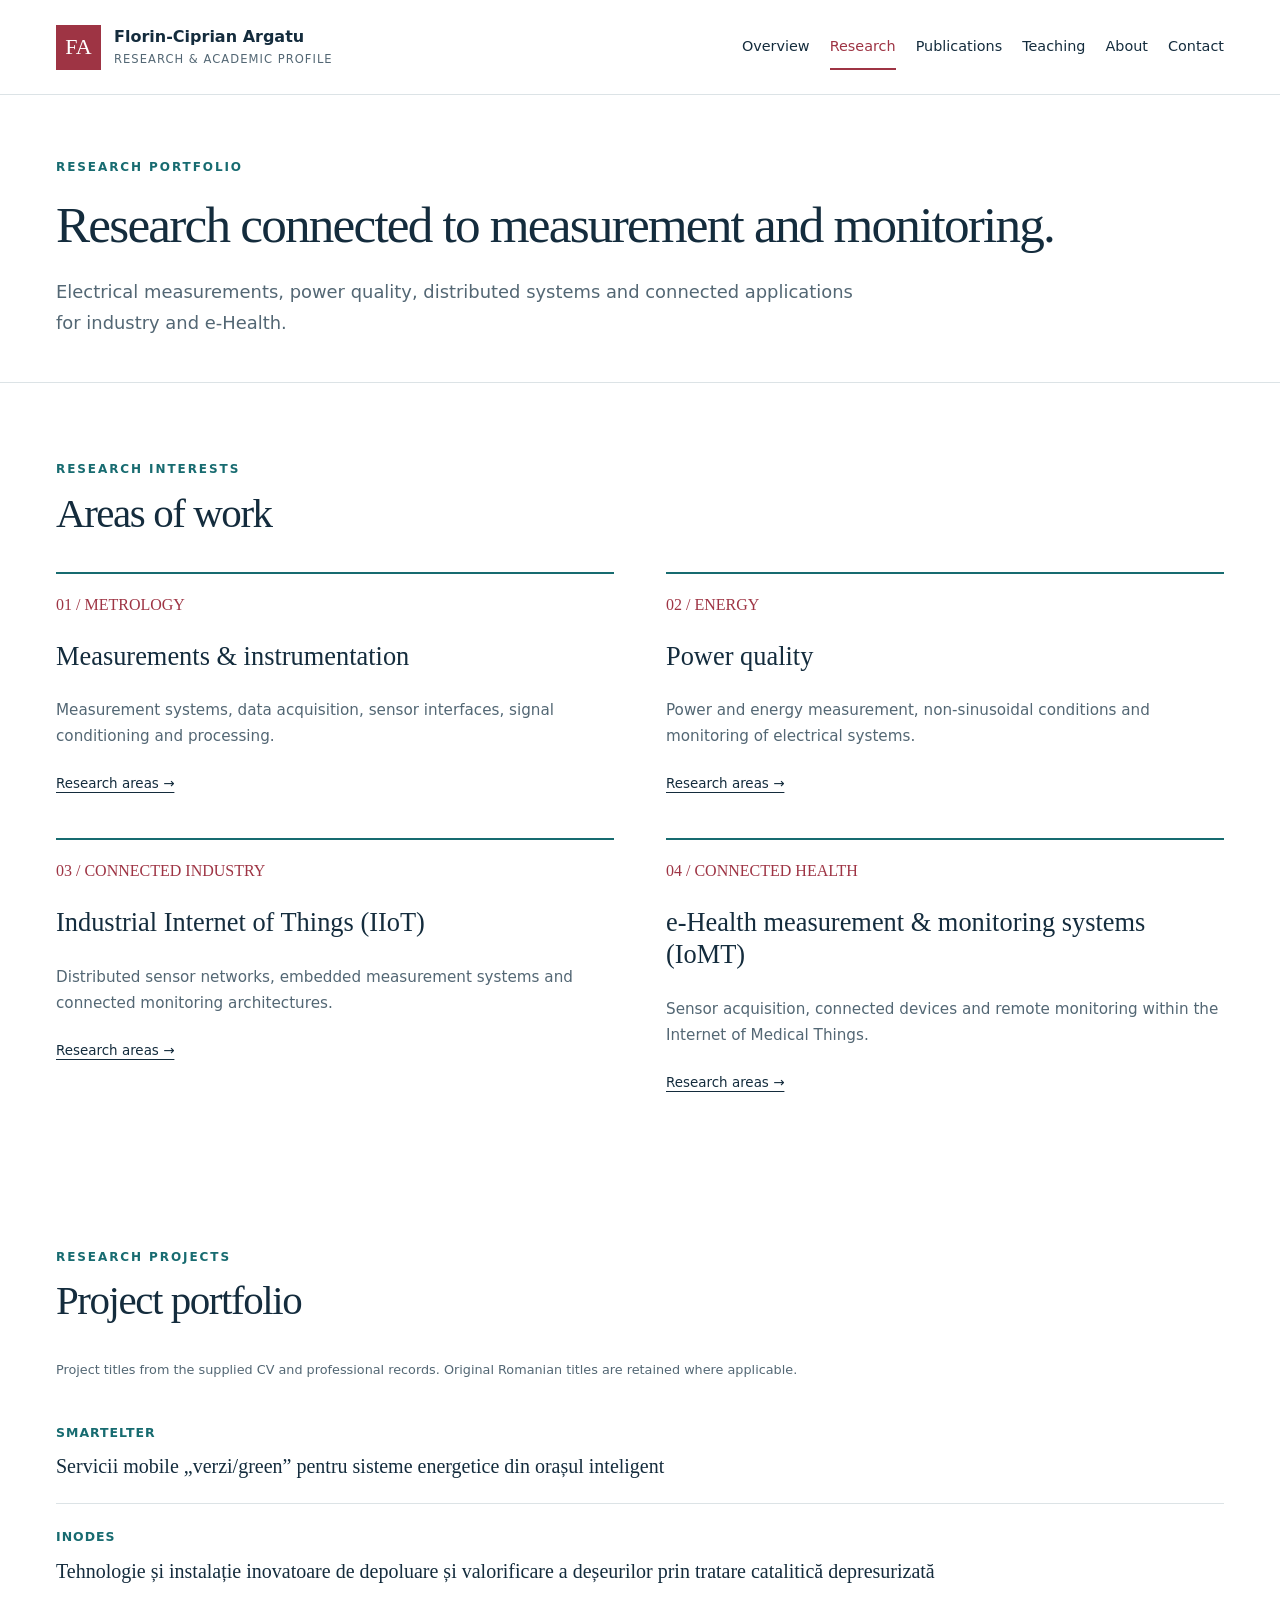
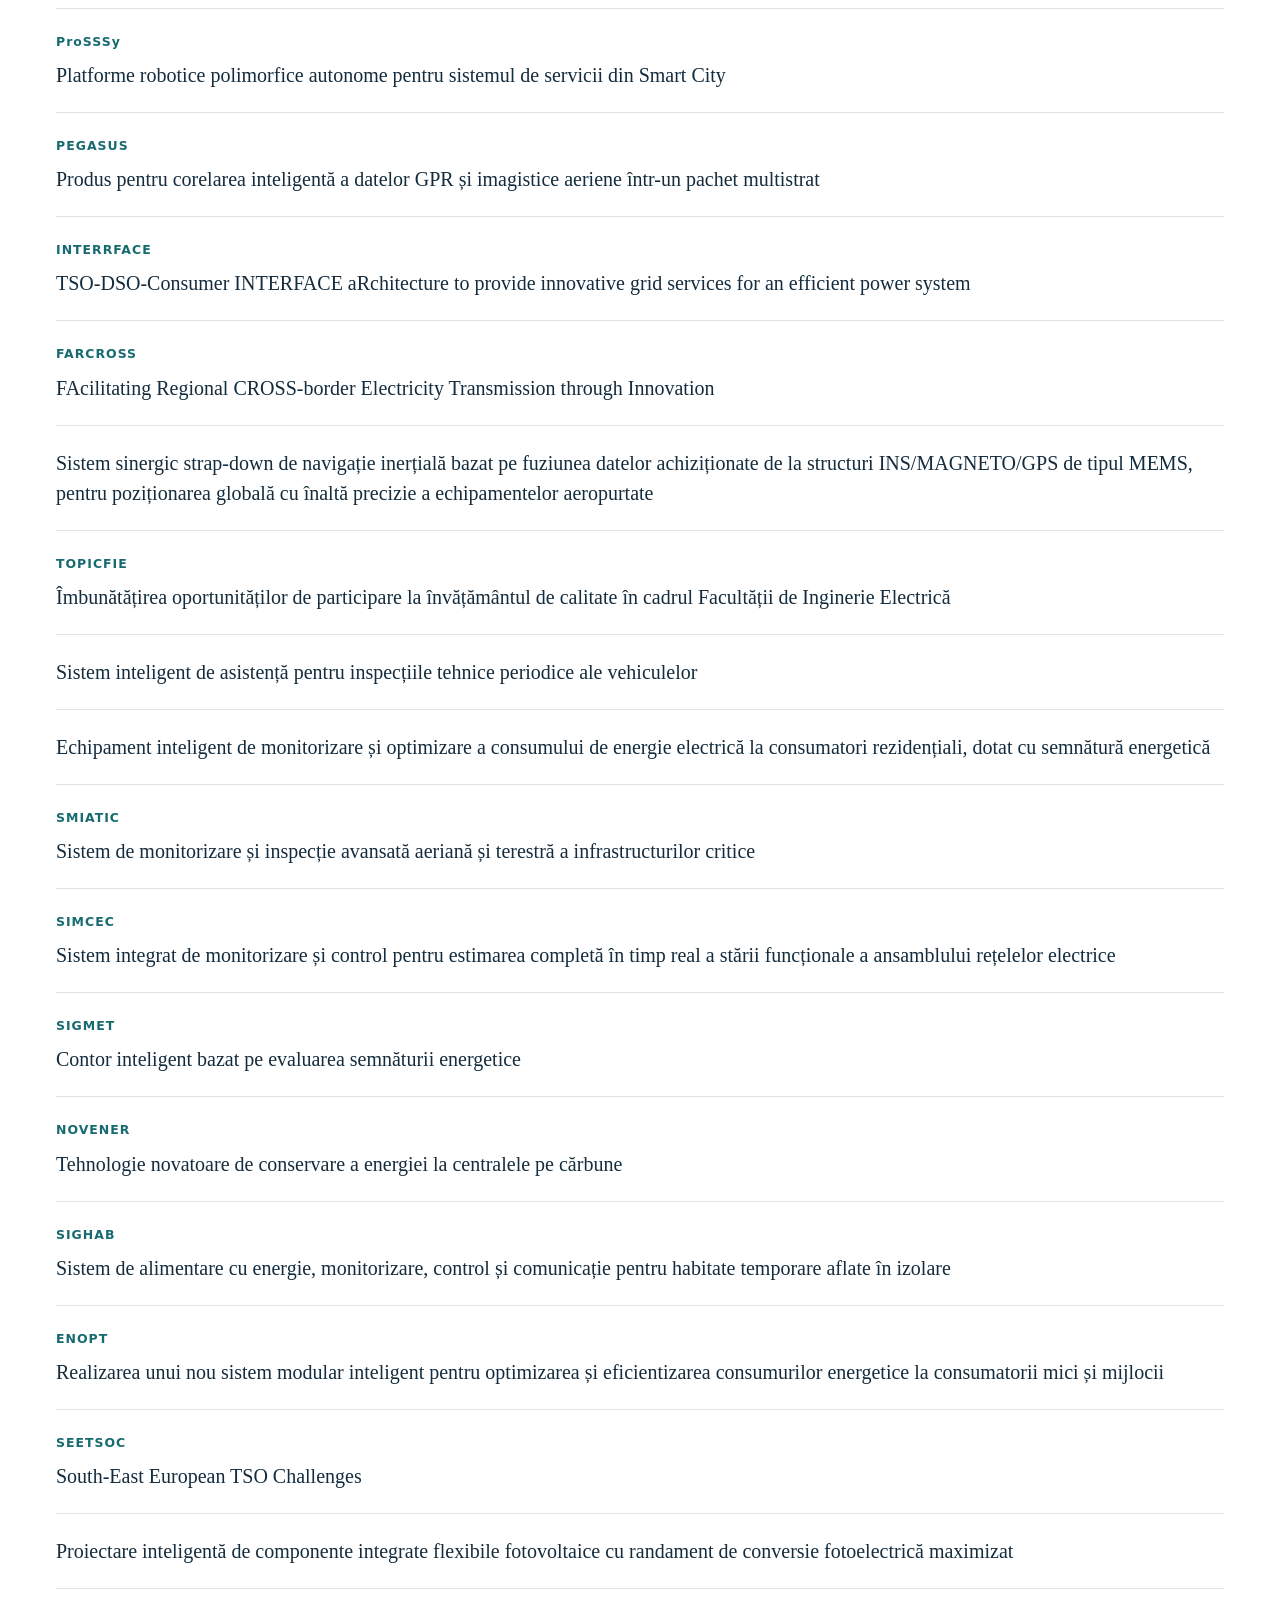
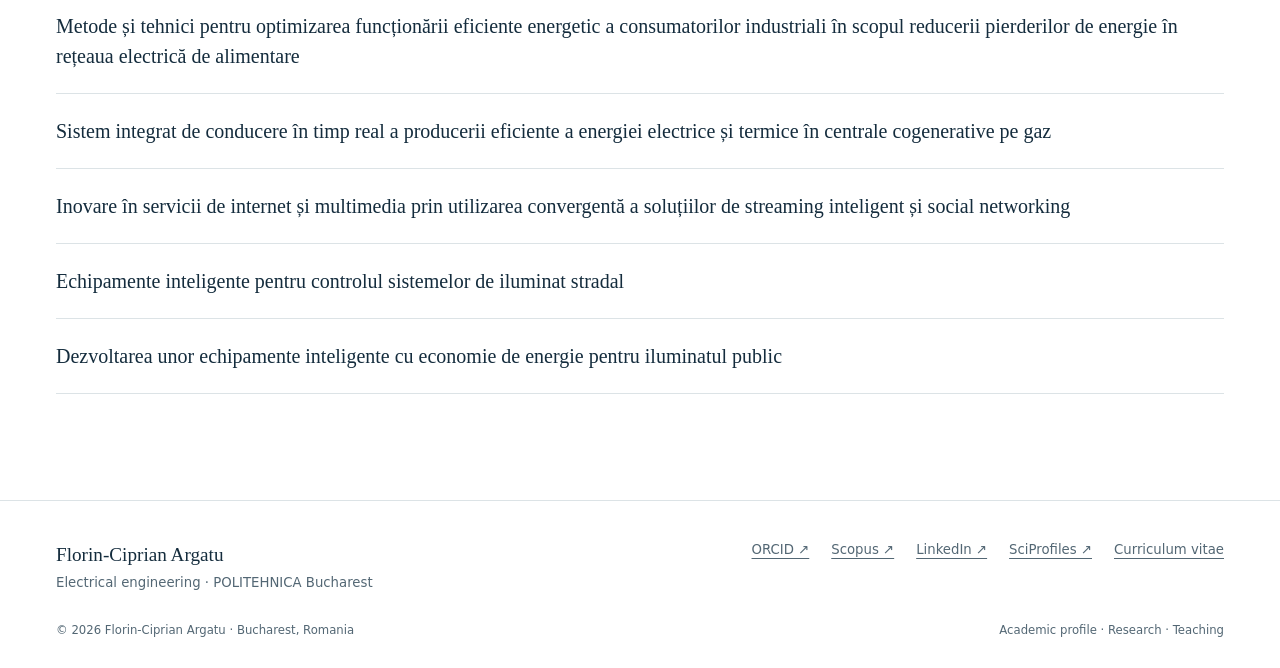
<file: research.html>
<!doctype html><html lang="en-GB"><head><meta charset="utf-8"><meta name="viewport" content="width=device-width,initial-scale=1"><meta name="robots" content="index,follow"><meta name="description" content="Academic profile of Florin-Ciprian Argatu, Associate Professor in Electrical Engineering: measurements, power quality, IIoT and e-Health monitoring."><title>Research | Florin-Ciprian Argatu</title><link rel="icon" type="image/svg+xml" href="assets/favicon.svg"><link rel="stylesheet" href="styles.css"><script defer src="app.js"></script></head><body><a class="skip" href="#main">Skip to content</a><header class="header"><div class="wrap header-inner"><a class="brand" href="index.html"><span class="monogram">FA</span><span class="brand-name">Florin-Ciprian Argatu<small>Research &amp; academic profile</small></span></a><button class="menu-toggle" aria-expanded="false" aria-controls="navigation">Menu</button><nav id="navigation" class="nav" aria-label="Main navigation"><a href="index.html">Overview</a><a href="research.html" aria-current="page">Research</a><a href="publications.html">Publications</a><a href="teaching.html">Teaching</a><a href="about.html">About</a><a href="contact.html">Contact</a></nav></div></header><main id="main"><section class="page-intro"><div class="wrap"><p class="eyebrow">Research portfolio</p><h1>Research connected to measurement and monitoring.</h1><p class="lead">Electrical measurements, power quality, distributed systems and connected applications for industry and e-Health.</p></div></section><section class="section wrap" id="interests"><div class="section-head"><div><p class="eyebrow">Research interests</p><h2>Areas of work</h2></div></div><div class="themes"><article class="theme"><span class="num">01 / METROLOGY</span><h3>Measurements &amp; instrumentation</h3><p>Measurement systems, data acquisition, sensor interfaces, signal conditioning and processing.</p><a href="research.html#interests">Research areas →</a></article><article class="theme"><span class="num">02 / ENERGY</span><h3>Power quality</h3><p>Power and energy measurement, non-sinusoidal conditions and monitoring of electrical systems.</p><a href="research.html#interests">Research areas →</a></article><article class="theme"><span class="num">03 / CONNECTED INDUSTRY</span><h3>Industrial Internet of Things (IIoT)</h3><p>Distributed sensor networks, embedded measurement systems and connected monitoring architectures.</p><a href="research.html#interests">Research areas →</a></article><article class="theme"><span class="num">04 / CONNECTED HEALTH</span><h3>e-Health measurement &amp; monitoring systems (IoMT)</h3><p>Sensor acquisition, connected devices and remote monitoring within the Internet of Medical Things.</p><a href="research.html#interests">Research areas →</a></article></div></section><section class="section wrap" id="projects"><div class="section-head"><div><p class="eyebrow">Research projects</p><h2>Project portfolio</h2></div></div><p class="figure-note">Project titles from the supplied CV and professional records. Original Romanian titles are retained where applicable.</p><div class="project-titles"><article class="project-entry"><span class="project-acronym">SMARTELTER</span><h3 lang="ro">Servicii mobile „verzi/green” pentru sisteme energetice din orașul inteligent</h3></article><article class="project-entry"><span class="project-acronym">INODES</span><h3 lang="ro">Tehnologie și instalație inovatoare de depoluare și valorificare a deșeurilor prin tratare catalitică depresurizată</h3></article><article class="project-entry"><span class="project-acronym">ProSSSy</span><h3 lang="ro">Platforme robotice polimorfice autonome pentru sistemul de servicii din Smart City</h3></article><article class="project-entry"><span class="project-acronym">PEGASUS</span><h3 lang="ro">Produs pentru corelarea inteligentă a datelor GPR și imagistice aeriene într-un pachet multistrat</h3></article><article class="project-entry"><span class="project-acronym">INTERRFACE</span><h3 lang="ro">TSO-DSO-Consumer INTERFACE aRchitecture to provide innovative grid services for an efficient power system</h3></article><article class="project-entry"><span class="project-acronym">FARCROSS</span><h3 lang="ro">FAcilitating Regional CROSS-border Electricity Transmission through Innovation</h3></article><article class="project-entry"><h3 lang="ro">Sistem sinergic strap-down de navigație inerțială bazat pe fuziunea datelor achiziționate de la structuri INS/MAGNETO/GPS de tipul MEMS, pentru poziționarea globală cu înaltă precizie a echipamentelor aeropurtate</h3></article><article class="project-entry"><span class="project-acronym">TOPICFIE</span><h3 lang="ro">Îmbunătățirea oportunităților de participare la învățământul de calitate în cadrul Facultății de Inginerie Electrică</h3></article><article class="project-entry"><h3 lang="ro">Sistem inteligent de asistență pentru inspecțiile tehnice periodice ale vehiculelor</h3></article><article class="project-entry"><h3 lang="ro">Echipament inteligent de monitorizare și optimizare a consumului de energie electrică la consumatori rezidențiali, dotat cu semnătură energetică</h3></article><article class="project-entry"><span class="project-acronym">SMIATIC</span><h3 lang="ro">Sistem de monitorizare și inspecție avansată aeriană și terestră a infrastructurilor critice</h3></article><article class="project-entry"><span class="project-acronym">SIMCEC</span><h3 lang="ro">Sistem integrat de monitorizare și control pentru estimarea completă în timp real a stării funcționale a ansamblului rețelelor electrice</h3></article><article class="project-entry"><span class="project-acronym">SIGMET</span><h3 lang="ro">Contor inteligent bazat pe evaluarea semnăturii energetice</h3></article><article class="project-entry"><span class="project-acronym">NOVENER</span><h3 lang="ro">Tehnologie novatoare de conservare a energiei la centralele pe cărbune</h3></article><article class="project-entry"><span class="project-acronym">SIGHAB</span><h3 lang="ro">Sistem de alimentare cu energie, monitorizare, control și comunicație pentru habitate temporare aflate în izolare</h3></article><article class="project-entry"><span class="project-acronym">ENOPT</span><h3 lang="ro">Realizarea unui nou sistem modular inteligent pentru optimizarea și eficientizarea consumurilor energetice la consumatorii mici și mijlocii</h3></article><article class="project-entry"><span class="project-acronym">SEETSOC</span><h3 lang="ro">South-East European TSO Challenges</h3></article><article class="project-entry"><h3 lang="ro">Proiectare inteligentă de componente integrate flexibile fotovoltaice cu randament de conversie fotoelectrică maximizat</h3></article><article class="project-entry"><h3 lang="ro">Metode și tehnici pentru optimizarea funcționării eficiente energetic a consumatorilor industriali în scopul reducerii pierderilor de energie în rețeaua electrică de alimentare</h3></article><article class="project-entry"><h3 lang="ro">Sistem integrat de conducere în timp real a producerii eficiente a energiei electrice și termice în centrale cogenerative pe gaz</h3></article><article class="project-entry"><h3 lang="ro">Inovare în servicii de internet și multimedia prin utilizarea convergentă a soluțiilor de streaming inteligent și social networking</h3></article><article class="project-entry"><h3 lang="ro">Echipamente inteligente pentru controlul sistemelor de iluminat stradal</h3></article><article class="project-entry"><h3 lang="ro">Dezvoltarea unor echipamente inteligente cu economie de energie pentru iluminatul public</h3></article></div></section></main><footer class="footer"><div class="wrap"><div class="footer-top"><div><strong>Florin-Ciprian Argatu</strong><br>Electrical engineering · POLITEHNICA Bucharest</div><nav aria-label="Academic profiles"><a href="https://orcid.org/0000-0003-0606-6273">ORCID ↗</a><a href="https://www.scopus.com/authid/detail.uri?authorId=57209171268">Scopus ↗</a><a href="https://www.linkedin.com/in/florin-ciprian-argatu-b13647b3/">LinkedIn ↗</a><a href="https://sciprofiles.com/profile/argatuflorinciprian">SciProfiles ↗</a><a href="cv.html">Curriculum vitae</a></nav></div><div class="footer-bottom"><span>© 2026 Florin-Ciprian Argatu · Bucharest, Romania</span><span>Academic profile · Research · Teaching</span></div></div></footer></body></html>
</file>
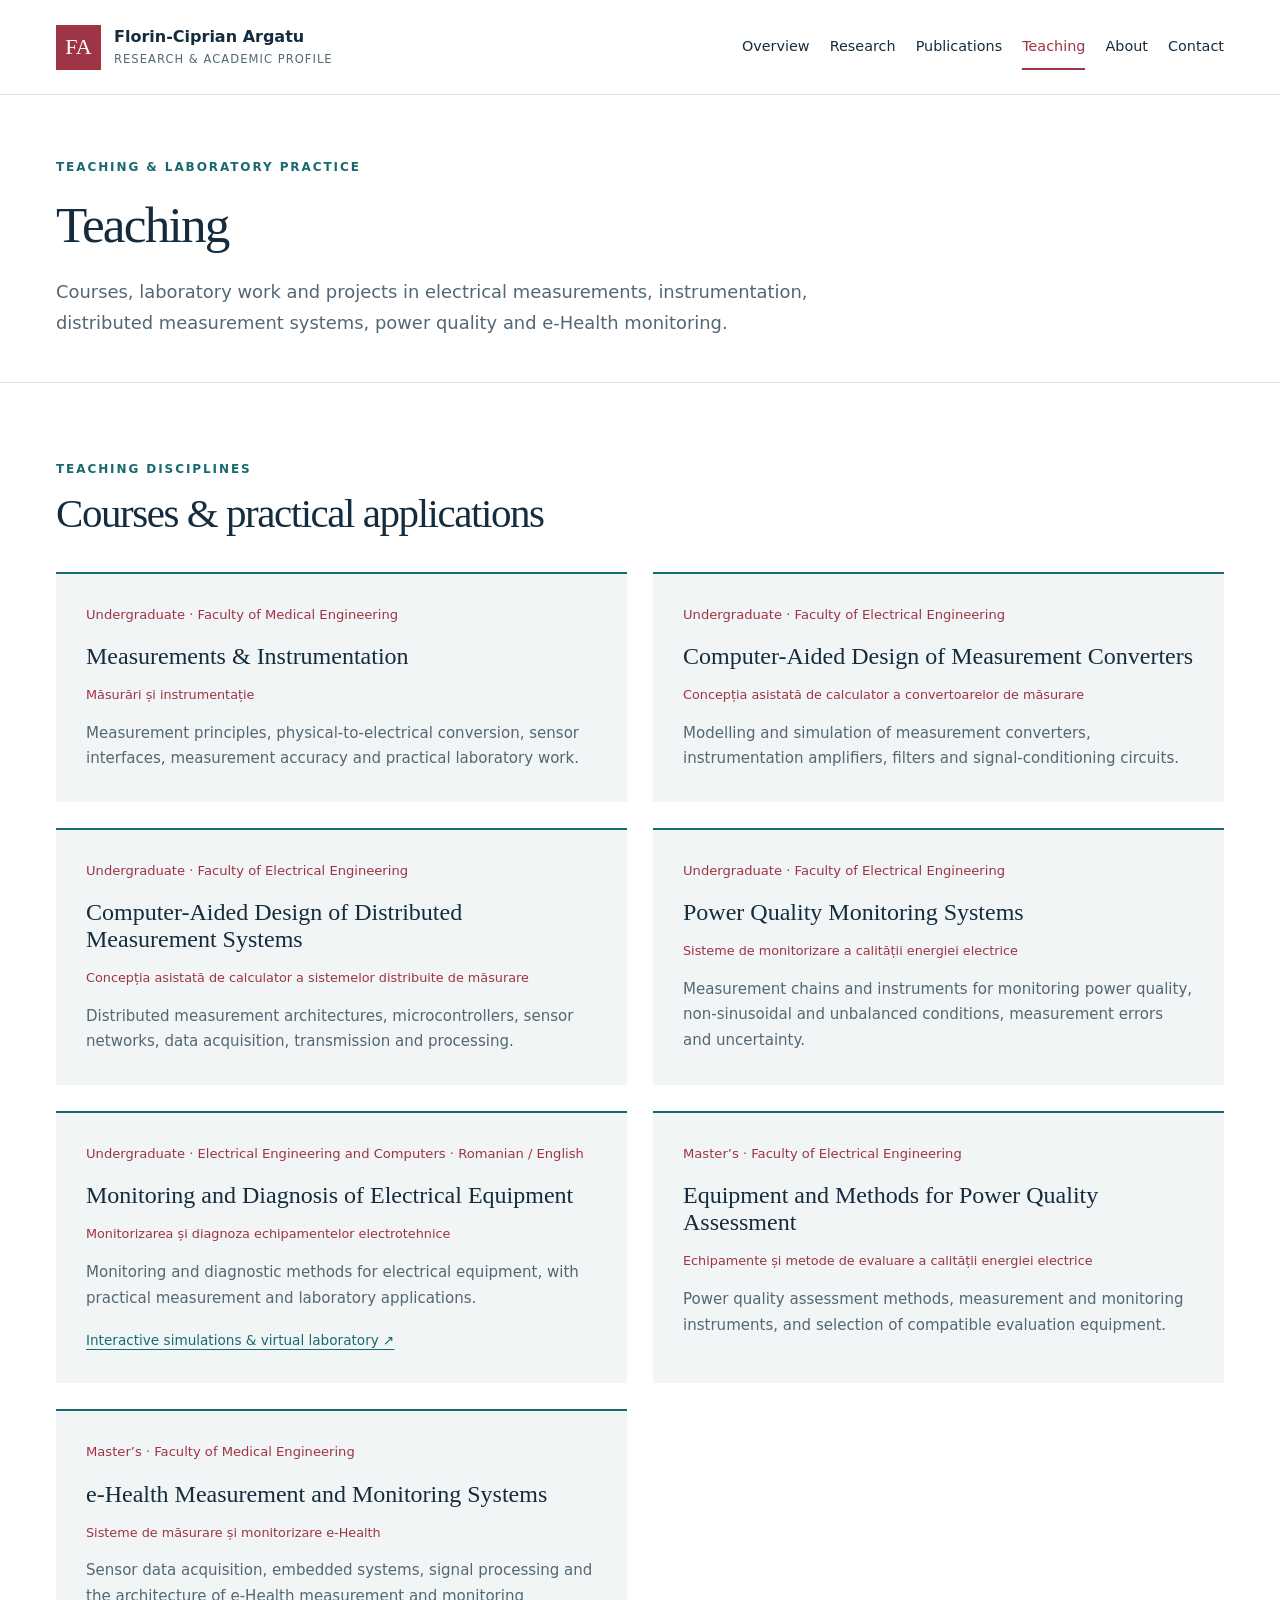
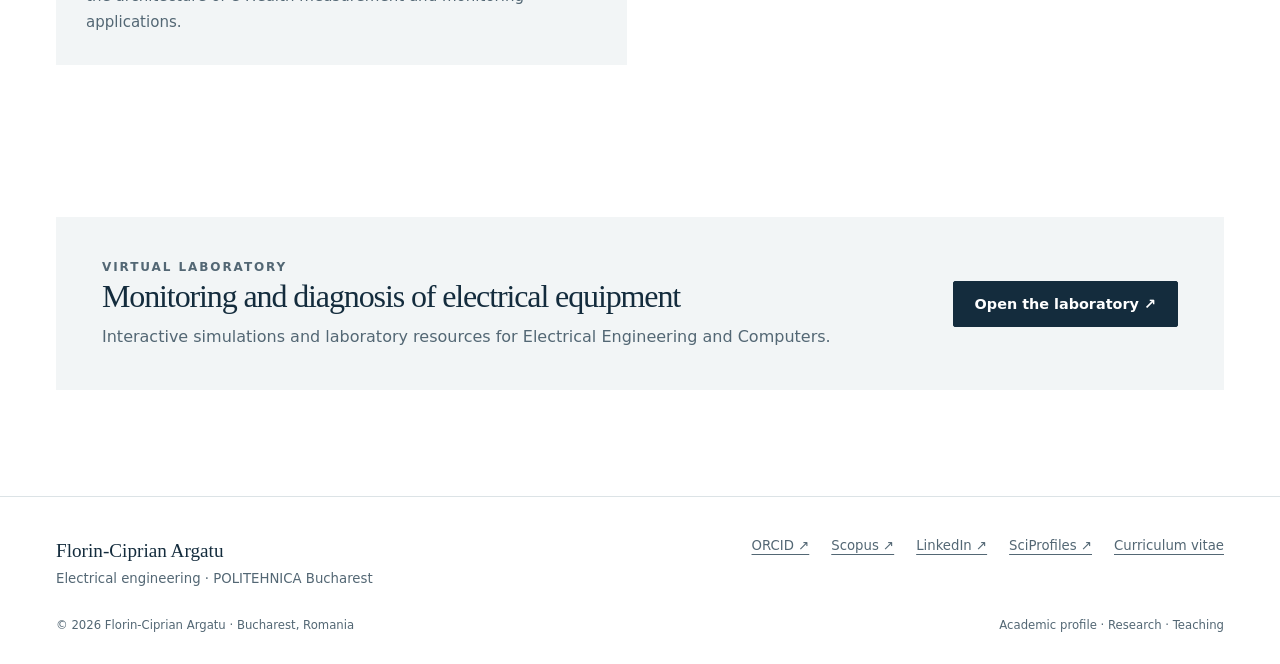
<file: teaching.html>
<!doctype html><html lang="en-GB"><head><meta charset="utf-8"><meta name="viewport" content="width=device-width,initial-scale=1"><meta name="robots" content="index,follow"><meta name="description" content="Academic profile of Florin-Ciprian Argatu, Associate Professor in Electrical Engineering: measurements, power quality, IIoT and e-Health monitoring."><title>Teaching | Florin-Ciprian Argatu</title><link rel="icon" type="image/svg+xml" href="assets/favicon.svg"><link rel="stylesheet" href="styles.css"><script defer src="app.js"></script></head><body><a class="skip" href="#main">Skip to content</a><header class="header"><div class="wrap header-inner"><a class="brand" href="index.html"><span class="monogram">FA</span><span class="brand-name">Florin-Ciprian Argatu<small>Research &amp; academic profile</small></span></a><button class="menu-toggle" aria-expanded="false" aria-controls="navigation">Menu</button><nav id="navigation" class="nav" aria-label="Main navigation"><a href="index.html">Overview</a><a href="research.html">Research</a><a href="publications.html">Publications</a><a href="teaching.html" aria-current="page">Teaching</a><a href="about.html">About</a><a href="contact.html">Contact</a></nav></div></header><main id="main"><section class="page-intro"><div class="wrap"><p class="eyebrow">Teaching &amp; laboratory practice</p><h1>Teaching</h1><p class="lead">Courses, laboratory work and projects in electrical measurements, instrumentation, distributed measurement systems, power quality and e-Health monitoring.</p></div></section><section class="section wrap"><div class="section-head"><div><p class="eyebrow">Teaching disciplines</p><h2>Courses &amp; practical applications</h2></div></div><div class="course-list"><article class="course"><small>Undergraduate · Faculty of Medical Engineering</small><h3>Measurements &amp; Instrumentation</h3><p class="course-original" lang="ro">Măsurări și instrumentație</p><p>Measurement principles, physical-to-electrical conversion, sensor interfaces, measurement accuracy and practical laboratory work.</p></article><article class="course"><small>Undergraduate · Faculty of Electrical Engineering</small><h3>Computer-Aided Design of Measurement Converters</h3><p class="course-original" lang="ro">Concepția asistată de calculator a convertoarelor de măsurare</p><p>Modelling and simulation of measurement converters, instrumentation amplifiers, filters and signal-conditioning circuits.</p></article><article class="course"><small>Undergraduate · Faculty of Electrical Engineering</small><h3>Computer-Aided Design of Distributed Measurement Systems</h3><p class="course-original" lang="ro">Concepția asistată de calculator a sistemelor distribuite de măsurare</p><p>Distributed measurement architectures, microcontrollers, sensor networks, data acquisition, transmission and processing.</p></article><article class="course"><small>Undergraduate · Faculty of Electrical Engineering</small><h3>Power Quality Monitoring Systems</h3><p class="course-original" lang="ro">Sisteme de monitorizare a calității energiei electrice</p><p>Measurement chains and instruments for monitoring power quality, non-sinusoidal and unbalanced conditions, measurement errors and uncertainty.</p></article><article class="course"><small>Undergraduate · Electrical Engineering and Computers · Romanian / English</small><h3>Monitoring and Diagnosis of Electrical Equipment</h3><p class="course-original" lang="ro">Monitorizarea și diagnoza echipamentelor electrotehnice</p><p>Monitoring and diagnostic methods for electrical equipment, with practical measurement and laboratory applications.</p><a class="course-link" href="https://argatuflorin.github.io/MDoEE/">Interactive simulations &amp; virtual laboratory ↗</a></article><article class="course"><small>Master’s · Faculty of Electrical Engineering</small><h3>Equipment and Methods for Power Quality Assessment</h3><p class="course-original" lang="ro">Echipamente și metode de evaluare a calității energiei electrice</p><p>Power quality assessment methods, measurement and monitoring instruments, and selection of compatible evaluation equipment.</p></article><article class="course"><small>Master’s · Faculty of Medical Engineering</small><h3>e-Health Measurement and Monitoring Systems</h3><p class="course-original" lang="ro">Sisteme de măsurare și monitorizare e-Health</p><p>Sensor data acquisition, embedded systems, signal processing and the architecture of e-Health measurement and monitoring applications.</p></article></div></section><section class="section wrap"><div class="callout"><div><p class="eyebrow">Virtual laboratory</p><h2>Monitoring and diagnosis of electrical equipment</h2><p>Interactive simulations and laboratory resources for Electrical Engineering and Computers.</p></div><a class="button" href="https://argatuflorin.github.io/MDoEE/">Open the laboratory ↗</a></div></section></main><footer class="footer"><div class="wrap"><div class="footer-top"><div><strong>Florin-Ciprian Argatu</strong><br>Electrical engineering · POLITEHNICA Bucharest</div><nav aria-label="Academic profiles"><a href="https://orcid.org/0000-0003-0606-6273">ORCID ↗</a><a href="https://www.scopus.com/authid/detail.uri?authorId=57209171268">Scopus ↗</a><a href="https://www.linkedin.com/in/florin-ciprian-argatu-b13647b3/">LinkedIn ↗</a><a href="https://sciprofiles.com/profile/argatuflorinciprian">SciProfiles ↗</a><a href="cv.html">Curriculum vitae</a></nav></div><div class="footer-bottom"><span>© 2026 Florin-Ciprian Argatu · Bucharest, Romania</span><span>Academic profile · Research · Teaching</span></div></div></footer></body></html>
</file>
<file: styles.css>
:root{--ink:#142c3d;--muted:#536774;--paper:#fff;--subtle:#f2f5f6;--line:#dce3e6;--accent:#9e3444;--teal:#176b70;--dark:#142f40;--serif:Georgia,'Times New Roman',serif;--sans:Inter,system-ui,-apple-system,BlinkMacSystemFont,'Segoe UI',sans-serif}*{box-sizing:border-box}html{scroll-behavior:smooth;scroll-padding-top:100px}body{margin:0;font:16px/1.7 var(--sans);color:var(--ink);background:var(--paper)}a{color:inherit;text-underline-offset:4px}a:hover{color:var(--accent)}img{max-width:100%;display:block}button,input,select{font:inherit}button,a,input,select,summary{touch-action:manipulation}button{cursor:pointer}button:focus-visible,a:focus-visible,input:focus-visible,select:focus-visible,summary:focus-visible{outline:3px solid #ce8f33;outline-offset:5px}h1,h2,h3,h4,p{margin-top:0}h1,h2,h3{line-height:1.17}h1,h2{font-family:var(--serif);font-weight:400;letter-spacing:-.035em}h1{font-size:clamp(2.6rem,5vw,4.7rem)}h2{font-size:clamp(2rem,3.2vw,3.1rem)}h3{font-size:1.25rem;line-height:1.4}p{margin-bottom:1.2rem}small{font-size:.82rem}.wrap{width:min(1216px,calc(100% - 112px));margin-inline:auto}.skip{position:fixed;left:10px;top:-100px;background:white;z-index:100;padding:10px}.skip:focus{top:10px}.review-strip{background:var(--dark);color:#dce8ed;font-size:.78rem;letter-spacing:.04em;display:flex;justify-content:center;gap:16px;padding:6px 20px}.review-strip a{color:#fff}.header{background:rgba(255,255,255,.98);border-bottom:1px solid var(--line);position:sticky;top:0;z-index:10}.header-inner{display:flex;align-items:center;justify-content:space-between;min-height:94px;gap:22px}.brand{display:flex;align-items:center;gap:13px;text-decoration:none;font-weight:600;line-height:1.3}.monogram{display:grid;place-items:center;width:45px;height:45px;background:var(--accent);color:#fff;font:22px var(--serif)}.brand small{display:block;font-weight:400;font-size:.72rem;letter-spacing:.09em;color:var(--muted);margin-top:4px;text-transform:uppercase}.nav{display:flex;align-items:center;gap:28px}.nav a{font-size:.9rem;text-decoration:none;padding:10px 0;border-bottom:2px solid transparent}.nav a[aria-current=page]{color:var(--accent);border-color:var(--accent)}.menu-toggle{display:none;border:1px solid var(--line);background:white;padding:6px 13px;border-radius:3px;color:var(--ink)}.eyebrow{font-size:.75rem;letter-spacing:.16em;text-transform:uppercase;font-weight:650;color:var(--teal);margin-bottom:22px}.hero{display:grid;grid-template-columns:1fr .67fr;gap:88px;align-items:center;padding:72px 0 66px}.hero h1{margin:0 0 18px}.hero .position{font-size:1.05rem;font-weight:600;color:var(--accent);margin-bottom:22px}.hero .lead{font-size:1.2rem;max-width:620px;line-height:1.65;color:var(--muted)}.hero-portrait{padding:14px;border:1px solid #adc4c9;background:var(--paper)}.hero-portrait figure{position:relative;margin:0;background:var(--subtle)}.hero-portrait img{width:100%;height:auto;object-fit:contain;object-position:center}.portrait-caption{display:flex;flex-wrap:wrap;gap:4px 12px;justify-content:space-between;padding:12px 17px;background:var(--dark);color:#fff;font-size:.74rem;letter-spacing:.04em}.buttons{display:flex;gap:12px;flex-wrap:wrap;margin-top:28px}.button{display:inline-flex;align-items:center;justify-content:center;gap:9px;min-height:46px;padding:10px 21px;border:1px solid var(--ink);text-decoration:none;font-size:.9rem;font-weight:550;background:var(--ink);color:#fff;border-radius:2px;line-height:1.4}.button:hover{background:var(--accent);border-color:var(--accent);color:#fff}.button.secondary{background:transparent;color:var(--ink);border-color:#b6c3ca}.button.secondary:hover{border-color:var(--accent);color:var(--accent)}.profile-links{display:flex;flex-wrap:wrap;gap:23px;margin-top:25px;font-size:.83rem}.profile-links a{color:var(--muted);text-decoration:none;border-bottom:1px solid #bac9cf}.metrics{border-top:1px solid var(--line);border-bottom:1px solid var(--line);display:grid;grid-template-columns:repeat(4,1fr);padding:25px 0}.metric{padding:0 30px;border-right:1px solid var(--line)}.metric:first-child{padding-left:0}.metric:last-child{border:0}.metric strong{font:2.65rem var(--serif);display:block}.metric span{font-size:.82rem;color:var(--muted)}.metric-note{font-size:.72rem;color:var(--muted);padding-top:12px}.section{padding:76px 0}.section-head{display:flex;align-items:end;justify-content:space-between;gap:32px;margin-bottom:34px}.section-head h2{margin-bottom:0}.section-head .eyebrow{margin-bottom:10px}.text-link{color:var(--teal);font-size:.88rem;white-space:nowrap}.themes{display:grid;grid-template-columns:repeat(3,1fr);gap:42px}.theme{border-top:2px solid var(--teal);padding-top:22px}.theme .num{font:1rem var(--serif);color:var(--accent);margin-bottom:26px;display:block}.theme h3{font:1.65rem/1.22 var(--serif)}.theme p{color:var(--muted);font-size:.95rem}.theme a{font-size:.84rem}.dark-section{background:var(--dark);color:white}.dark-section .eyebrow{color:#9cd5d0}.dark-section .text-link{color:#d7e8eb}.project-feature{display:grid;grid-template-columns:160px 1fr 220px;gap:40px;border-top:1px solid #3e5665;padding:29px 0;align-items:start}.project-feature .name{font:1.65rem var(--serif);color:white;text-decoration:none}.project-feature h3{font-weight:500;font-size:1.15rem;margin-bottom:8px}.project-feature p{color:#b9cbd5;font-size:.9rem;margin:0}.project-feature .role{text-align:right;font-size:.82rem;color:#b9cbd5}.role strong{display:block;color:inherit;font-weight:600}.role small{display:block;margin-top:8px}.pub-list{border-top:1px solid var(--line)}.pub-row{display:grid;grid-template-columns:67px 1fr;gap:25px;padding:28px 0;border-bottom:1px solid var(--line)}.pub-year{font-family:var(--serif);font-size:1.4rem;color:var(--muted)}.pub-row h3{font:1.25rem/1.4 var(--serif);margin:7px 0 10px;letter-spacing:0}.pub-row h3 a{text-decoration:none}.pub-meta{font-size:.74rem;color:var(--teal);text-transform:uppercase;letter-spacing:.06em}.pub-authors{font-size:.85rem;color:var(--muted);margin-bottom:8px}.pub-venue{font-size:.88rem;margin-bottom:10px}.pub-actions{display:flex;flex-wrap:wrap;gap:20px;font-size:.8rem}.pub-actions a{color:var(--teal)}.pub-detail{margin-top:12px}.pub-detail summary{font-size:.84rem;color:var(--teal);cursor:pointer;width:fit-content}.pub-detail-body{margin-top:15px;background:var(--subtle);padding:20px;font-size:.9rem}.pub-detail-body p:last-child{margin-bottom:0}.pub-detail-body dl{margin:0 0 12px}.pub-detail-body dt{font-weight:600;float:left;margin-right:7px}.pub-detail-body dd{margin-left:0;overflow-wrap:anywhere}.callout{background:var(--subtle);padding:40px 46px;display:flex;align-items:center;justify-content:space-between;gap:40px}.callout h2{font-size:2rem;margin-bottom:8px}.callout p{margin:0;color:var(--muted)}.footer{border-top:1px solid var(--line);margin-top:30px;padding:38px 0 28px;font-size:.83rem;color:var(--muted)}.footer-top{display:flex;justify-content:space-between;gap:35px}.footer strong{font-family:var(--serif);font-size:1.2rem;color:var(--ink);font-weight:400}.footer nav{display:flex;flex-wrap:wrap;gap:22px}.footer-bottom{font-size:.73rem;margin-top:26px;display:flex;justify-content:space-between;gap:20px}.page-intro{padding:62px 0 44px;border-bottom:1px solid var(--line)}.page-intro h1{font-size:clamp(2.6rem,4vw,3.8rem);margin-bottom:22px}.page-intro .lead{font-size:1.12rem;color:var(--muted);max-width:800px;margin-bottom:0}.page-intro .eyebrow{margin-bottom:18px}.filters{display:flex;gap:16px;align-items:end;padding:27px 0;flex-wrap:wrap}.filters label{display:flex;flex-direction:column;gap:7px;font-size:.78rem;font-weight:600}.filters .search-field{flex:1;min-width:220px}.filters input,.filters select{padding:11px 13px;min-height:47px;border:1px solid #b8c8ce;border-radius:2px;background:#fff;color:var(--ink);font-size:.9rem}.filter-count{font-size:.82rem;color:var(--muted);display:flex;justify-content:space-between;gap:20px;padding-bottom:18px}.empty{padding:44px;background:var(--subtle);text-align:center}.project-grid{display:grid;grid-template-columns:1fr 1fr;gap:28px}.project-card{border:1px solid var(--line);padding:32px;position:relative;display:flex;flex-direction:column}.project-card.director{border-top:3px solid var(--accent)}.project-card .eyebrow{margin-bottom:15px}.project-card h2{font-size:2rem;margin-bottom:12px}.project-card h2 a{text-decoration:none}.project-card h3{font-size:1rem;font-weight:500;color:var(--muted);margin-bottom:19px}.project-card p{font-size:.92rem}.project-card .project-meta{font-size:.8rem;color:var(--muted);border-top:1px solid var(--line);padding-top:16px;margin-top:auto;display:flex;justify-content:space-between;gap:15px}.project-card .text-link{display:inline-block;margin-top:18px}.project-detail{display:grid;grid-template-columns:1fr 310px;gap:65px;align-items:start}.prose{max-width:810px}.prose h2{font-size:2rem;margin:38px 0 18px}.prose h2:first-child{margin-top:0}.prose p,.prose li{color:var(--muted)}.prose li{margin-bottom:12px}.prose ul{padding-left:22px}.fact-panel{background:var(--subtle);padding:28px;font-size:.88rem;border-top:3px solid var(--teal)}.fact-panel dt{font-size:.72rem;letter-spacing:.09em;text-transform:uppercase;font-weight:650;color:var(--teal);margin-bottom:4px}.fact-panel dd{margin:0 0 22px;overflow-wrap:anywhere}.fact-panel dd:last-child{margin-bottom:0}.breadcrumb{font-size:.83rem;color:var(--muted);padding-top:30px}.timeline-row{display:grid;grid-template-columns:220px 1fr;gap:35px;border-top:1px solid var(--line);padding:28px 0}.timeline-row .date{font-size:.88rem;color:var(--teal)}.timeline-row h3{font-size:1.2rem;margin-bottom:7px}.timeline-row .org{color:var(--accent);font-size:.92rem;margin-bottom:10px}.timeline-row p{color:var(--muted);font-size:.94rem;margin-bottom:0}.two-col{display:grid;grid-template-columns:1fr 1fr;gap:64px}.two-col h2{font-size:2.3rem}.affiliations{display:grid;grid-template-columns:1.5fr 1fr 1fr;gap:36px;margin-top:24px}.affiliations>div{min-width:0}.society-label{font-size:.85rem;font-weight:600;margin:18px 0 7px}.society-list{padding-left:20px;margin:0;font-size:.85rem;color:var(--muted)}.society-list li{margin-bottom:7px}.affiliations strong{display:block;font:1.6rem var(--serif)}.affiliations span{font-size:.86rem;color:var(--muted)}.course-list{display:grid;grid-template-columns:1fr 1fr;gap:26px}.course{background:var(--subtle);padding:30px;border-top:2px solid var(--teal)}.course h3{font:1.5rem var(--serif);margin-bottom:14px}.course p{font-size:.94rem;color:var(--muted);margin:0}.course small{display:block;color:var(--accent);margin-bottom:17px}.bar-chart{display:flex;gap:8px;align-items:end;height:145px;margin:34px 0 20px;padding-bottom:25px;border-bottom:1px solid var(--line)}.bar-wrap{height:100%;flex:1;display:flex;align-items:center;justify-content:end;flex-direction:column;position:relative}.bar{width:100%;max-width:60px;background:var(--teal);min-height:4px}.bar-count{font-size:.72rem;line-height:1.4;margin-bottom:5px;color:var(--muted)}.bar-label{font-size:.72rem;position:absolute;bottom:-23px}.tag{font-size:.72rem;background:#e8f0f1;color:#17565e;padding:3px 8px;display:inline-block;margin:3px 5px 3px 0}.contact-grid{display:grid;grid-template-columns:1fr 1fr;gap:60px}.contact-card{padding:30px 0;border-bottom:1px solid var(--line)}.contact-card h2{font:1.7rem var(--serif);margin-bottom:12px}.contact-card p{color:var(--muted)}.contact-card a{overflow-wrap:anywhere}.figure-note{font-size:.8rem;color:var(--muted)}.research-flow{display:grid;grid-template-columns:repeat(3,1fr);gap:0;border:1px solid var(--line);margin-top:24px}.research-flow div{padding:30px;border-right:1px solid var(--line);background:var(--subtle)}.research-flow div:last-child{border:0}.research-flow strong{font:1.45rem var(--serif);display:block;margin:12px 0}.research-flow span{font-size:.84rem;color:var(--muted)}[hidden]{display:none!important}.cv-page .review-strip,.cv-page .header,.cv-page .footer{display:none}.cv-page .page-intro{padding-top:48px}.cv-page .wrap{max-width:1000px}.cv-contact{font-size:.92rem;color:var(--muted)}.cv-page h1{font-size:2.8rem}.cv-page .section{padding:30px 0}.cv-page h2{font-size:1.9rem}.cv-page .timeline-row{padding:16px 0;grid-template-columns:180px 1fr}.cv-page .timeline-row p{font-size:.87rem}.top-link{font-size:.8rem}
@media(min-width:1450px){.hero{gap:115px}}
@media(max-width:1050px){.wrap{width:calc(100% - 64px)}.nav{gap:17px}.brand .brand-name{display:none}.hero{gap:40px;grid-template-columns:1.15fr .85fr}.project-feature{grid-template-columns:130px 1fr 170px;gap:25px}.project-detail{gap:35px;grid-template-columns:1fr 280px}}
@media(max-width:740px){.wrap{width:calc(100% - 40px)}.review-strip{font-size:.7rem;gap:12px}.header-inner{min-height:74px}.brand .brand-name{display:block;font-size:.85rem}.brand small{font-size:.6rem}.monogram{width:37px;height:37px;font-size:19px}.menu-toggle{display:block}.nav{display:none;position:absolute;left:0;right:0;top:100%;padding:20px;background:white;border-bottom:1px solid var(--line);box-shadow:0 6px 12px #0001;flex-wrap:wrap;gap:10px 24px}.nav.open{display:flex}.nav a{font-size:1rem}.hero{padding:40px 0;grid-template-columns:1fr;gap:35px}.hero h1{font-size:3.1rem}.hero .lead{font-size:1.06rem}.hero-portrait{max-width:390px;width:100%;margin-inline:auto}.hero .eyebrow{font-size:.68rem}.metrics{grid-template-columns:1fr 1fr;row-gap:25px}.metric,.metric:first-child{padding:0 15px}.metric:nth-child(2){border-right:0}.metric strong{font-size:2.25rem}.metric span{font-size:.75rem}.metric-note{font-size:.7rem}.section{padding:48px 0}.section-head{align-items:start;gap:16px;flex-direction:column}.themes{grid-template-columns:1fr;gap:27px}.theme .num{margin-bottom:13px}.theme h3{font-size:1.5rem}.project-feature{grid-template-columns:1fr;gap:12px;padding:25px 0}.project-feature .role{text-align:left}.role small{margin-top:3px}.project-grid,.course-list,.two-col,.contact-grid{grid-template-columns:1fr;gap:24px}.project-card{padding:24px}.project-card h2{font-size:1.8rem}.project-detail{grid-template-columns:1fr;gap:32px}.fact-panel{order:-1}.project-detail .fact-panel dl{display:grid;grid-template-columns:1fr}.pub-row{grid-template-columns:45px 1fr;gap:13px;padding:23px 0}.pub-year{font-size:1.15rem}.pub-row h3{font-size:1.12rem}.pub-authors{font-size:.82rem;overflow-wrap:anywhere}.pub-detail-body{padding:16px}.pub-actions{gap:13px}.page-intro{padding:42px 0 30px}.page-intro h1{font-size:2.6rem}.page-intro .lead{font-size:1rem}.filters{gap:12px}.filters label{flex:1;min-width:125px}.filters .search-field{min-width:100%}.filters select{max-width:100%;width:100%}.timeline-row,.cv-page .timeline-row{grid-template-columns:1fr;gap:9px;padding:23px 0}.timeline-row .date{font-size:.8rem}.callout{padding:30px;flex-direction:column;align-items:start;gap:20px}.callout .buttons{margin:0}.footer-top,.footer-bottom{flex-direction:column;gap:20px}.footer nav{gap:15px}.footer-bottom{margin-top:22px}.research-flow{grid-template-columns:1fr}.research-flow div{border-right:0;border-bottom:1px solid var(--line);padding:22px}.bar-chart{gap:5px}.bar-label{font-size:.6rem;transform:rotate(-45deg);bottom:-25px}.affiliations{grid-template-columns:1fr;gap:25px}}
@media(prefers-reduced-motion:reduce){html{scroll-behavior:auto}*{animation:none!important;transition:none!important}}
@media print{body{font-size:10pt;background:white}.header,.review-strip,.footer,.filters,.buttons,.menu-toggle,.no-print{display:none!important}.wrap{width:100%;max-width:none}.section{padding:16px 0}.page-intro{padding:20px 0}.timeline-row{break-inside:avoid}.pub-row{break-inside:avoid}.project-card{break-inside:avoid}h1{font-size:30pt}h2{font-size:22pt}a{text-decoration:none}.dark-section{background:white;color:var(--ink)}.dark-section *{color:var(--ink)!important}.cv-page .timeline-row{padding:12px 0}.cv-page .wrap{max-width:none}details:not([open]) .pub-detail-body{display:none}}

.project-card .project-title{font:2rem/1.2 var(--serif);color:var(--ink);margin:0 0 16px}.project-title a{text-decoration:none}.project-group{margin:52px 0 28px}.project-card p{overflow-wrap:anywhere}.project-meta{flex-wrap:wrap}.project-card .text-link{white-space:normal}.citation{overflow-wrap:anywhere}.hero-portrait{max-width:440px}.project-detail h1{overflow-wrap:anywhere}@media(max-width:740px){.project-card .project-title{font-size:1.7rem}}

.citation{margin:10px 0;overflow-wrap:anywhere}.project-entry{padding:22px 0;border-bottom:1px solid var(--line);overflow-wrap:anywhere}.project-entry p{margin:0}.section>h2{margin-top:45px}.hero-portrait{max-width:420px}.nav{gap:20px}@media print{.header,.footer,button{display:none!important}.section{padding:20px 0}.wrap{width:100%}.timeline-row{break-inside:avoid}}
/* Florin-Ciprian Argatu profile */
.portrait-mirror{transform:scaleX(-1)}.themes{grid-template-columns:repeat(2,minmax(0,1fr));gap:42px 52px}.project-feature{grid-template-columns:160px 1fr}.project-entry h3{font:1.25rem/1.5 var(--serif);margin:0}.project-acronym{display:block;font-size:.78rem;color:var(--teal);font-weight:650;letter-spacing:.08em;margin-bottom:8px}.course .course-original{font-size:.8rem;color:var(--accent);margin-bottom:15px}.course-link{display:inline-block;margin-top:18px;font-size:.85rem;color:var(--teal)}.contact-profiles{display:flex;flex-direction:column;gap:12px;align-items:start}.catalogue{padding-top:20px}.patent-summary{margin:65px 0 30px;border-top:2px solid var(--teal);padding-top:30px;scroll-margin-top:110px}.pub-row h3{margin-top:10px}.pub-actions:not(:empty){margin-top:12px}.footer nav{max-width:620px}.hero h1{font-size:clamp(2.6rem,4.7vw,4.6rem)}@media(max-width:740px){.themes{grid-template-columns:1fr;gap:28px}.project-feature{grid-template-columns:1fr}.hero h1{font-size:3.1rem}.filter-count{flex-wrap:wrap}.patent-summary h2{font-size:2rem}}
</file>
